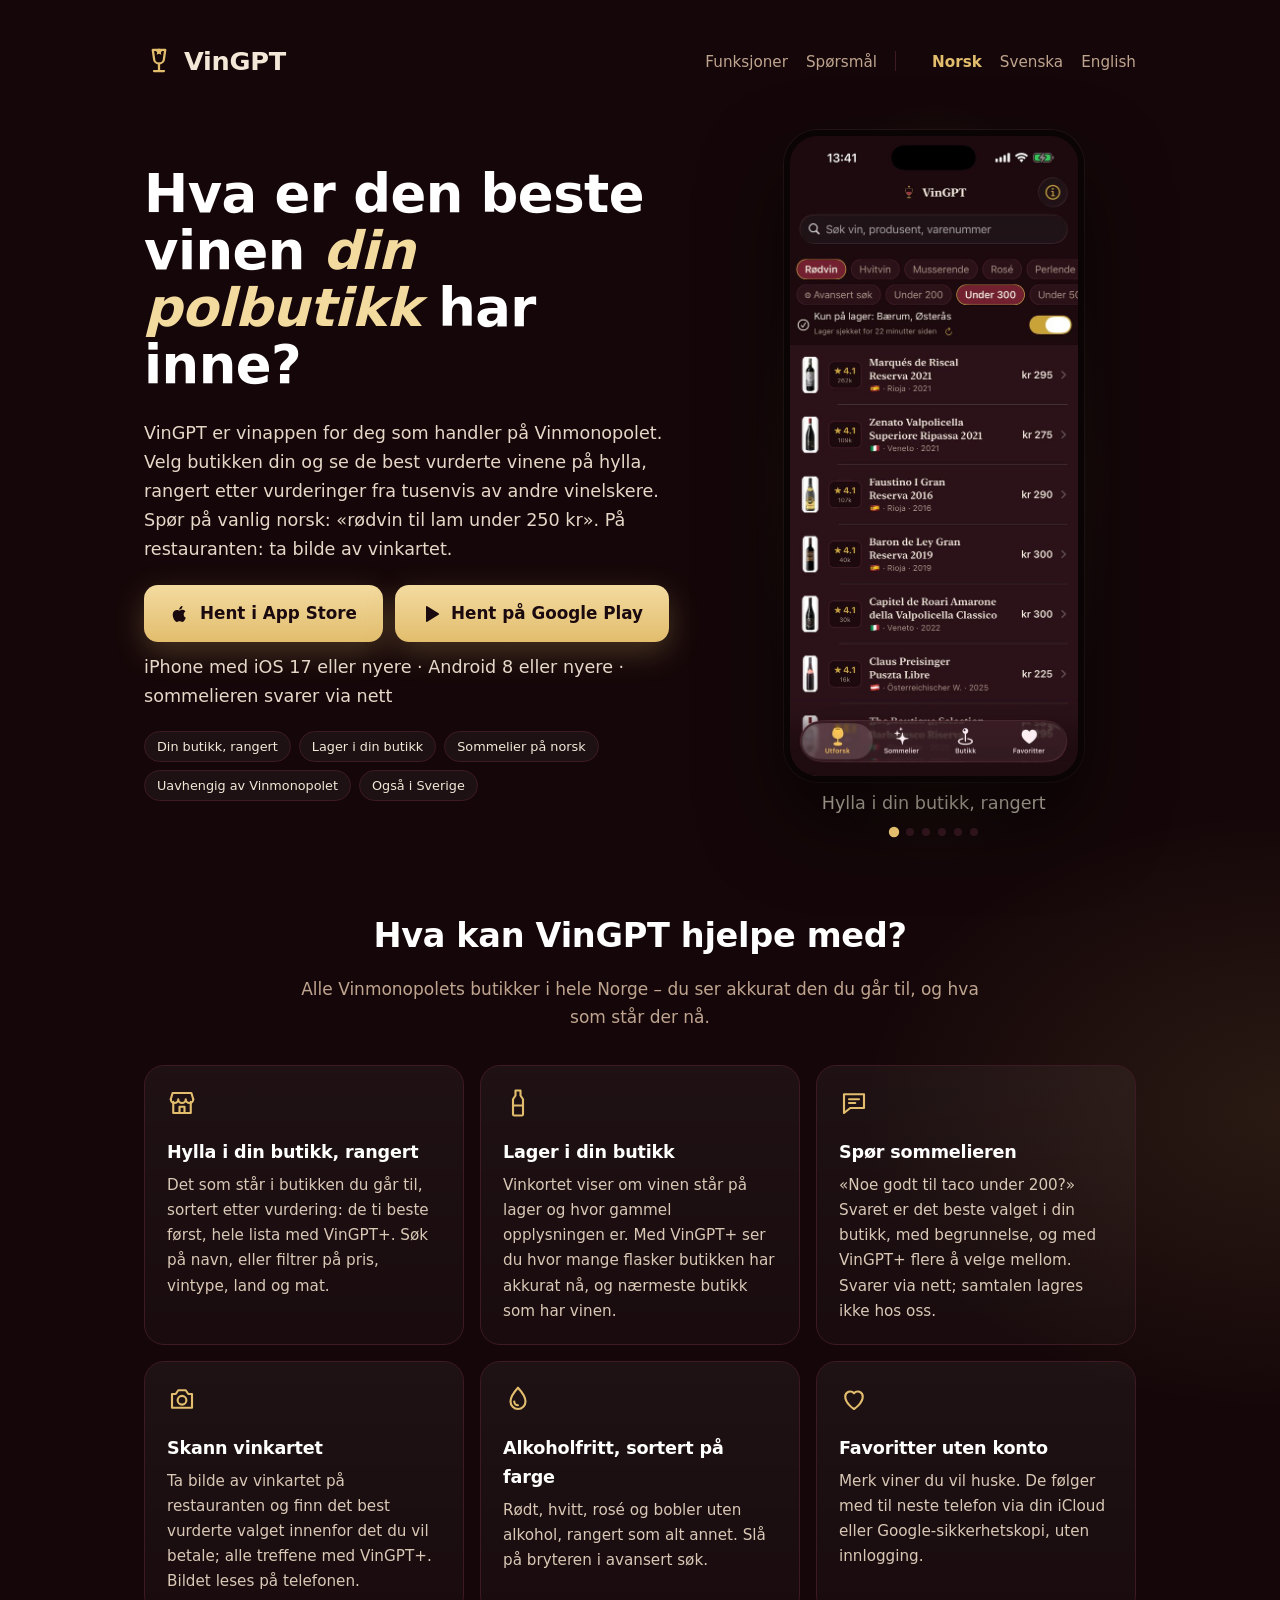
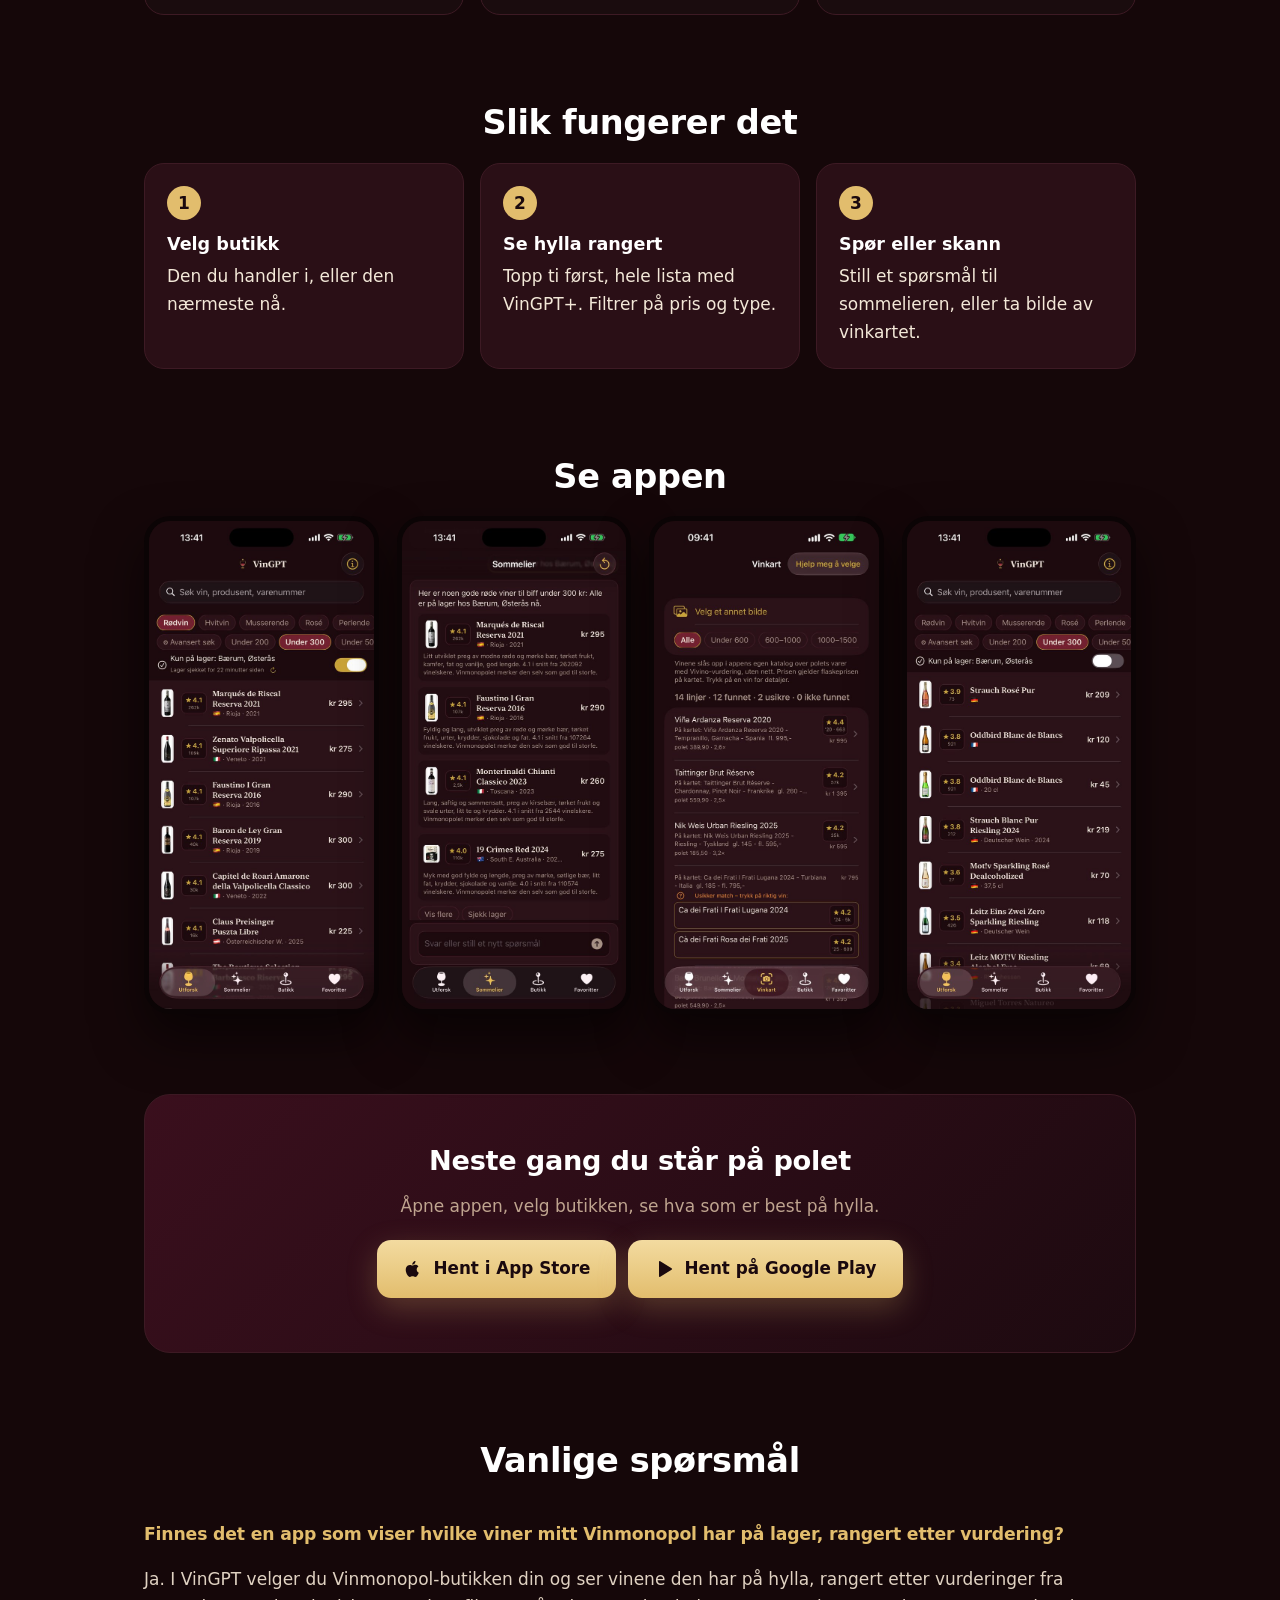
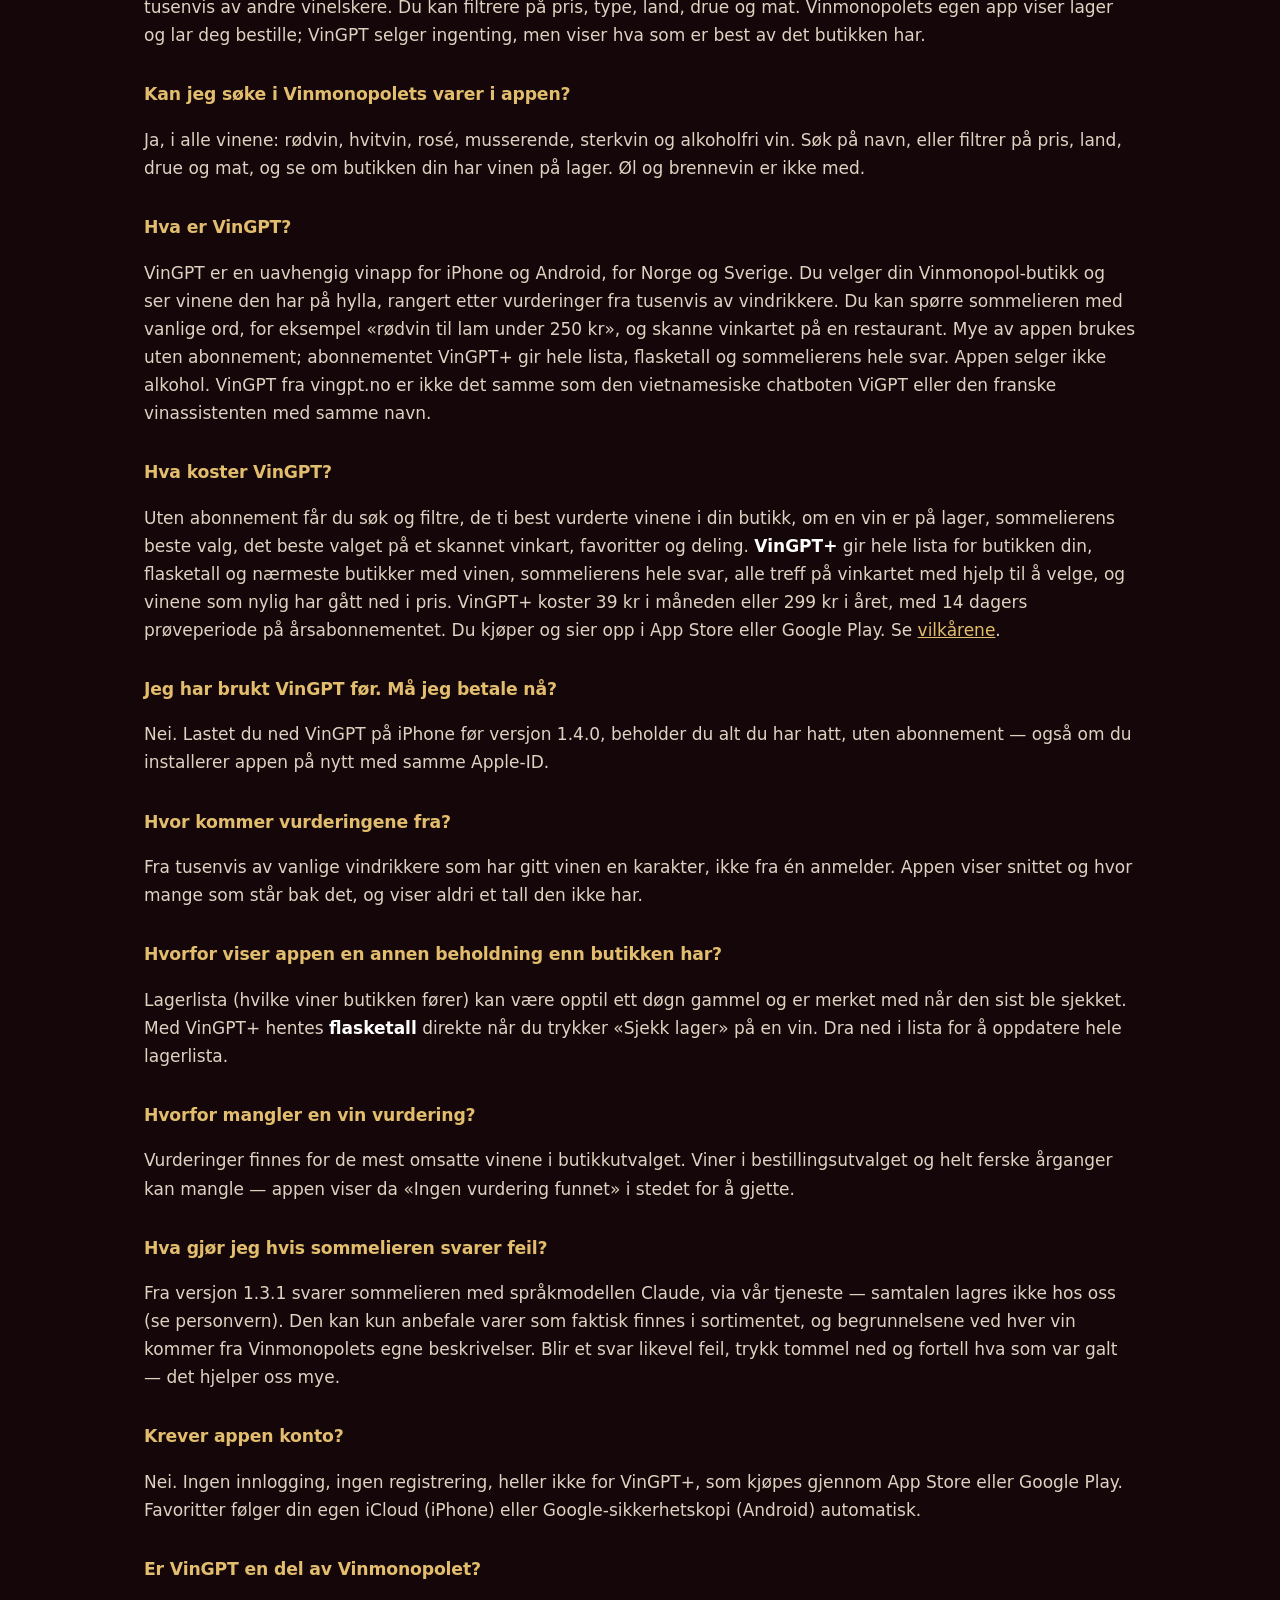
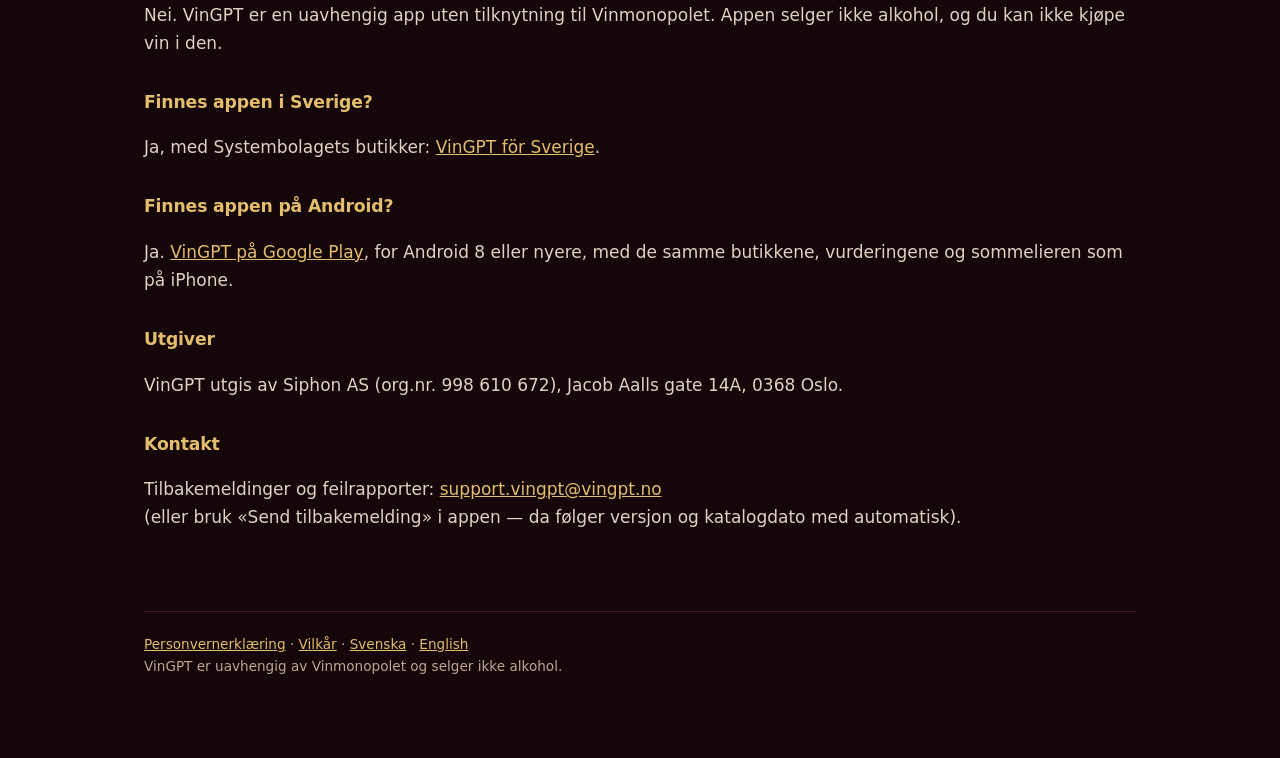
<file: index.html>
<!doctype html>
<html lang="nb">
<head>
<meta charset="utf-8">
<meta name="viewport" content="width=device-width, initial-scale=1">
<title>VinGPT – vinapp som rangerer vinene på Vinmonopolet</title>
<meta name="description" content="Søk i alle Vinmonopolets viner og se hva din butikk har på lager, rangert etter vurdering. Spør sommelieren. iPhone og Android.">
<link rel="canonical" href="https://vingpt.no/">
<meta name="msvalidate.01" content="C880A6B9B083777A271F7337E14B123C">
<link rel="alternate" hreflang="nb" href="https://vingpt.no/">
<link rel="alternate" hreflang="sv" href="https://vingpt.no/sv/">
<link rel="alternate" hreflang="en" href="https://vingpt.no/en/">
<link rel="alternate" hreflang="x-default" href="https://vingpt.no/en/">
<meta property="og:title" content="VinGPT — hva er den beste vinen din polbutikk har inne?">
<meta property="og:description" content="Det som står på hylla i din butikk, sortert etter hva tusenvis av folk faktisk synes. Spør: «rødvin til lam under 250 kr».">
<meta property="og:image" content="https://vingpt.no/godvin/kort.jpg">
<meta property="og:image:width" content="1200">
<meta property="og:image:height" content="630">
<meta property="og:type" content="website">
<meta property="og:url" content="https://vingpt.no/">
<meta property="og:locale" content="nb_NO">
<meta property="og:site_name" content="VinGPT">
<meta name="twitter:card" content="summary_large_image">
<meta name="apple-itunes-app" content="app-id=6796675360, affiliate-data=pt=129246957&ct=smartbanner">
<meta name="theme-color" content="#150709">
<link rel="icon" href="/favicon.ico" sizes="any">
<link rel="apple-touch-icon" href="/apple-touch-icon.png">
<link rel="stylesheet" href="felles.css?v=20261126">
<script src="/besok.js" defer></script>
<script type="application/ld+json">{"@context": "https://schema.org", "@type": "Organization", "@id": "https://vingpt.no/#utgiver", "name": "Siphon AS", "url": "https://vingpt.no/", "logo": "https://vingpt.no/ikon-512.png", "email": "support.vingpt@vingpt.no", "address": {"@type": "PostalAddress", "streetAddress": "Jacob Aalls gate 14A", "postalCode": "0368", "addressLocality": "Oslo", "addressCountry": "NO"}, "sameAs": ["https://virksomhet.brreg.no/nb/oppslag/enheter/998610672"]}</script>
<script type="application/ld+json">{"@context": "https://schema.org", "@type": "WebSite", "@id": "https://vingpt.no/#nettsted", "name": "VinGPT", "url": "https://vingpt.no/", "inLanguage": ["nb", "sv", "en"], "publisher": {"@id": "https://vingpt.no/#utgiver"}}</script>
<script type="application/ld+json">{"@context": "https://schema.org", "@type": "MobileApplication", "@id": "https://vingpt.no/#app", "name": "VinGPT", "alternateName": "VinGPT: vin på lager nær deg", "operatingSystem": "iOS 17, Android 8", "applicationCategory": "LifestyleApplication", "inLanguage": "nb", "url": "https://vingpt.no/", "installUrl": "https://apps.apple.com/no/app/id6796675360?pt=129246957&ct=nettside&mt=8", "description": "Søk i alle Vinmonopolets viner og se hva din butikk har på lager, rangert etter vurdering. Spør sommelieren. iPhone og Android.", "countriesSupported": "NO", "image": "https://vingpt.no/godvin/kort.jpg", "publisher": {"@id": "https://vingpt.no/#utgiver"}, "sameAs": ["https://apps.apple.com/no/app/id6796675360", "https://play.google.com/store/apps/details?id=no.vingpt.app"], "offers": [{"@type": "Offer", "price": "0", "priceCurrency": "NOK"}, {"@type": "Offer", "name": "VinGPT+ måned", "price": "39", "priceCurrency": "NOK"}, {"@type": "Offer", "name": "VinGPT+ år", "price": "299", "priceCurrency": "NOK"}]}</script>
<script type="application/ld+json">{"@context": "https://schema.org", "@type": "FAQPage", "inLanguage": "nb", "mainEntity": [{"@type": "Question", "name": "Finnes det en app som viser hvilke viner mitt Vinmonopol har på lager, rangert etter vurdering?", "acceptedAnswer": {"@type": "Answer", "text": "Ja. I VinGPT velger du Vinmonopol-butikken din og ser vinene den har på hylla, rangert etter vurderinger fra tusenvis av andre vinelskere. Du kan filtrere på pris, type, land, drue og mat. Vinmonopolets egen app viser lager og lar deg bestille; VinGPT selger ingenting, men viser hva som er best av det butikken har."}}, {"@type": "Question", "name": "Kan jeg søke i Vinmonopolets varer i appen?", "acceptedAnswer": {"@type": "Answer", "text": "Ja, i alle vinene: rødvin, hvitvin, rosé, musserende, sterkvin og alkoholfri vin. Søk på navn, eller filtrer på pris, land, drue og mat, og se om butikken din har vinen på lager. Øl og brennevin er ikke med."}}, {"@type": "Question", "name": "Hva er VinGPT?", "acceptedAnswer": {"@type": "Answer", "text": "VinGPT er en uavhengig vinapp for iPhone og Android, for Norge og Sverige. Du velger din Vinmonopol-butikk og ser vinene den har på hylla, rangert etter vurderinger fra tusenvis av vindrikkere. Du kan spørre sommelieren med vanlige ord, for eksempel «rødvin til lam under 250 kr», og skanne vinkartet på en restaurant. Mye av appen brukes uten abonnement; abonnementet VinGPT+ gir hele lista, flasketall og sommelierens hele svar. Appen selger ikke alkohol. VinGPT fra vingpt.no er ikke det samme som den vietnamesiske chatboten ViGPT eller den franske vinassistenten med samme navn."}}, {"@type": "Question", "name": "Hva koster VinGPT?", "acceptedAnswer": {"@type": "Answer", "text": "Uten abonnement får du søk og filtre, de ti best vurderte vinene i din butikk, om en vin er på lager, sommelierens beste valg, det beste valget på et skannet vinkart, favoritter og deling. VinGPT+ gir hele lista for butikken din, flasketall og nærmeste butikker med vinen, sommelierens hele svar, alle treff på vinkartet med hjelp til å velge, og vinene som nylig har gått ned i pris. VinGPT+ koster 39 kr i måneden eller 299 kr i året, med 14 dagers prøveperiode på årsabonnementet. Du kjøper og sier opp i App Store eller Google Play. Se vilkårene."}}, {"@type": "Question", "name": "Jeg har brukt VinGPT før. Må jeg betale nå?", "acceptedAnswer": {"@type": "Answer", "text": "Nei. Lastet du ned VinGPT på iPhone før versjon 1.4.0, beholder du alt du har hatt, uten abonnement — også om du installerer appen på nytt med samme Apple-ID."}}, {"@type": "Question", "name": "Hvor kommer vurderingene fra?", "acceptedAnswer": {"@type": "Answer", "text": "Fra tusenvis av vanlige vindrikkere som har gitt vinen en karakter, ikke fra én anmelder. Appen viser snittet og hvor mange som står bak det, og viser aldri et tall den ikke har."}}, {"@type": "Question", "name": "Hvorfor viser appen en annen beholdning enn butikken har?", "acceptedAnswer": {"@type": "Answer", "text": "Lagerlista (hvilke viner butikken fører) kan være opptil ett døgn gammel og er merket med når den sist ble sjekket. Med VinGPT+ hentes flasketall direkte når du trykker «Sjekk lager» på en vin. Dra ned i lista for å oppdatere hele lagerlista."}}, {"@type": "Question", "name": "Hvorfor mangler en vin vurdering?", "acceptedAnswer": {"@type": "Answer", "text": "Vurderinger finnes for de mest omsatte vinene i butikkutvalget. Viner i bestillingsutvalget og helt ferske årganger kan mangle — appen viser da «Ingen vurdering funnet» i stedet for å gjette."}}, {"@type": "Question", "name": "Hva gjør jeg hvis sommelieren svarer feil?", "acceptedAnswer": {"@type": "Answer", "text": "Fra versjon 1.3.1 svarer sommelieren med språkmodellen Claude, via vår tjeneste — samtalen lagres ikke hos oss (se personvern). Den kan kun anbefale varer som faktisk finnes i sortimentet, og begrunnelsene ved hver vin kommer fra Vinmonopolets egne beskrivelser. Blir et svar likevel feil, trykk tommel ned og fortell hva som var galt — det hjelper oss mye."}}, {"@type": "Question", "name": "Krever appen konto?", "acceptedAnswer": {"@type": "Answer", "text": "Nei. Ingen innlogging, ingen registrering, heller ikke for VinGPT+, som kjøpes gjennom App Store eller Google Play. Favoritter følger din egen iCloud (iPhone) eller Google-sikkerhetskopi (Android) automatisk."}}, {"@type": "Question", "name": "Er VinGPT en del av Vinmonopolet?", "acceptedAnswer": {"@type": "Answer", "text": "Nei. VinGPT er en uavhengig app uten tilknytning til Vinmonopolet. Appen selger ikke alkohol, og du kan ikke kjøpe vin i den."}}, {"@type": "Question", "name": "Finnes appen i Sverige?", "acceptedAnswer": {"@type": "Answer", "text": "Ja, med Systembolagets butikker: VinGPT för Sverige."}}, {"@type": "Question", "name": "Finnes appen på Android?", "acceptedAnswer": {"@type": "Answer", "text": "Ja. VinGPT på Google Play, for Android 8 eller nyere, med de samme butikkene, vurderingene og sommelieren som på iPhone."}}]}</script>
</head>
<body>
<main>

<div class="topp">
<a class="merke" href="./"><svg viewBox="0 0 24 24" fill="none" stroke="#e2bd6d" stroke-width="1.8" stroke-linecap="round" stroke-linejoin="round"><path d="M7 3h10l-1 7a4 4 0 0 1-8 0z"/><path d="M12 14v6M8 20h8"/><path d="M12 1.5l.9 1.8 2 .3-1.4 1.4.3 2-1.8-.9-1.8.9.3-2L9.1 3.6l2-.3z" fill="#e2bd6d" stroke="none"/></svg><span class="merkenavn">VinGPT</span></a>
<nav><a class="anker" href="#funksjoner">Funksjoner</a><a class="anker" href="#faq">Spørsmål</a><span class="sprak"><a lang="nb" hreflang="nb" href="./" aria-current="page">Norsk</a><a lang="sv" hreflang="sv" href="sv/">Svenska</a><a lang="en" hreflang="en" href="en/">English</a></span></nav>
</div>

<header class="hero">
<div>
<h1 class="lofte">Hva er den beste vinen <em>din polbutikk</em> har inne?</h1>
<p>VinGPT er vinappen for deg som handler på Vinmonopolet. Velg butikken din og se de best vurderte vinene på hylla, rangert etter vurderinger fra tusenvis av andre vinelskere. Spør på vanlig norsk: «rødvin til lam under 250 kr». På restauranten: ta bilde av vinkartet.</p>
<div class="knapper"><a class="appstore" href="https://apps.apple.com/no/app/id6796675360?pt=129246957&amp;ct=nettside&amp;mt=8"><svg viewBox="0 0 24 24" fill="currentColor"><path d="M16.4 12.6c0-2.4 2-3.6 2.1-3.7-1.1-1.7-2.9-1.9-3.5-1.9-1.5-.2-2.9.9-3.7.9-.8 0-1.9-.9-3.2-.8-1.6 0-3.1 1-4 2.4-1.7 3-.4 7.3 1.2 9.7.8 1.2 1.8 2.5 3 2.4 1.2 0 1.7-.8 3.2-.8s1.9.8 3.2.8 2.1-1.2 2.9-2.4c.9-1.4 1.3-2.7 1.3-2.8 0 0-2.5-1-2.5-3.8zM14 5.4c.7-.8 1.1-1.9 1-3-1 0-2.1.7-2.8 1.5-.6.7-1.2 1.8-1 2.9 1.1.1 2.2-.6 2.8-1.4z"/></svg>Hent i App Store</a><a class="appstore play" href="https://play.google.com/store/apps/details?id=no.vingpt.app&amp;referrer=utm_source%3Dnettside"><svg viewBox="0 0 24 24" fill="currentColor" aria-hidden="true"><path d="M6 3.6v16.8a1 1 0 0 0 1.5.86l13.6-8.4a1 1 0 0 0 0-1.72L7.5 2.74A1 1 0 0 0 6 3.6z"/></svg>Hent på Google Play</a></div>
<p class="krav">iPhone med iOS 17 eller nyere · Android 8 eller nyere · sommelieren svarer via nett</p>
<ul class="merker"><li>Din butikk, rangert</li><li>Lager i din butikk</li><li>Sommelier på norsk</li><li>Uavhengig av Vinmonopolet</li><li>Også i Sverige</li></ul>
</div>
<div class="telefon"><div class="skjermer"><img src="bilder/no/1-utforsk.jpg" width="600" height="1303" alt="Hovedskjermen: rødviner under 300 kr på hylla i din butikk, rangert etter vurdering" data-tekst="Hylla i din butikk, rangert" class="aktiv"><img src="bilder/no/4-sommelier.jpg" width="600" height="1303" alt="Sommelieren svarer med viner som står i din butikk" data-tekst="Spør sommelieren om maten" loading="lazy"><img src="bilder/no/3-vinkart.jpg" width="600" height="1303" alt="Vinkartet fotografert og rangert" data-tekst="Skann vinkartet på restauranten" loading="lazy"><img src="bilder/no/2-vinkort.jpg" width="600" height="1303" alt="Vinkortet med vurdering, pris og flasker på lager" data-tekst="Vurdering, pris og lager per flaske" loading="lazy"><img src="bilder/no/5-alkoholfritt.jpg" width="600" height="1303" alt="Alkoholfrie viner rangert" data-tekst="Alkoholfritt, sortert på farge" loading="lazy"><img src="bilder/no/6-butikk.jpg" width="600" height="1303" alt="Butikkvelgeren" data-tekst="Velg butikken din" loading="lazy"></div><p class="bildetekst" aria-live="polite">Hylla i din butikk, rangert</p><div class="prikker"><button type="button" data-i="0" aria-label="Hylla i din butikk, rangert" class="aktiv"></button><button type="button" data-i="1" aria-label="Spør sommelieren om maten"></button><button type="button" data-i="2" aria-label="Skann vinkartet på restauranten"></button><button type="button" data-i="3" aria-label="Vurdering, pris og lager per flaske"></button><button type="button" data-i="4" aria-label="Alkoholfritt, sortert på farge"></button><button type="button" data-i="5" aria-label="Velg butikken din"></button></div></div>
</header>

<section id="funksjoner">
<h2 class="seksjon">Hva kan VinGPT hjelpe med?</h2>
<p class="ingress">Alle Vinmonopolets butikker i hele Norge – du ser akkurat den du går til, og hva som står der nå.</p>
<div class="kort">
<div><svg viewBox="0 0 24 24" fill="none" stroke="currentColor" stroke-width="1.7" stroke-linecap="round" stroke-linejoin="round"><path d="M3 9l1.5-5h15L21 9"/><path d="M3 9a3 3 0 0 0 6 0 3 3 0 0 0 6 0 3 3 0 0 0 6 0"/><path d="M5 11v9h14v-9"/><path d="M10 20v-5h4v5"/></svg><h3>Hylla i din butikk, rangert</h3><p>Det som står i butikken du går til, sortert etter vurdering: de ti beste først, hele lista med VinGPT+. Søk på navn, eller filtrer på pris, vintype, land og mat.</p></div><div><svg viewBox="0 0 24 24" fill="none" stroke="currentColor" stroke-width="1.7" stroke-linecap="round" stroke-linejoin="round"><path d="M10 2h4v4l2 3v12a1 1 0 0 1-1 1H9a1 1 0 0 1-1-1V9l2-3z"/><path d="M8 14h8"/></svg><h3>Lager i din butikk</h3><p>Vinkortet viser om vinen står på lager og hvor gammel opplysningen er. Med VinGPT+ ser du hvor mange flasker butikken har akkurat nå, og nærmeste butikk som har vinen.</p></div><div><svg viewBox="0 0 24 24" fill="none" stroke="currentColor" stroke-width="1.7" stroke-linecap="round" stroke-linejoin="round"><path d="M4 5h16v11H9l-5 4z"/><path d="M8 9h8M8 12h5"/></svg><h3>Spør sommelieren</h3><p>«Noe godt til taco under 200?» Svaret er det beste valget i din butikk, med begrunnelse, og med VinGPT+ flere å velge mellom. Svarer via nett; samtalen lagres ikke hos oss.</p></div><div><svg viewBox="0 0 24 24" fill="none" stroke="currentColor" stroke-width="1.7" stroke-linecap="round" stroke-linejoin="round"><path d="M4 8h3l2-3h6l2 3h3v11H4z"/><circle cx="12" cy="13" r="3.5"/></svg><h3>Skann vinkartet</h3><p>Ta bilde av vinkartet på restauranten og finn det best vurderte valget innenfor det du vil betale; alle treffene med VinGPT+. Bildet leses på telefonen.</p></div><div><svg viewBox="0 0 24 24" fill="none" stroke="currentColor" stroke-width="1.7" stroke-linecap="round" stroke-linejoin="round"><path d="M12 3s6 6.5 6 11a6 6 0 0 1-12 0c0-4.5 6-11 6-11z"/><path d="M9 14a3 3 0 0 0 3 3"/></svg><h3>Alkoholfritt, sortert på farge</h3><p>Rødt, hvitt, rosé og bobler uten alkohol, rangert som alt annet. Slå på bryteren i avansert søk.</p></div><div><svg viewBox="0 0 24 24" fill="none" stroke="currentColor" stroke-width="1.7" stroke-linecap="round" stroke-linejoin="round"><path d="M12 20s-7-4.4-7-10a4 4 0 0 1 7-2.6A4 4 0 0 1 19 10c0 5.6-7 10-7 10z"/></svg><h3>Favoritter uten konto</h3><p>Merk viner du vil huske. De følger med til neste telefon via din iCloud eller Google-sikkerhetskopi, uten innlogging.</p></div>
</div>
</section>

<section>
<h2 class="seksjon">Slik fungerer det</h2>
<ol class="steg">
<li><strong>Velg butikk</strong>Den du handler i, eller den nærmeste nå.</li><li><strong>Se hylla rangert</strong>Topp ti først, hele lista med VinGPT+. Filtrer på pris og type.</li><li><strong>Spør eller skann</strong>Still et spørsmål til sommelieren, eller ta bilde av vinkartet.</li>
</ol>
</section>

<section>
<h2 class="seksjon">Se appen</h2>
<div class="bilder">
<img src="bilder/no/1-utforsk.jpg" width="600" height="1303" alt="Hovedskjermen: rødviner under 300 kr på hylla i din butikk, rangert etter vurdering" loading="lazy">
<img src="bilder/no/4-sommelier.jpg" width="600" height="1303" alt="Sommelieren svarer på «rødvin til biff under 300 kr» med viner fra din butikk" loading="lazy">
<img src="bilder/no/3-vinkart.jpg" width="600" height="1303" alt="Skannet vinkart fra en restaurant, rangert etter vurdering innenfor prisramme" loading="lazy">
<img src="bilder/no/5-alkoholfritt.jpg" width="600" height="1303" alt="Alkoholfrie viner sortert på rødt, hvitt, rosé og bobler" loading="lazy">
</div>
</section>

<section class="band">
<p class="lofte">Neste gang du står på polet</p>
<p>Åpne appen, velg butikken, se hva som er best på hylla.</p>
<div class="knapper"><a class="appstore" href="https://apps.apple.com/no/app/id6796675360?pt=129246957&amp;ct=nettside&amp;mt=8"><svg viewBox="0 0 24 24" fill="currentColor"><path d="M16.4 12.6c0-2.4 2-3.6 2.1-3.7-1.1-1.7-2.9-1.9-3.5-1.9-1.5-.2-2.9.9-3.7.9-.8 0-1.9-.9-3.2-.8-1.6 0-3.1 1-4 2.4-1.7 3-.4 7.3 1.2 9.7.8 1.2 1.8 2.5 3 2.4 1.2 0 1.7-.8 3.2-.8s1.9.8 3.2.8 2.1-1.2 2.9-2.4c.9-1.4 1.3-2.7 1.3-2.8 0 0-2.5-1-2.5-3.8zM14 5.4c.7-.8 1.1-1.9 1-3-1 0-2.1.7-2.8 1.5-.6.7-1.2 1.8-1 2.9 1.1.1 2.2-.6 2.8-1.4z"/></svg>Hent i App Store</a><a class="appstore play" href="https://play.google.com/store/apps/details?id=no.vingpt.app&amp;referrer=utm_source%3Dnettside"><svg viewBox="0 0 24 24" fill="currentColor" aria-hidden="true"><path d="M6 3.6v16.8a1 1 0 0 0 1.5.86l13.6-8.4a1 1 0 0 0 0-1.72L7.5 2.74A1 1 0 0 0 6 3.6z"/></svg>Hent på Google Play</a></div>
</section>

<section id="faq" class="faq">
<h2 class="seksjon">Vanlige spørsmål</h2>
<h3>Finnes det en app som viser hvilke viner mitt Vinmonopol har på lager, rangert etter vurdering?</h3>
<p>Ja. I VinGPT velger du Vinmonopol-butikken din og ser vinene den har på hylla, rangert etter vurderinger fra tusenvis av andre vinelskere. Du kan filtrere på pris, type, land, drue og mat. Vinmonopolets egen app viser lager og lar deg bestille; VinGPT selger ingenting, men viser hva som er best av det butikken har.</p>
<h3>Kan jeg søke i Vinmonopolets varer i appen?</h3>
<p>Ja, i alle vinene: rødvin, hvitvin, rosé, musserende, sterkvin og alkoholfri vin. Søk på navn, eller filtrer på pris, land, drue og mat, og se om butikken din har vinen på lager. Øl og brennevin er ikke med.</p>
<h3>Hva er VinGPT?</h3>
<p>VinGPT er en uavhengig vinapp for iPhone og Android, for Norge og Sverige. Du velger din Vinmonopol-butikk og ser vinene den har på hylla, rangert etter vurderinger fra tusenvis av vindrikkere. Du kan spørre sommelieren med vanlige ord, for eksempel «rødvin til lam under 250 kr», og skanne vinkartet på en restaurant. Mye av appen brukes uten abonnement; abonnementet VinGPT+ gir hele lista, flasketall og sommelierens hele svar. Appen selger ikke alkohol. VinGPT fra vingpt.no er ikke det samme som den vietnamesiske chatboten ViGPT eller den franske vinassistenten med samme navn.</p>
<h3>Hva koster VinGPT?</h3>
<p>Uten abonnement får du søk og filtre, de ti best vurderte vinene i din butikk, om en vin er på lager, sommelierens beste valg, det beste valget på et skannet vinkart, favoritter og deling. <strong>VinGPT+</strong> gir hele lista for butikken din, flasketall og nærmeste butikker med vinen, sommelierens hele svar, alle treff på vinkartet med hjelp til å velge, og vinene som nylig har gått ned i pris. VinGPT+ koster 39 kr i måneden eller 299 kr i året, med 14 dagers prøveperiode på årsabonnementet. Du kjøper og sier opp i App Store eller Google Play. Se <a href="vilkar/">vilkårene</a>.</p>
<h3>Jeg har brukt VinGPT før. Må jeg betale nå?</h3>
<p>Nei. Lastet du ned VinGPT på iPhone før versjon 1.4.0, beholder du alt du har hatt, uten abonnement — også om du installerer appen på nytt med samme Apple-ID.</p>
<h3>Hvor kommer vurderingene fra?</h3>
<p>Fra tusenvis av vanlige vindrikkere som har gitt vinen en karakter, ikke fra én anmelder. Appen viser snittet og hvor mange som står bak det, og viser aldri et tall den ikke har.</p>
<h3>Hvorfor viser appen en annen beholdning enn butikken har?</h3>
<p>Lagerlista (hvilke viner butikken fører) kan være opptil ett døgn gammel og er merket med når den sist ble sjekket. Med VinGPT+ hentes <strong>flasketall</strong> direkte når du trykker «Sjekk lager» på en vin. Dra ned i lista for å oppdatere hele lagerlista.</p>
<h3>Hvorfor mangler en vin vurdering?</h3>
<p>Vurderinger finnes for de mest omsatte vinene i butikkutvalget. Viner i bestillingsutvalget og helt ferske årganger kan mangle — appen viser da «Ingen vurdering funnet» i stedet for å gjette.</p>
<h3>Hva gjør jeg hvis sommelieren svarer feil?</h3>
<p>Fra versjon 1.3.1 svarer sommelieren med språkmodellen Claude, via vår tjeneste — samtalen lagres ikke hos oss (se personvern). Den kan kun anbefale varer som faktisk finnes i sortimentet, og begrunnelsene ved hver vin kommer fra Vinmonopolets egne beskrivelser. Blir et svar likevel feil, trykk tommel ned og fortell hva som var galt — det hjelper oss mye.</p>
<h3>Krever appen konto?</h3>
<p>Nei. Ingen innlogging, ingen registrering, heller ikke for VinGPT+, som kjøpes gjennom App Store eller Google Play. Favoritter følger din egen iCloud (iPhone) eller Google-sikkerhetskopi (Android) automatisk.</p>
<h3>Er VinGPT en del av Vinmonopolet?</h3>
<p>Nei. VinGPT er en uavhengig app uten tilknytning til Vinmonopolet. Appen selger ikke alkohol, og du kan ikke kjøpe vin i den.</p>
<h3>Finnes appen i Sverige?</h3>
<p>Ja, med Systembolagets butikker: <a href="sv/">VinGPT för Sverige</a>.</p>
<h3>Finnes appen på Android?</h3>
<p>Ja. <a href="https://play.google.com/store/apps/details?id=no.vingpt.app&referrer=utm_source%3Dnettside">VinGPT på Google Play</a>, for Android 8 eller nyere, med de samme butikkene, vurderingene og sommelieren som på iPhone.</p>
<h3>Utgiver</h3>
<p>VinGPT utgis av Siphon AS (org.nr. 998 610 672), Jacob Aalls gate 14A, 0368 Oslo.</p>
<h3>Kontakt</h3>
<p>Tilbakemeldinger og feilrapporter: <a href="mailto:support.vingpt@vingpt.no">support.vingpt@vingpt.no</a><br>(eller bruk «Send tilbakemelding» i appen — da følger versjon og katalogdato med automatisk).</p>
</section>

<footer>
<a href="personvern/">Personvernerklæring</a> · <a href="vilkar/">Vilkår</a> · <a href="sv/" lang="sv">Svenska</a> · <a href="en/" lang="en">English</a><br>
VinGPT er uavhengig av Vinmonopolet og selger ikke alkohol.
</footer>
</main>
<script>
(function(){var b=document.querySelectorAll(".skjermer img"),p=document.querySelectorAll(".prikker button"),t=document.querySelector(".bildetekst"),tel=document.querySelector(".telefon"),i=0,k;
if(b.length<2)return;
function vis(n){b[i].classList.remove("aktiv");p[i].classList.remove("aktiv");i=n%b.length;b[i].classList.add("aktiv");p[i].classList.add("aktiv");t.textContent=b[i].dataset.tekst;}
function start(){if(!matchMedia("(prefers-reduced-motion: reduce)").matches)k=setInterval(function(){vis(i+1)},3500);}
function stopp(){clearInterval(k);}
p.forEach(function(x){x.addEventListener("click",function(){stopp();vis(+x.dataset.i);start();});});
tel.addEventListener("mouseenter",stopp);tel.addEventListener("mouseleave",start);start();})();
</script>
</body>
</html>
</file>
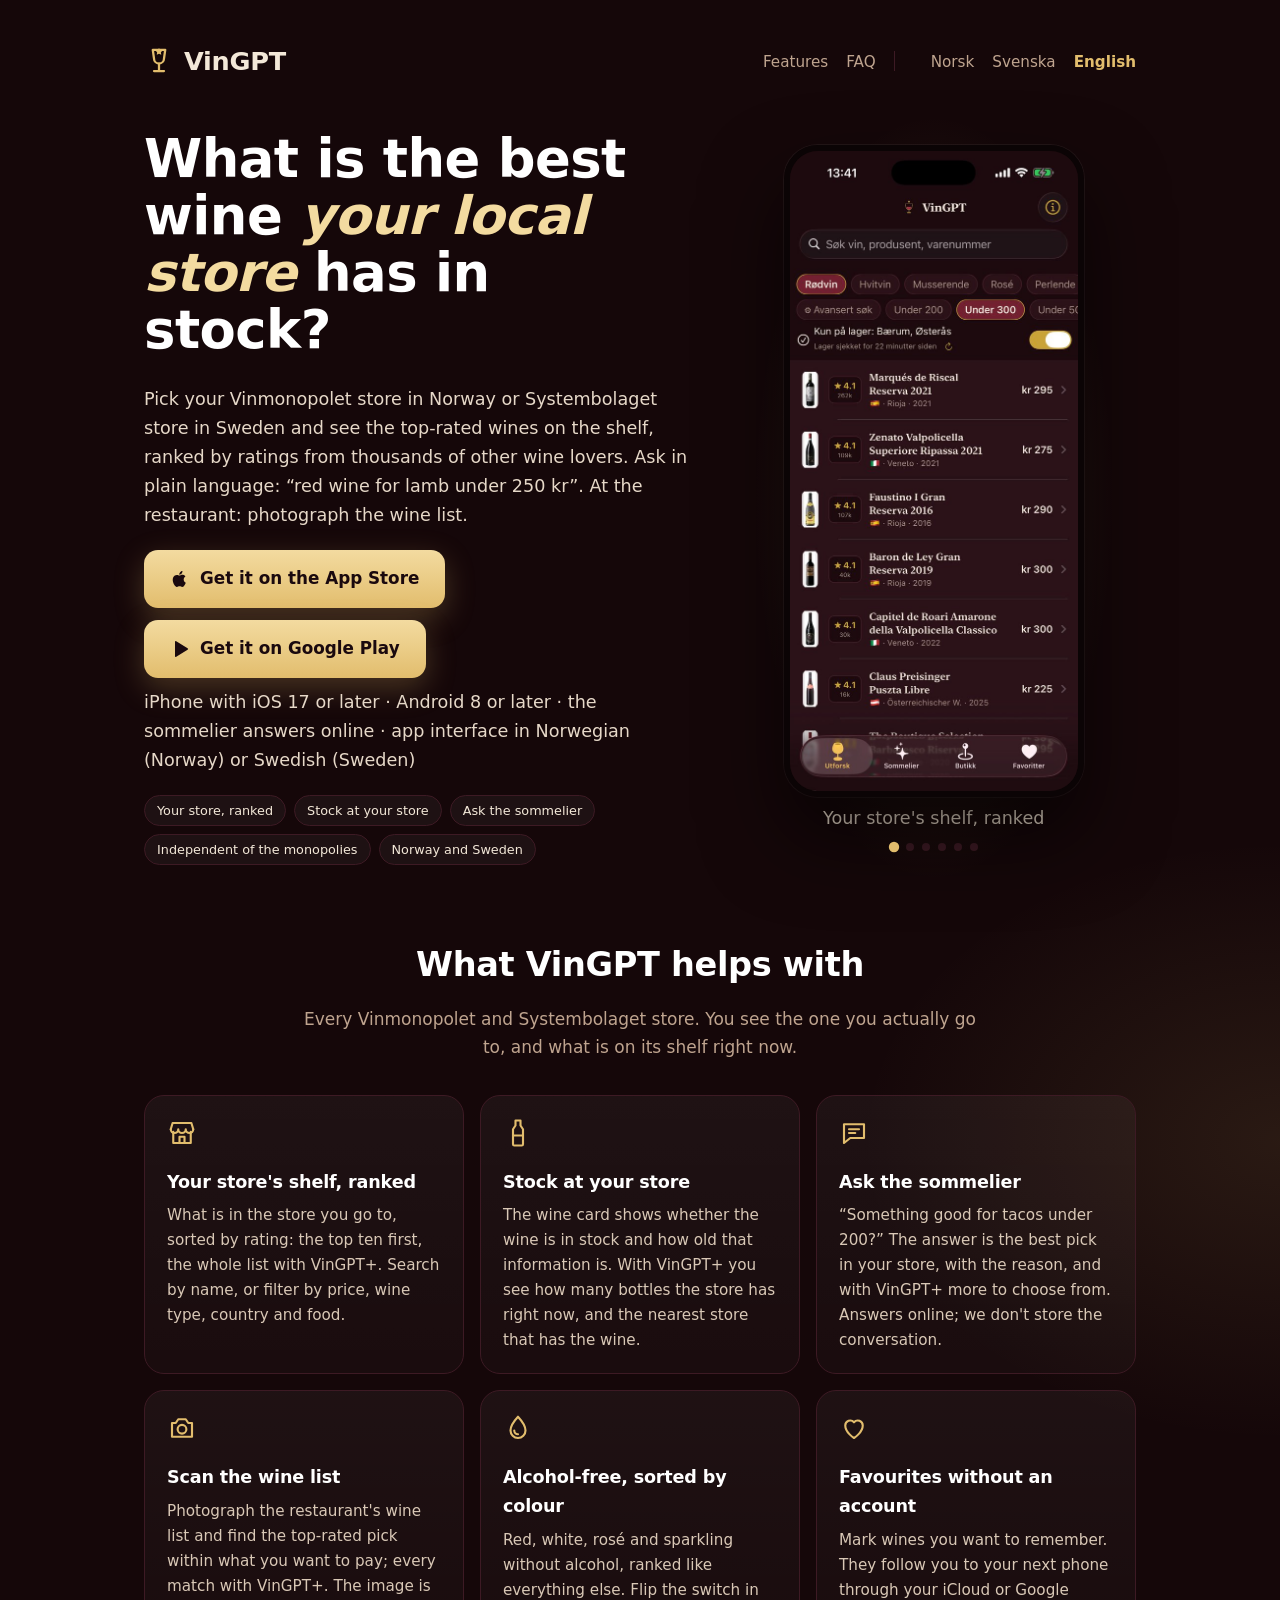
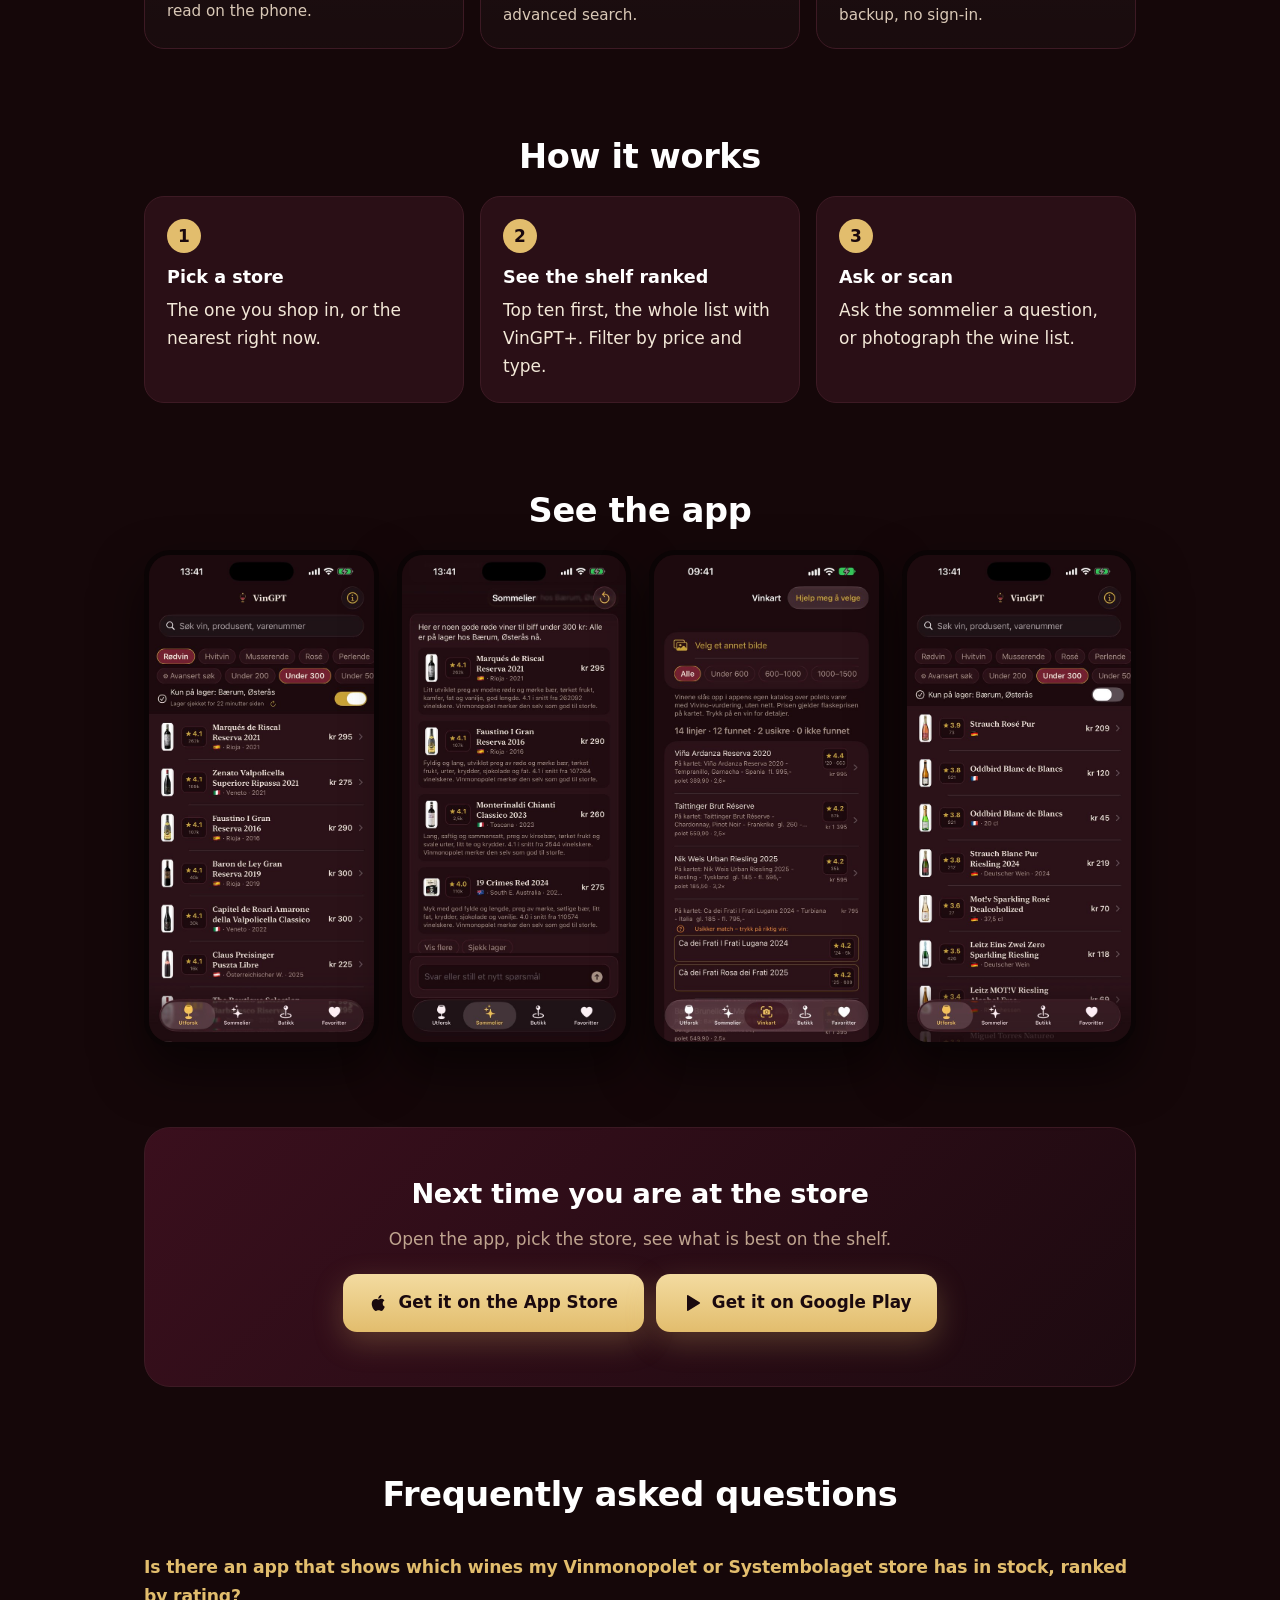
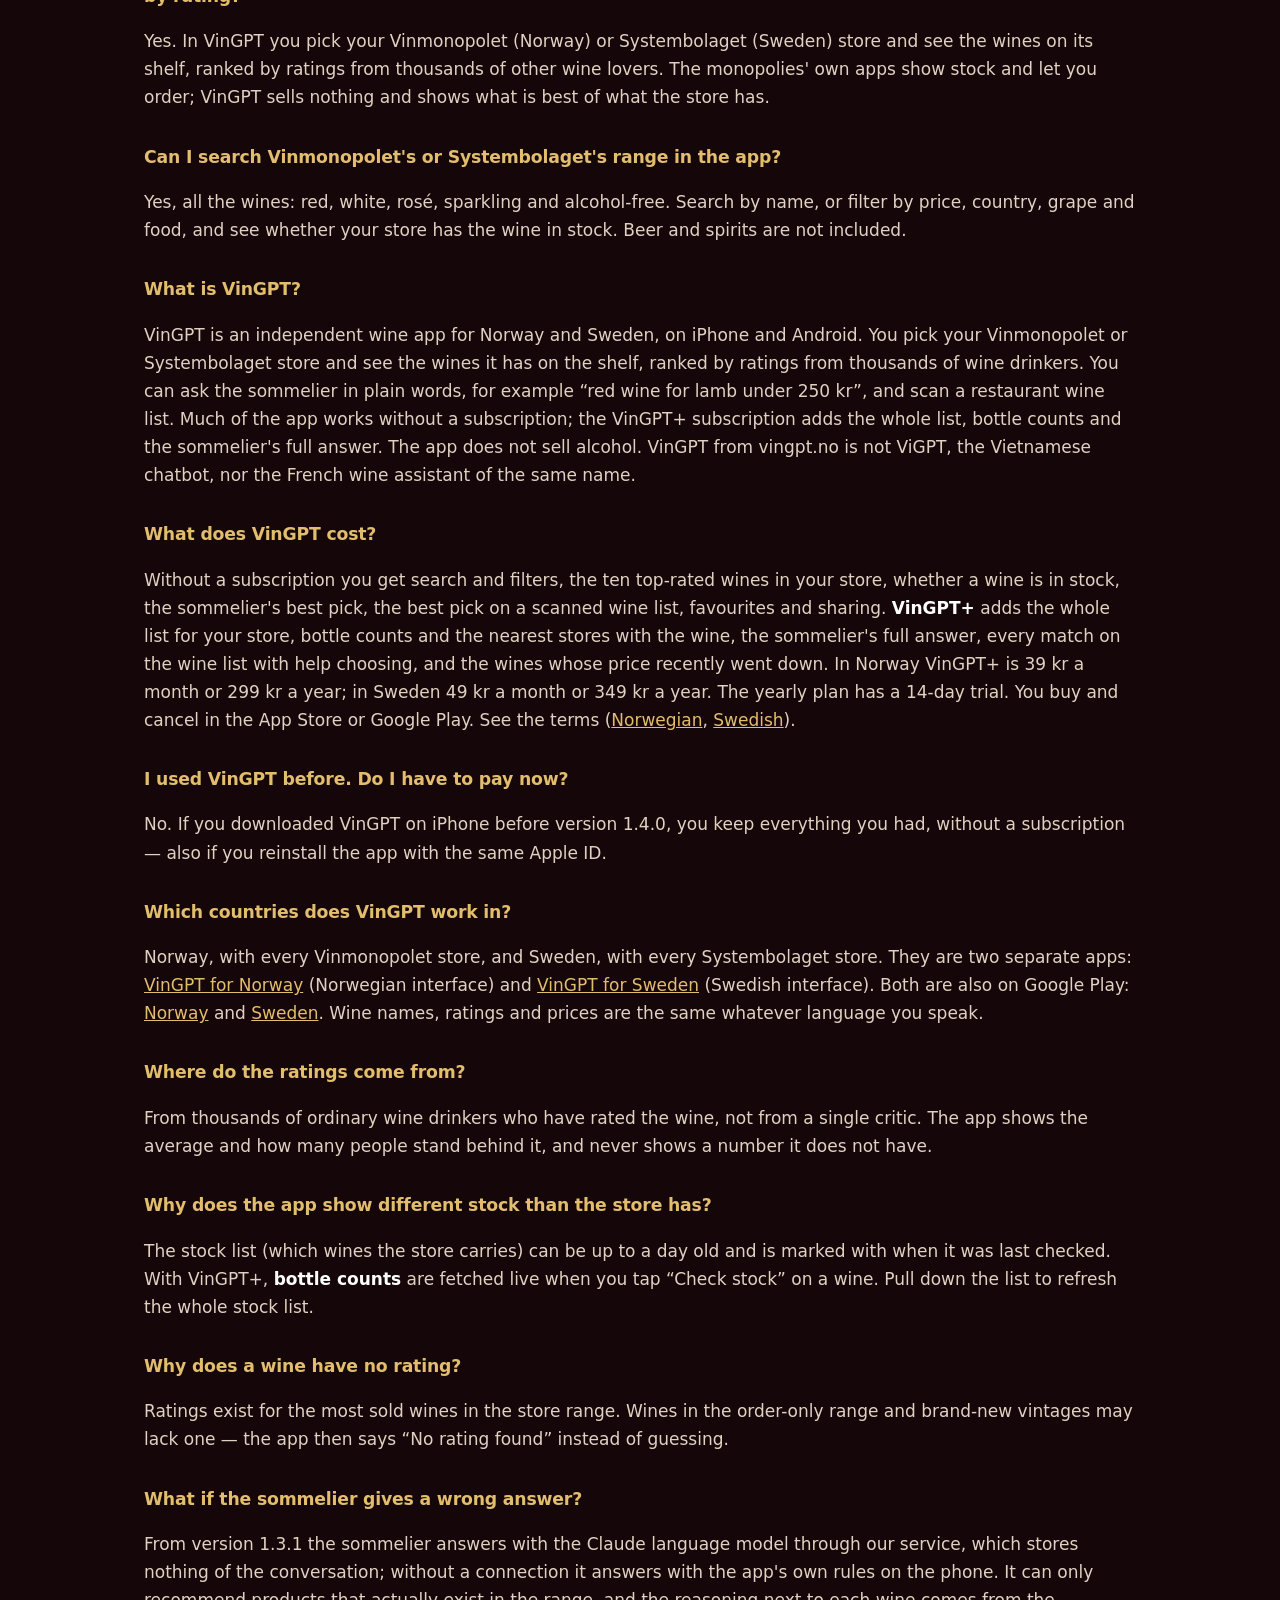
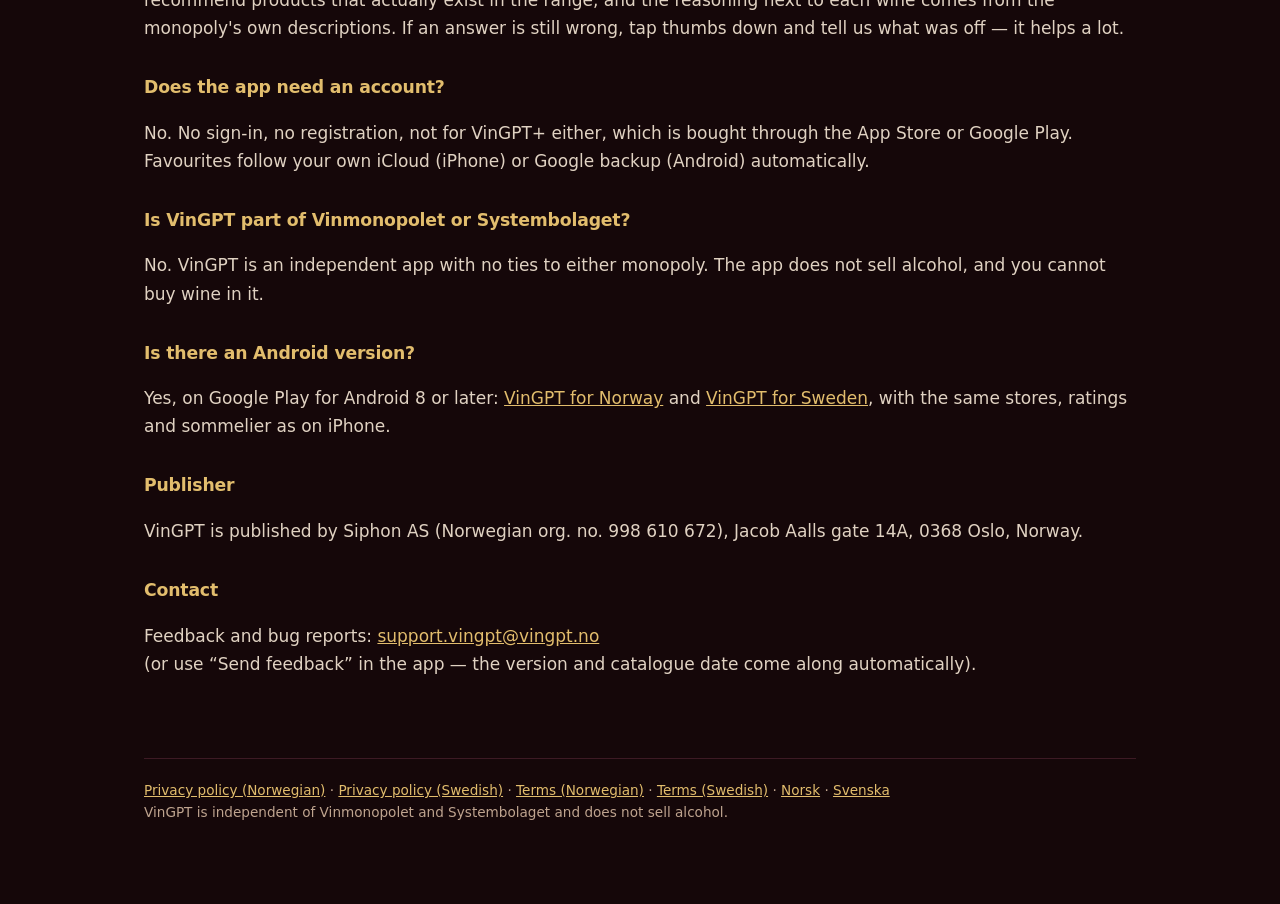
<file: en/index.html>
<!doctype html>
<html lang="en">
<head>
<meta charset="utf-8">
<meta name="viewport" content="width=device-width, initial-scale=1">
<title>VinGPT – wine app for Vinmonopolet and Systembolaget</title>
<meta name="description" content="Pick your Vinmonopolet or Systembolaget store and see the wines in stock ranked by ratings from thousands of wine lovers. iPhone and Android.">
<link rel="canonical" href="https://vingpt.no/en/">
<meta name="msvalidate.01" content="C880A6B9B083777A271F7337E14B123C">
<link rel="alternate" hreflang="nb" href="https://vingpt.no/">
<link rel="alternate" hreflang="sv" href="https://vingpt.no/sv/">
<link rel="alternate" hreflang="en" href="https://vingpt.no/en/">
<link rel="alternate" hreflang="x-default" href="https://vingpt.no/en/">
<meta property="og:title" content="VinGPT — what is the best wine your local Vinmonopolet or Systembolaget has in stock?">
<meta property="og:description" content="What is on the shelf of your store, ranked by what thousands of people actually think. Ask: “red wine for lamb under 250 kr”.">
<meta property="og:image" content="https://vingpt.no/godvin/kort.jpg">
<meta property="og:image:width" content="1200">
<meta property="og:image:height" content="630">
<meta property="og:type" content="website">
<meta property="og:url" content="https://vingpt.no/en/">
<meta property="og:locale" content="en_GB">
<meta property="og:site_name" content="VinGPT">
<meta name="twitter:card" content="summary_large_image">
<meta name="apple-itunes-app" content="app-id=6796675360, affiliate-data=pt=129246957&ct=smartbanner">
<meta name="theme-color" content="#150709">
<link rel="icon" href="/favicon.ico" sizes="any">
<link rel="apple-touch-icon" href="/apple-touch-icon.png">
<link rel="stylesheet" href="../felles.css?v=20261126">
<script src="/besok.js" defer></script>
<script type="application/ld+json">{"@context": "https://schema.org", "@type": "Organization", "@id": "https://vingpt.no/#utgiver", "name": "Siphon AS", "url": "https://vingpt.no/", "logo": "https://vingpt.no/ikon-512.png", "email": "support.vingpt@vingpt.no", "address": {"@type": "PostalAddress", "streetAddress": "Jacob Aalls gate 14A", "postalCode": "0368", "addressLocality": "Oslo", "addressCountry": "NO"}, "sameAs": ["https://virksomhet.brreg.no/nb/oppslag/enheter/998610672"]}</script>
<script type="application/ld+json">{"@context": "https://schema.org", "@type": "WebSite", "@id": "https://vingpt.no/#nettsted", "name": "VinGPT", "url": "https://vingpt.no/", "inLanguage": ["nb", "sv", "en"], "publisher": {"@id": "https://vingpt.no/#utgiver"}}</script>
<script type="application/ld+json">{"@context": "https://schema.org", "@type": "MobileApplication", "@id": "https://vingpt.no/en/#app", "name": "VinGPT", "alternateName": "VinGPT", "operatingSystem": "iOS 17, Android 8", "applicationCategory": "LifestyleApplication", "inLanguage": "en", "url": "https://vingpt.no/en/", "installUrl": "https://apps.apple.com/no/app/id6796675360?pt=129246957&ct=nettside&mt=8", "description": "Pick your Vinmonopolet or Systembolaget store and see the wines in stock ranked by ratings from thousands of wine lovers. iPhone and Android.", "countriesSupported": "NO, SE", "image": "https://vingpt.no/godvin/kort.jpg", "publisher": {"@id": "https://vingpt.no/#utgiver"}, "sameAs": ["https://apps.apple.com/no/app/id6796675360", "https://apps.apple.com/se/app/id6821568888", "https://play.google.com/store/apps/details?id=se.vingpt.app", "https://play.google.com/store/apps/details?id=no.vingpt.app"]}</script>
<script type="application/ld+json">{"@context": "https://schema.org", "@type": "FAQPage", "inLanguage": "en", "mainEntity": [{"@type": "Question", "name": "Is there an app that shows which wines my Vinmonopolet or Systembolaget store has in stock, ranked by rating?", "acceptedAnswer": {"@type": "Answer", "text": "Yes. In VinGPT you pick your Vinmonopolet (Norway) or Systembolaget (Sweden) store and see the wines on its shelf, ranked by ratings from thousands of other wine lovers. The monopolies' own apps show stock and let you order; VinGPT sells nothing and shows what is best of what the store has."}}, {"@type": "Question", "name": "Can I search Vinmonopolet's or Systembolaget's range in the app?", "acceptedAnswer": {"@type": "Answer", "text": "Yes, all the wines: red, white, rosé, sparkling and alcohol-free. Search by name, or filter by price, country, grape and food, and see whether your store has the wine in stock. Beer and spirits are not included."}}, {"@type": "Question", "name": "What is VinGPT?", "acceptedAnswer": {"@type": "Answer", "text": "VinGPT is an independent wine app for Norway and Sweden, on iPhone and Android. You pick your Vinmonopolet or Systembolaget store and see the wines it has on the shelf, ranked by ratings from thousands of wine drinkers. You can ask the sommelier in plain words, for example “red wine for lamb under 250 kr”, and scan a restaurant wine list. Much of the app works without a subscription; the VinGPT+ subscription adds the whole list, bottle counts and the sommelier's full answer. The app does not sell alcohol. VinGPT from vingpt.no is not ViGPT, the Vietnamese chatbot, nor the French wine assistant of the same name."}}, {"@type": "Question", "name": "What does VinGPT cost?", "acceptedAnswer": {"@type": "Answer", "text": "Without a subscription you get search and filters, the ten top-rated wines in your store, whether a wine is in stock, the sommelier's best pick, the best pick on a scanned wine list, favourites and sharing. VinGPT+ adds the whole list for your store, bottle counts and the nearest stores with the wine, the sommelier's full answer, every match on the wine list with help choosing, and the wines whose price recently went down. In Norway VinGPT+ is 39 kr a month or 299 kr a year; in Sweden 49 kr a month or 349 kr a year. The yearly plan has a 14-day trial. You buy and cancel in the App Store or Google Play. See the terms (Norwegian, Swedish)."}}, {"@type": "Question", "name": "I used VinGPT before. Do I have to pay now?", "acceptedAnswer": {"@type": "Answer", "text": "No. If you downloaded VinGPT on iPhone before version 1.4.0, you keep everything you had, without a subscription — also if you reinstall the app with the same Apple ID."}}, {"@type": "Question", "name": "Which countries does VinGPT work in?", "acceptedAnswer": {"@type": "Answer", "text": "Norway, with every Vinmonopolet store, and Sweden, with every Systembolaget store. They are two separate apps: VinGPT for Norway (Norwegian interface) and VinGPT for Sweden (Swedish interface). Both are also on Google Play: Norway and Sweden. Wine names, ratings and prices are the same whatever language you speak."}}, {"@type": "Question", "name": "Where do the ratings come from?", "acceptedAnswer": {"@type": "Answer", "text": "From thousands of ordinary wine drinkers who have rated the wine, not from a single critic. The app shows the average and how many people stand behind it, and never shows a number it does not have."}}, {"@type": "Question", "name": "Why does the app show different stock than the store has?", "acceptedAnswer": {"@type": "Answer", "text": "The stock list (which wines the store carries) can be up to a day old and is marked with when it was last checked. With VinGPT+, bottle counts are fetched live when you tap “Check stock” on a wine. Pull down the list to refresh the whole stock list."}}, {"@type": "Question", "name": "Why does a wine have no rating?", "acceptedAnswer": {"@type": "Answer", "text": "Ratings exist for the most sold wines in the store range. Wines in the order-only range and brand-new vintages may lack one — the app then says “No rating found” instead of guessing."}}, {"@type": "Question", "name": "What if the sommelier gives a wrong answer?", "acceptedAnswer": {"@type": "Answer", "text": "From version 1.3.1 the sommelier answers with the Claude language model through our service, which stores nothing of the conversation; without a connection it answers with the app's own rules on the phone. It can only recommend products that actually exist in the range, and the reasoning next to each wine comes from the monopoly's own descriptions. If an answer is still wrong, tap thumbs down and tell us what was off — it helps a lot."}}, {"@type": "Question", "name": "Does the app need an account?", "acceptedAnswer": {"@type": "Answer", "text": "No. No sign-in, no registration, not for VinGPT+ either, which is bought through the App Store or Google Play. Favourites follow your own iCloud (iPhone) or Google backup (Android) automatically."}}, {"@type": "Question", "name": "Is VinGPT part of Vinmonopolet or Systembolaget?", "acceptedAnswer": {"@type": "Answer", "text": "No. VinGPT is an independent app with no ties to either monopoly. The app does not sell alcohol, and you cannot buy wine in it."}}, {"@type": "Question", "name": "Is there an Android version?", "acceptedAnswer": {"@type": "Answer", "text": "Yes, on Google Play for Android 8 or later: VinGPT for Norway and VinGPT for Sweden, with the same stores, ratings and sommelier as on iPhone."}}]}</script>
</head>
<body>
<main>

<div class="topp">
<a class="merke" href="./"><svg viewBox="0 0 24 24" fill="none" stroke="#e2bd6d" stroke-width="1.8" stroke-linecap="round" stroke-linejoin="round"><path d="M7 3h10l-1 7a4 4 0 0 1-8 0z"/><path d="M12 14v6M8 20h8"/><path d="M12 1.5l.9 1.8 2 .3-1.4 1.4.3 2-1.8-.9-1.8.9.3-2L9.1 3.6l2-.3z" fill="#e2bd6d" stroke="none"/></svg><span class="merkenavn">VinGPT</span></a>
<nav><a class="anker" href="#funksjoner">Features</a><a class="anker" href="#faq">FAQ</a><span class="sprak"><a lang="nb" hreflang="nb" href="../">Norsk</a><a lang="sv" hreflang="sv" href="../sv/">Svenska</a><a lang="en" hreflang="en" href="../en/" aria-current="page">English</a></span></nav>
</div>

<header class="hero">
<div>
<h1 class="lofte">What is the best wine <em>your local store</em> has in stock?</h1>
<p>Pick your Vinmonopolet store in Norway or Systembolaget store in Sweden and see the top-rated wines on the shelf, ranked by ratings from thousands of other wine lovers. Ask in plain language: “red wine for lamb under 250 kr”. At the restaurant: photograph the wine list.</p>
<div class="knapper"><a class="appstore" href="https://apps.apple.com/no/app/id6796675360?pt=129246957&amp;ct=nettside&amp;mt=8"><svg viewBox="0 0 24 24" fill="currentColor"><path d="M16.4 12.6c0-2.4 2-3.6 2.1-3.7-1.1-1.7-2.9-1.9-3.5-1.9-1.5-.2-2.9.9-3.7.9-.8 0-1.9-.9-3.2-.8-1.6 0-3.1 1-4 2.4-1.7 3-.4 7.3 1.2 9.7.8 1.2 1.8 2.5 3 2.4 1.2 0 1.7-.8 3.2-.8s1.9.8 3.2.8 2.1-1.2 2.9-2.4c.9-1.4 1.3-2.7 1.3-2.8 0 0-2.5-1-2.5-3.8zM14 5.4c.7-.8 1.1-1.9 1-3-1 0-2.1.7-2.8 1.5-.6.7-1.2 1.8-1 2.9 1.1.1 2.2-.6 2.8-1.4z"/></svg>Get it on the App Store</a><a class="appstore play" href="https://play.google.com/store/apps/details?id=no.vingpt.app&amp;referrer=utm_source%3Dnettside"><svg viewBox="0 0 24 24" fill="currentColor" aria-hidden="true"><path d="M6 3.6v16.8a1 1 0 0 0 1.5.86l13.6-8.4a1 1 0 0 0 0-1.72L7.5 2.74A1 1 0 0 0 6 3.6z"/></svg>Get it on Google Play</a></div>
<p class="krav">iPhone with iOS 17 or later · Android 8 or later · the sommelier answers online · app interface in Norwegian (Norway) or Swedish (Sweden)</p>
<ul class="merker"><li>Your store, ranked</li><li>Stock at your store</li><li>Ask the sommelier</li><li>Independent of the monopolies</li><li>Norway and Sweden</li></ul>
</div>
<div class="telefon"><div class="skjermer"><img src="../bilder/no/1-utforsk.jpg" width="600" height="1303" alt="Home screen: red wines under 300 kr on the shelf of your store, ranked by rating" data-tekst="Your store&#x27;s shelf, ranked" class="aktiv"><img src="../bilder/no/4-sommelier.jpg" width="600" height="1303" alt="The sommelier answers with wines your store has in stock" data-tekst="Ask the sommelier about the food" loading="lazy"><img src="../bilder/no/3-vinkart.jpg" width="600" height="1303" alt="A photographed wine list, ranked" data-tekst="Scan the restaurant wine list" loading="lazy"><img src="../bilder/no/2-vinkort.jpg" width="600" height="1303" alt="Wine card with rating, price and bottles in stock" data-tekst="Rating, price and stock per bottle" loading="lazy"><img src="../bilder/no/5-alkoholfritt.jpg" width="600" height="1303" alt="Alcohol-free wines ranked" data-tekst="Alcohol-free, sorted by colour" loading="lazy"><img src="../bilder/no/6-butikk.jpg" width="600" height="1303" alt="The store picker" data-tekst="Pick your store" loading="lazy"></div><p class="bildetekst" aria-live="polite">Your store&#x27;s shelf, ranked</p><div class="prikker"><button type="button" data-i="0" aria-label="Your store&#x27;s shelf, ranked" class="aktiv"></button><button type="button" data-i="1" aria-label="Ask the sommelier about the food"></button><button type="button" data-i="2" aria-label="Scan the restaurant wine list"></button><button type="button" data-i="3" aria-label="Rating, price and stock per bottle"></button><button type="button" data-i="4" aria-label="Alcohol-free, sorted by colour"></button><button type="button" data-i="5" aria-label="Pick your store"></button></div></div>
</header>

<section id="funksjoner">
<h2 class="seksjon">What VinGPT helps with</h2>
<p class="ingress">Every Vinmonopolet and Systembolaget store. You see the one you actually go to, and what is on its shelf right now.</p>
<div class="kort">
<div><svg viewBox="0 0 24 24" fill="none" stroke="currentColor" stroke-width="1.7" stroke-linecap="round" stroke-linejoin="round"><path d="M3 9l1.5-5h15L21 9"/><path d="M3 9a3 3 0 0 0 6 0 3 3 0 0 0 6 0 3 3 0 0 0 6 0"/><path d="M5 11v9h14v-9"/><path d="M10 20v-5h4v5"/></svg><h3>Your store's shelf, ranked</h3><p>What is in the store you go to, sorted by rating: the top ten first, the whole list with VinGPT+. Search by name, or filter by price, wine type, country and food.</p></div><div><svg viewBox="0 0 24 24" fill="none" stroke="currentColor" stroke-width="1.7" stroke-linecap="round" stroke-linejoin="round"><path d="M10 2h4v4l2 3v12a1 1 0 0 1-1 1H9a1 1 0 0 1-1-1V9l2-3z"/><path d="M8 14h8"/></svg><h3>Stock at your store</h3><p>The wine card shows whether the wine is in stock and how old that information is. With VinGPT+ you see how many bottles the store has right now, and the nearest store that has the wine.</p></div><div><svg viewBox="0 0 24 24" fill="none" stroke="currentColor" stroke-width="1.7" stroke-linecap="round" stroke-linejoin="round"><path d="M4 5h16v11H9l-5 4z"/><path d="M8 9h8M8 12h5"/></svg><h3>Ask the sommelier</h3><p>“Something good for tacos under 200?” The answer is the best pick in your store, with the reason, and with VinGPT+ more to choose from. Answers online; we don't store the conversation.</p></div><div><svg viewBox="0 0 24 24" fill="none" stroke="currentColor" stroke-width="1.7" stroke-linecap="round" stroke-linejoin="round"><path d="M4 8h3l2-3h6l2 3h3v11H4z"/><circle cx="12" cy="13" r="3.5"/></svg><h3>Scan the wine list</h3><p>Photograph the restaurant's wine list and find the top-rated pick within what you want to pay; every match with VinGPT+. The image is read on the phone.</p></div><div><svg viewBox="0 0 24 24" fill="none" stroke="currentColor" stroke-width="1.7" stroke-linecap="round" stroke-linejoin="round"><path d="M12 3s6 6.5 6 11a6 6 0 0 1-12 0c0-4.5 6-11 6-11z"/><path d="M9 14a3 3 0 0 0 3 3"/></svg><h3>Alcohol-free, sorted by colour</h3><p>Red, white, rosé and sparkling without alcohol, ranked like everything else. Flip the switch in advanced search.</p></div><div><svg viewBox="0 0 24 24" fill="none" stroke="currentColor" stroke-width="1.7" stroke-linecap="round" stroke-linejoin="round"><path d="M12 20s-7-4.4-7-10a4 4 0 0 1 7-2.6A4 4 0 0 1 19 10c0 5.6-7 10-7 10z"/></svg><h3>Favourites without an account</h3><p>Mark wines you want to remember. They follow you to your next phone through your iCloud or Google backup, no sign-in.</p></div>
</div>
</section>

<section>
<h2 class="seksjon">How it works</h2>
<ol class="steg">
<li><strong>Pick a store</strong>The one you shop in, or the nearest right now.</li><li><strong>See the shelf ranked</strong>Top ten first, the whole list with VinGPT+. Filter by price and type.</li><li><strong>Ask or scan</strong>Ask the sommelier a question, or photograph the wine list.</li>
</ol>
</section>

<section>
<h2 class="seksjon">See the app</h2>
<div class="bilder">
<img src="../bilder/no/1-utforsk.jpg" width="600" height="1303" alt="Home screen: red wines under 300 kr on the shelf of your store, ranked by rating" loading="lazy">
<img src="../bilder/no/4-sommelier.jpg" width="600" height="1303" alt="The sommelier answering “red wine for steak under 300 kr” with wines from your store" loading="lazy">
<img src="../bilder/no/3-vinkart.jpg" width="600" height="1303" alt="A scanned restaurant wine list, ranked by rating within a price range" loading="lazy">
<img src="../bilder/no/5-alkoholfritt.jpg" width="600" height="1303" alt="Alcohol-free wines sorted into red, white, rosé and sparkling" loading="lazy">
</div>
</section>

<section class="band">
<p class="lofte">Next time you are at the store</p>
<p>Open the app, pick the store, see what is best on the shelf.</p>
<div class="knapper"><a class="appstore" href="https://apps.apple.com/no/app/id6796675360?pt=129246957&amp;ct=nettside&amp;mt=8"><svg viewBox="0 0 24 24" fill="currentColor"><path d="M16.4 12.6c0-2.4 2-3.6 2.1-3.7-1.1-1.7-2.9-1.9-3.5-1.9-1.5-.2-2.9.9-3.7.9-.8 0-1.9-.9-3.2-.8-1.6 0-3.1 1-4 2.4-1.7 3-.4 7.3 1.2 9.7.8 1.2 1.8 2.5 3 2.4 1.2 0 1.7-.8 3.2-.8s1.9.8 3.2.8 2.1-1.2 2.9-2.4c.9-1.4 1.3-2.7 1.3-2.8 0 0-2.5-1-2.5-3.8zM14 5.4c.7-.8 1.1-1.9 1-3-1 0-2.1.7-2.8 1.5-.6.7-1.2 1.8-1 2.9 1.1.1 2.2-.6 2.8-1.4z"/></svg>Get it on the App Store</a><a class="appstore play" href="https://play.google.com/store/apps/details?id=no.vingpt.app&amp;referrer=utm_source%3Dnettside"><svg viewBox="0 0 24 24" fill="currentColor" aria-hidden="true"><path d="M6 3.6v16.8a1 1 0 0 0 1.5.86l13.6-8.4a1 1 0 0 0 0-1.72L7.5 2.74A1 1 0 0 0 6 3.6z"/></svg>Get it on Google Play</a></div>
</section>

<section id="faq" class="faq">
<h2 class="seksjon">Frequently asked questions</h2>
<h3>Is there an app that shows which wines my Vinmonopolet or Systembolaget store has in stock, ranked by rating?</h3>
<p>Yes. In VinGPT you pick your Vinmonopolet (Norway) or Systembolaget (Sweden) store and see the wines on its shelf, ranked by ratings from thousands of other wine lovers. The monopolies' own apps show stock and let you order; VinGPT sells nothing and shows what is best of what the store has.</p>
<h3>Can I search Vinmonopolet's or Systembolaget's range in the app?</h3>
<p>Yes, all the wines: red, white, rosé, sparkling and alcohol-free. Search by name, or filter by price, country, grape and food, and see whether your store has the wine in stock. Beer and spirits are not included.</p>
<h3>What is VinGPT?</h3>
<p>VinGPT is an independent wine app for Norway and Sweden, on iPhone and Android. You pick your Vinmonopolet or Systembolaget store and see the wines it has on the shelf, ranked by ratings from thousands of wine drinkers. You can ask the sommelier in plain words, for example “red wine for lamb under 250 kr”, and scan a restaurant wine list. Much of the app works without a subscription; the VinGPT+ subscription adds the whole list, bottle counts and the sommelier's full answer. The app does not sell alcohol. VinGPT from vingpt.no is not ViGPT, the Vietnamese chatbot, nor the French wine assistant of the same name.</p>
<h3>What does VinGPT cost?</h3>
<p>Without a subscription you get search and filters, the ten top-rated wines in your store, whether a wine is in stock, the sommelier's best pick, the best pick on a scanned wine list, favourites and sharing. <strong>VinGPT+</strong> adds the whole list for your store, bottle counts and the nearest stores with the wine, the sommelier's full answer, every match on the wine list with help choosing, and the wines whose price recently went down. In Norway VinGPT+ is 39 kr a month or 299 kr a year; in Sweden 49 kr a month or 349 kr a year. The yearly plan has a 14-day trial. You buy and cancel in the App Store or Google Play. See the terms (<a href="../vilkar/">Norwegian</a>, <a href="../sv/villkor/">Swedish</a>).</p>
<h3>I used VinGPT before. Do I have to pay now?</h3>
<p>No. If you downloaded VinGPT on iPhone before version 1.4.0, you keep everything you had, without a subscription — also if you reinstall the app with the same Apple ID.</p>
<h3>Which countries does VinGPT work in?</h3>
<p>Norway, with every Vinmonopolet store, and Sweden, with every Systembolaget store. They are two separate apps: <a href="https://apps.apple.com/no/app/id6796675360?pt=129246957&ct=nettside&mt=8">VinGPT for Norway</a> (Norwegian interface) and <a href="https://apps.apple.com/se/app/id6821568888?pt=129246957&ct=nettside&mt=8">VinGPT for Sweden</a> (Swedish interface). Both are also on Google Play: <a href="https://play.google.com/store/apps/details?id=no.vingpt.app&referrer=utm_source%3Dnettside">Norway</a> and <a href="https://play.google.com/store/apps/details?id=se.vingpt.app&referrer=utm_source%3Dnettside">Sweden</a>. Wine names, ratings and prices are the same whatever language you speak.</p>
<h3>Where do the ratings come from?</h3>
<p>From thousands of ordinary wine drinkers who have rated the wine, not from a single critic. The app shows the average and how many people stand behind it, and never shows a number it does not have.</p>
<h3>Why does the app show different stock than the store has?</h3>
<p>The stock list (which wines the store carries) can be up to a day old and is marked with when it was last checked. With VinGPT+, <strong>bottle counts</strong> are fetched live when you tap “Check stock” on a wine. Pull down the list to refresh the whole stock list.</p>
<h3>Why does a wine have no rating?</h3>
<p>Ratings exist for the most sold wines in the store range. Wines in the order-only range and brand-new vintages may lack one — the app then says “No rating found” instead of guessing.</p>
<h3>What if the sommelier gives a wrong answer?</h3>
<p>From version 1.3.1 the sommelier answers with the Claude language model through our service, which stores nothing of the conversation; without a connection it answers with the app's own rules on the phone. It can only recommend products that actually exist in the range, and the reasoning next to each wine comes from the monopoly's own descriptions. If an answer is still wrong, tap thumbs down and tell us what was off — it helps a lot.</p>
<h3>Does the app need an account?</h3>
<p>No. No sign-in, no registration, not for VinGPT+ either, which is bought through the App Store or Google Play. Favourites follow your own iCloud (iPhone) or Google backup (Android) automatically.</p>
<h3>Is VinGPT part of Vinmonopolet or Systembolaget?</h3>
<p>No. VinGPT is an independent app with no ties to either monopoly. The app does not sell alcohol, and you cannot buy wine in it.</p>
<h3>Is there an Android version?</h3>
<p>Yes, on Google Play for Android 8 or later: <a href="https://play.google.com/store/apps/details?id=no.vingpt.app&referrer=utm_source%3Dnettside">VinGPT for Norway</a> and <a href="https://play.google.com/store/apps/details?id=se.vingpt.app&referrer=utm_source%3Dnettside">VinGPT for Sweden</a>, with the same stores, ratings and sommelier as on iPhone.</p>
<h3>Publisher</h3>
<p>VinGPT is published by Siphon AS (Norwegian org. no. 998 610 672), Jacob Aalls gate 14A, 0368 Oslo, Norway.</p>
<h3>Contact</h3>
<p>Feedback and bug reports: <a href="mailto:support.vingpt@vingpt.no">support.vingpt@vingpt.no</a><br>(or use “Send feedback” in the app — the version and catalogue date come along automatically).</p>
</section>

<footer>
<a href="../personvern/">Privacy policy (Norwegian)</a> · <a href="../sv/integritet/">Privacy policy (Swedish)</a> · <a href="../vilkar/">Terms (Norwegian)</a> · <a href="../sv/villkor/">Terms (Swedish)</a> · <a href="../" lang="nb">Norsk</a> · <a href="../sv/" lang="sv">Svenska</a><br>
VinGPT is independent of Vinmonopolet and Systembolaget and does not sell alcohol.
</footer>
</main>
<script>
(function(){var b=document.querySelectorAll(".skjermer img"),p=document.querySelectorAll(".prikker button"),t=document.querySelector(".bildetekst"),tel=document.querySelector(".telefon"),i=0,k;
if(b.length<2)return;
function vis(n){b[i].classList.remove("aktiv");p[i].classList.remove("aktiv");i=n%b.length;b[i].classList.add("aktiv");p[i].classList.add("aktiv");t.textContent=b[i].dataset.tekst;}
function start(){if(!matchMedia("(prefers-reduced-motion: reduce)").matches)k=setInterval(function(){vis(i+1)},3500);}
function stopp(){clearInterval(k);}
p.forEach(function(x){x.addEventListener("click",function(){stopp();vis(+x.dataset.i);start();});});
tel.addEventListener("mouseenter",stopp);tel.addEventListener("mouseleave",start);start();})();
</script>
</body>
</html>
</file>
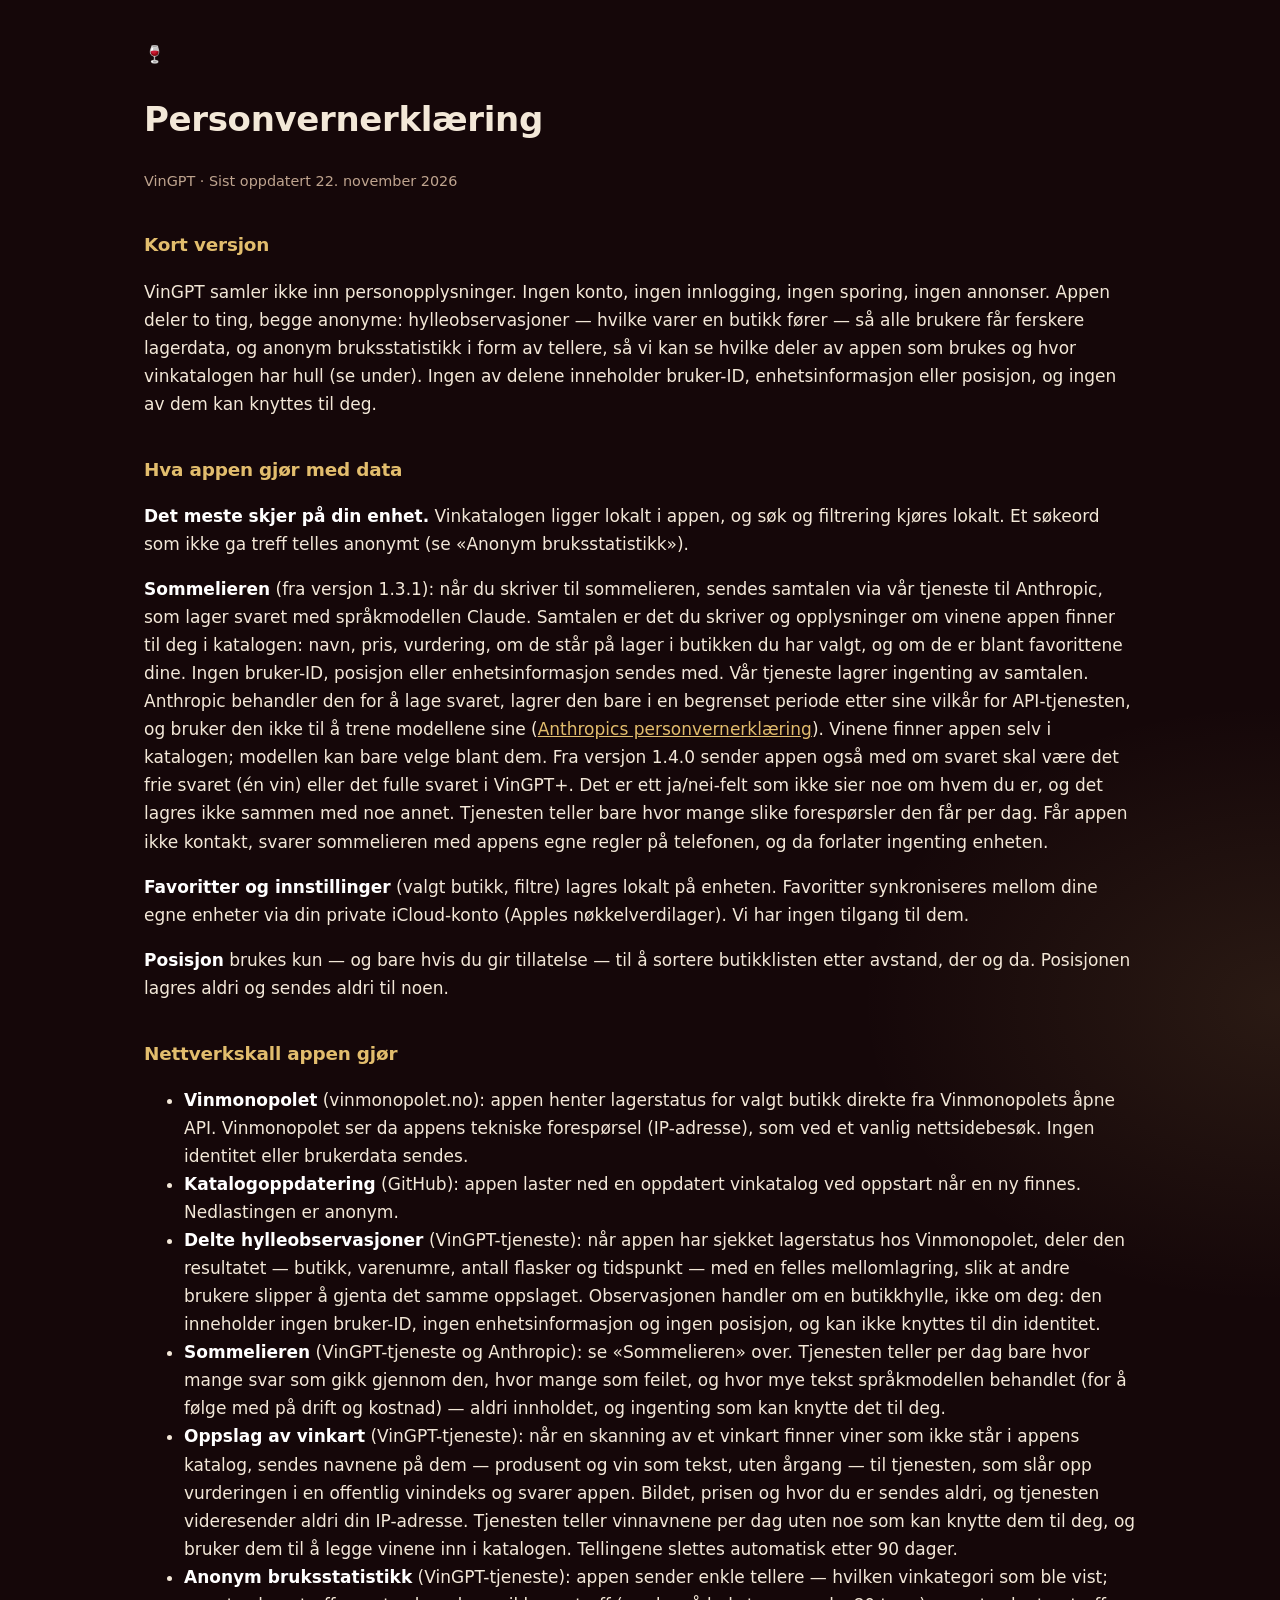
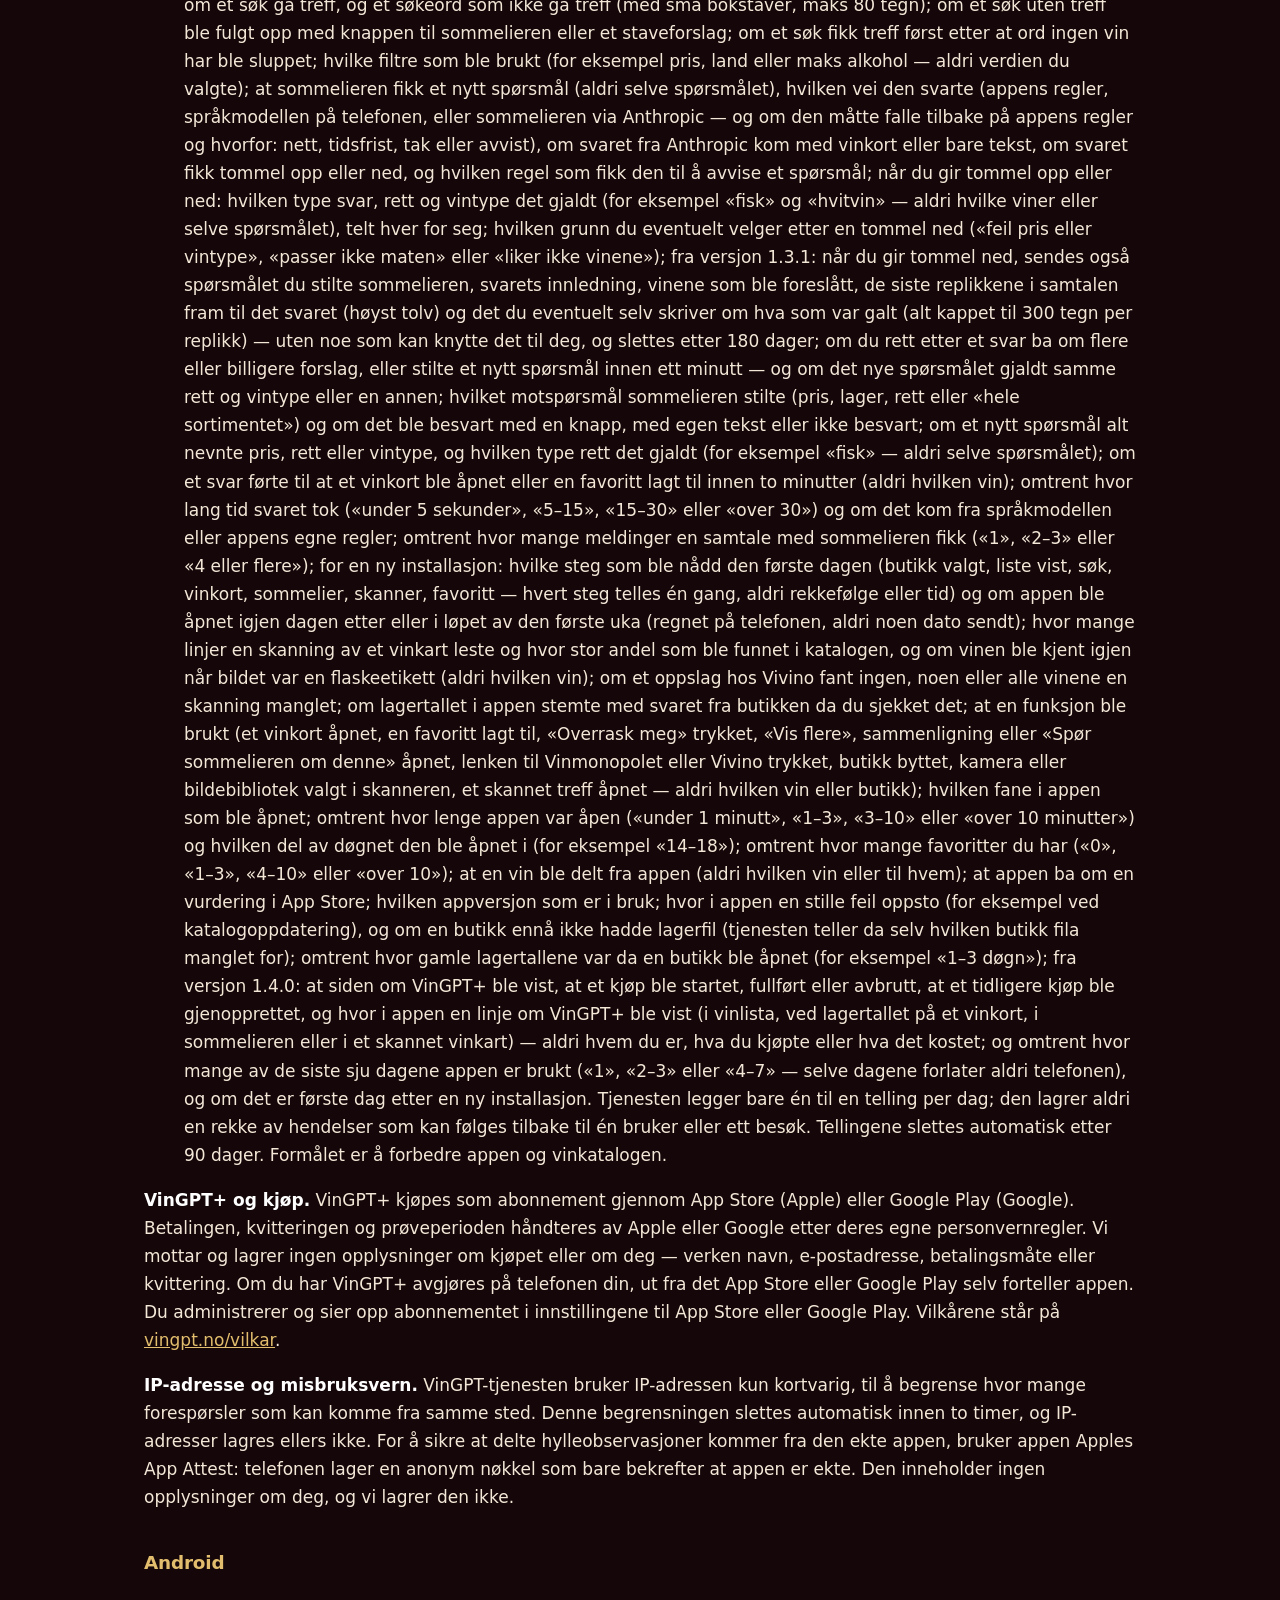
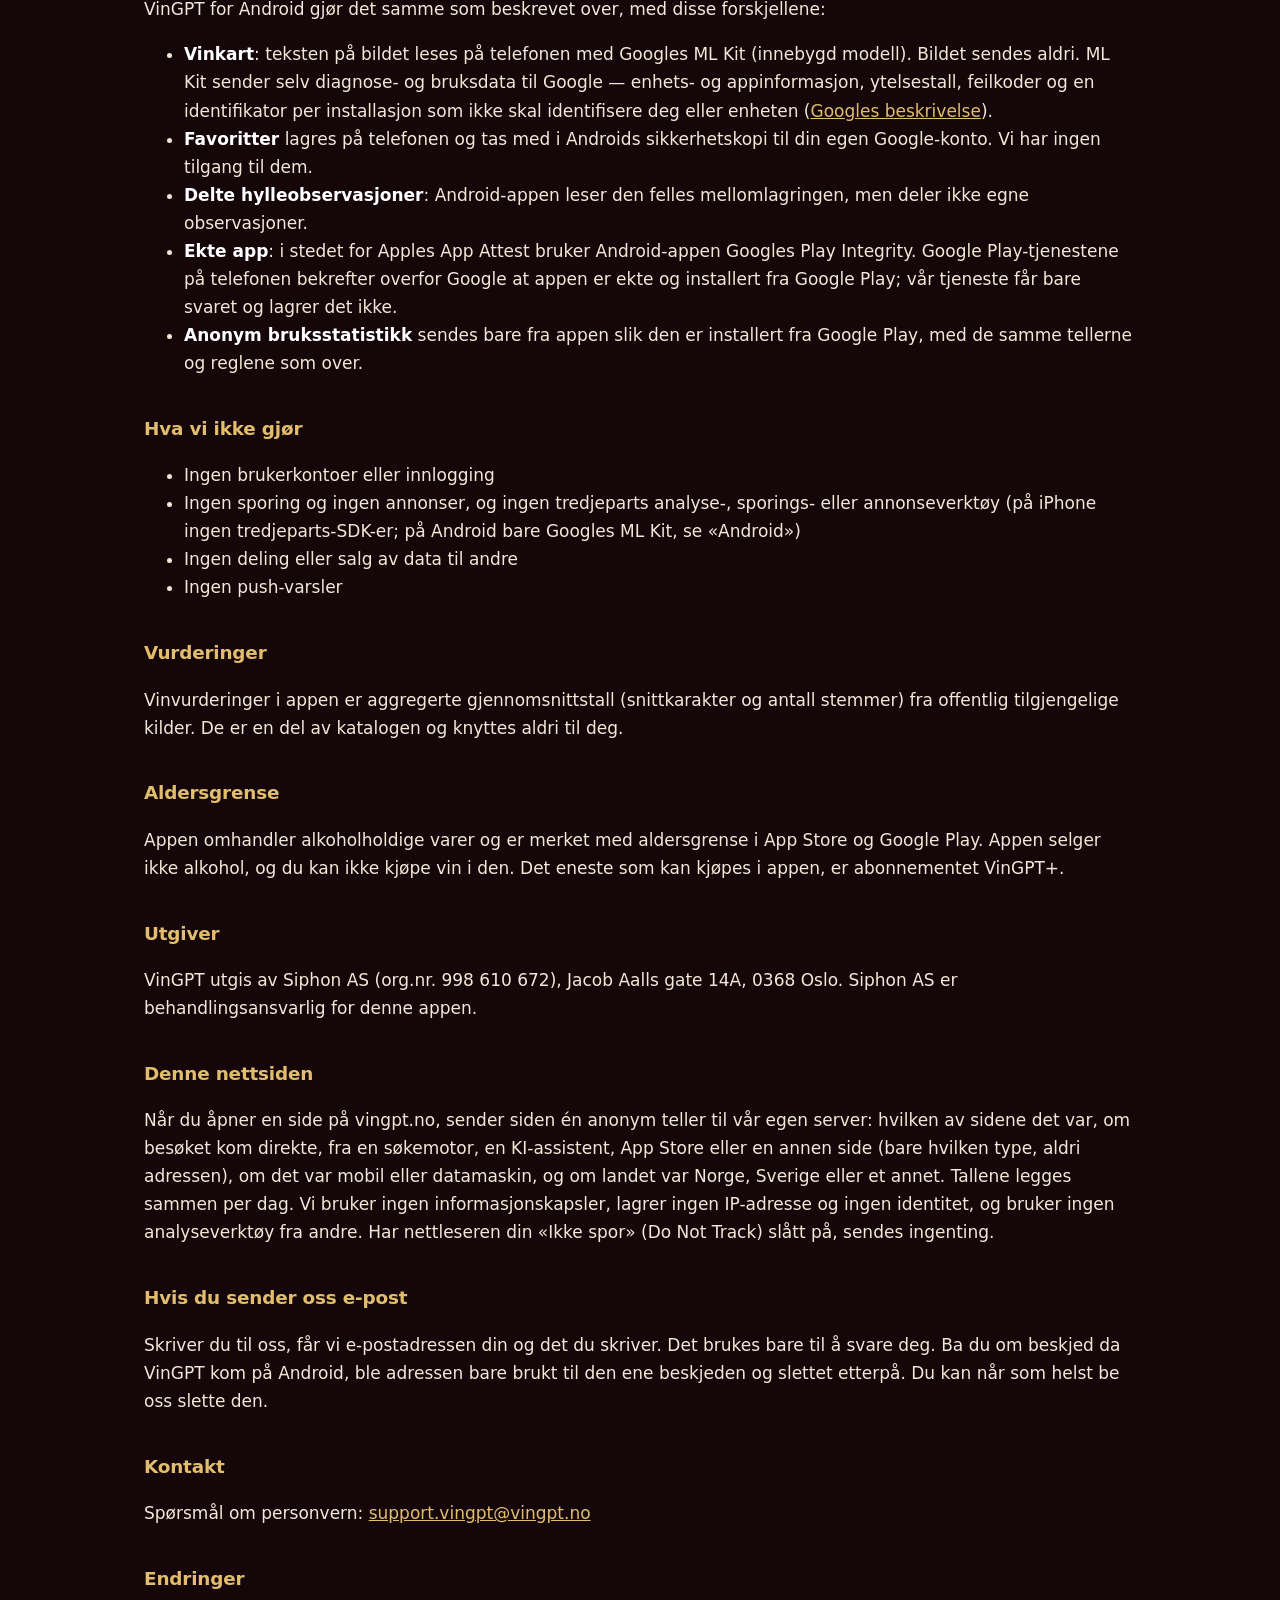
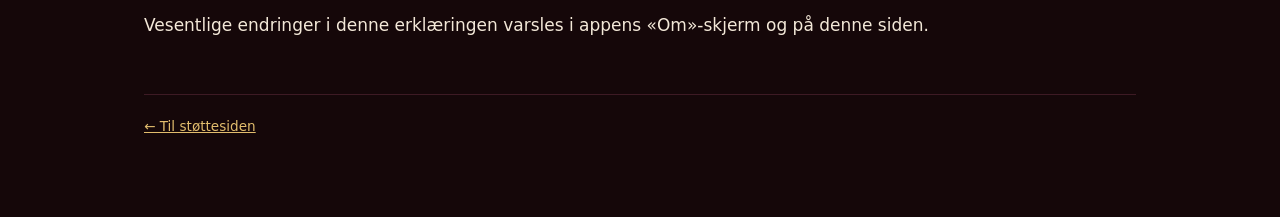
<file: personvern/index.html>
<!doctype html>
<html lang="nb">
<head>
<meta charset="utf-8">
<meta name="viewport" content="width=device-width, initial-scale=1">
<title>VinGPT — personvernerklæring</title>
<meta name="description" content="Hva VinGPT gjør med data: anonyme tellere uten enhets-id, ingen konto, og samtalene med sommelieren lagres ikke hos oss. Utgiver Siphon AS.">
<link rel="canonical" href="https://vingpt.no/personvern/">
<link rel="alternate" hreflang="nb" href="https://vingpt.no/personvern/">
<link rel="alternate" hreflang="sv" href="https://vingpt.no/sv/integritet/">
<link rel="icon" href="/favicon.ico" sizes="any">
<link rel="apple-touch-icon" href="/apple-touch-icon.png">
<link rel="stylesheet" href="../felles.css">
<script src="/besok.js" defer></script>
</head>
<body>
<main>
<div class="glass">🍷</div>
<h1>Personvernerklæring</h1>
<p class="moden">VinGPT · Sist oppdatert 22. november 2026</p>

<h2>Kort versjon</h2>
<p>VinGPT samler ikke inn personopplysninger. Ingen konto, ingen
innlogging, ingen sporing, ingen annonser. Appen deler to ting, begge
anonyme: hylleobservasjoner — hvilke varer en butikk fører — så alle
brukere får ferskere lagerdata, og anonym bruksstatistikk i form av
tellere, så vi kan se hvilke deler av appen som brukes og hvor
vinkatalogen har hull (se under). Ingen av delene inneholder bruker-ID,
enhetsinformasjon eller posisjon, og ingen av dem kan knyttes til deg.</p>

<h2>Hva appen gjør med data</h2>
<p><strong>Det meste skjer på din enhet.</strong> Vinkatalogen ligger
lokalt i appen, og søk og filtrering kjøres lokalt. Et søkeord som ikke ga
treff telles anonymt (se «Anonym bruksstatistikk»).</p>
<p><strong>Sommelieren</strong> (fra versjon 1.3.1): når du skriver til
sommelieren, sendes samtalen via vår tjeneste til Anthropic, som lager
svaret med språkmodellen Claude. Samtalen er det du skriver og
opplysninger om vinene appen finner til deg i katalogen: navn, pris,
vurdering, om de står på lager i butikken du har valgt, og om de er blant
favorittene dine. Ingen bruker-ID, posisjon eller enhetsinformasjon sendes
med. Vår tjeneste lagrer ingenting av samtalen. Anthropic behandler den
for å lage svaret, lagrer den bare i en begrenset periode etter sine
vilkår for API-tjenesten, og bruker den ikke til å trene modellene sine
(<a href="https://www.anthropic.com/legal/privacy">Anthropics
personvernerklæring</a>). Vinene finner appen selv i katalogen; modellen
kan bare velge blant dem. Fra versjon 1.4.0 sender appen også med om
svaret skal være det frie svaret (én vin) eller det fulle svaret i VinGPT+.
Det er ett ja/nei-felt som ikke sier noe om hvem du er, og det lagres ikke
sammen med noe annet. Tjenesten teller bare hvor mange slike forespørsler
den får per dag. Får appen ikke kontakt, svarer sommelieren med
appens egne regler på telefonen, og da forlater ingenting enheten.</p>
<p><strong>Favoritter og innstillinger</strong> (valgt butikk, filtre)
lagres lokalt på enheten. Favoritter synkroniseres mellom dine egne enheter
via din private iCloud-konto (Apples nøkkelverdilager). Vi har ingen
tilgang til dem.</p>
<p><strong>Posisjon</strong> brukes kun — og bare hvis du gir tillatelse —
til å sortere butikklisten etter avstand, der og da. Posisjonen lagres
aldri og sendes aldri til noen.</p>

<h2>Nettverkskall appen gjør</h2>
<ul>
<li><strong>Vinmonopolet</strong> (vinmonopolet.no): appen henter
lagerstatus for valgt butikk direkte fra Vinmonopolets åpne API.
Vinmonopolet ser da appens tekniske forespørsel (IP-adresse), som ved et
vanlig nettsidebesøk. Ingen identitet eller brukerdata sendes.</li>
<li><strong>Katalogoppdatering</strong> (GitHub): appen laster ned en
oppdatert vinkatalog ved oppstart når en ny finnes. Nedlastingen er
anonym.</li>
<li><strong>Delte hylleobservasjoner</strong> (VinGPT-tjeneste): når
appen har sjekket lagerstatus hos Vinmonopolet, deler den resultatet —
butikk, varenumre, antall flasker og tidspunkt — med en felles
mellomlagring, slik at andre brukere slipper å gjenta det samme
oppslaget. Observasjonen handler om en butikkhylle, ikke om deg: den
inneholder ingen bruker-ID, ingen enhetsinformasjon og ingen posisjon,
og kan ikke knyttes til din identitet.</li>
<li><strong>Sommelieren</strong> (VinGPT-tjeneste og Anthropic): se
«Sommelieren» over. Tjenesten teller per dag bare hvor mange svar som gikk
gjennom den, hvor mange som feilet, og hvor mye tekst språkmodellen
behandlet (for å følge med på drift og kostnad) — aldri innholdet, og
ingenting som kan knytte det til deg.</li>
<li><strong>Oppslag av vinkart</strong> (VinGPT-tjeneste): når en skanning av
et vinkart finner viner som ikke står i appens katalog, sendes navnene på
dem — produsent og vin som tekst, uten årgang — til tjenesten, som slår opp
vurderingen i en offentlig vinindeks og svarer appen. Bildet, prisen og hvor
du er sendes aldri, og tjenesten videresender aldri din IP-adresse.
Tjenesten teller vinnavnene per dag uten noe som kan knytte dem til deg,
og bruker dem til å legge vinene inn i katalogen. Tellingene slettes
automatisk etter 90 dager.</li>
<li><strong>Anonym bruksstatistikk</strong> (VinGPT-tjeneste): appen sender
enkle tellere — hvilken vinkategori som ble vist; om et søk ga treff, og
et søkeord som ikke ga treff (med små bokstaver, maks 80 tegn); om et søk
uten treff ble fulgt opp med knappen til sommelieren eller et staveforslag; om et søk fikk treff først etter at ord ingen vin har ble sluppet; hvilke
filtre som ble brukt (for eksempel pris, land eller maks alkohol — aldri verdien du valgte); at sommelieren fikk
et nytt spørsmål (aldri selve spørsmålet), hvilken vei den svarte (appens
regler, språkmodellen på telefonen, eller sommelieren via Anthropic — og om
den måtte falle tilbake på appens regler og hvorfor: nett, tidsfrist, tak
eller avvist), om svaret fra Anthropic kom med vinkort eller bare tekst, om
svaret fikk tommel opp eller ned, og hvilken regel som fikk den til å
avvise et spørsmål; når du gir tommel opp eller ned: hvilken type svar,
rett og vintype det gjaldt (for eksempel «fisk» og «hvitvin» — aldri
hvilke viner eller selve spørsmålet), telt hver for seg; hvilken grunn du
eventuelt velger etter en tommel ned («feil pris eller vintype», «passer
ikke maten» eller «liker ikke vinene»); fra versjon 1.3.1: når du gir tommel
ned, sendes også spørsmålet du stilte sommelieren, svarets innledning, vinene
som ble foreslått, de siste replikkene i samtalen fram til det svaret (høyst tolv)
og det du eventuelt selv skriver om hva som var galt (alt kappet til 300 tegn
per replikk) — uten noe som kan knytte det til deg, og slettes etter
180 dager; om du rett etter
et svar ba om flere eller billigere forslag, eller stilte et nytt spørsmål
innen ett minutt — og om det nye spørsmålet gjaldt samme rett og vintype
eller en annen; hvilket motspørsmål sommelieren stilte (pris, lager, rett
eller «hele sortimentet») og om det ble besvart med en knapp, med egen tekst
eller ikke besvart; om et nytt spørsmål alt nevnte pris, rett eller vintype,
og hvilken type rett det gjaldt (for eksempel «fisk» — aldri selve
spørsmålet); om et svar førte til at et vinkort ble åpnet eller en favoritt
lagt til innen to minutter (aldri hvilken vin); omtrent hvor lang tid svaret
tok («under 5 sekunder», «5–15», «15–30» eller «over 30») og om det kom fra
språkmodellen eller appens egne regler; omtrent hvor mange meldinger en
samtale med sommelieren fikk («1», «2–3» eller «4 eller flere»); for en ny
installasjon: hvilke steg som ble nådd den første dagen (butikk valgt, liste
vist, søk, vinkort, sommelier, skanner, favoritt — hvert steg telles én gang,
aldri rekkefølge eller tid) og om appen ble åpnet igjen dagen etter eller i
løpet av den første uka (regnet på telefonen, aldri noen dato sendt); hvor mange linjer en skanning av et vinkart leste og
hvor stor andel som ble funnet i katalogen, og om vinen ble kjent igjen
når bildet var en flaskeetikett (aldri hvilken vin); om et oppslag hos Vivino
fant ingen, noen eller alle vinene en skanning manglet; om lagertallet i appen
stemte med svaret fra butikken da du sjekket det; at en funksjon ble
brukt (et vinkort åpnet, en favoritt lagt til, «Overrask meg» trykket,
«Vis flere», sammenligning eller «Spør sommelieren om denne» åpnet, lenken
til Vinmonopolet eller Vivino trykket, butikk byttet, kamera eller
bildebibliotek valgt i skanneren, et skannet treff åpnet — aldri hvilken vin
eller butikk); hvilken fane i appen som ble åpnet; omtrent hvor lenge appen
var åpen («under 1 minutt», «1–3», «3–10» eller «over 10 minutter») og
hvilken del av døgnet den ble åpnet i (for eksempel «14–18»); omtrent hvor
mange favoritter du har («0», «1–3», «4–10» eller «over 10»); at en
vin ble delt fra appen (aldri hvilken vin eller til hvem); at
appen ba om en vurdering i App Store; hvilken appversjon som er i bruk;
hvor i appen en stille feil oppsto (for eksempel ved katalogoppdatering),
og om en butikk ennå ikke hadde lagerfil (tjenesten teller da selv hvilken
butikk fila manglet for);
omtrent hvor gamle lagertallene var da en butikk ble åpnet (for eksempel
«1–3 døgn»); fra versjon 1.4.0: at siden om VinGPT+ ble vist, at et kjøp
ble startet, fullført eller avbrutt, at et tidligere kjøp ble gjenopprettet,
og hvor i appen en linje om VinGPT+ ble vist (i vinlista, ved lagertallet på
et vinkort, i sommelieren eller i et skannet vinkart) — aldri hvem du er, hva
du kjøpte eller hva det kostet; og omtrent hvor mange av de siste sju dagene appen er brukt
(«1», «2–3» eller «4–7» — selve dagene forlater aldri telefonen), og om
det er første dag etter en ny installasjon. Tjenesten legger bare én til
en telling per dag; den lagrer aldri en rekke av hendelser som kan følges
tilbake til én bruker eller ett besøk. Tellingene slettes automatisk etter
90 dager. Formålet er å forbedre appen og vinkatalogen.</li>
</ul>

<p><strong>VinGPT+ og kjøp.</strong> VinGPT+ kjøpes som abonnement gjennom
App Store (Apple) eller Google Play (Google). Betalingen, kvitteringen og
prøveperioden håndteres av Apple eller Google etter deres egne
personvernregler. Vi mottar og lagrer ingen opplysninger om kjøpet eller om
deg — verken navn, e-postadresse, betalingsmåte eller kvittering. Om du har
VinGPT+ avgjøres på telefonen din, ut fra det App Store eller Google Play selv
forteller appen. Du administrerer og sier opp abonnementet i innstillingene
til App Store eller Google Play. Vilkårene står på
<a href="../vilkar/">vingpt.no/vilkar</a>.</p>

<p><strong>IP-adresse og misbruksvern.</strong> VinGPT-tjenesten bruker
IP-adressen kun kortvarig, til å begrense hvor mange forespørsler som
kan komme fra samme sted. Denne begrensningen slettes automatisk innen
to timer, og IP-adresser lagres ellers ikke. For å sikre at delte
hylleobservasjoner kommer fra den ekte appen, bruker appen Apples App
Attest: telefonen lager en anonym nøkkel som bare bekrefter at appen er
ekte. Den inneholder ingen opplysninger om deg, og vi lagrer den ikke.</p>

<h2>Android</h2>
<p>VinGPT for Android gjør det samme som beskrevet over, med disse forskjellene:</p>
<ul>
<li><strong>Vinkart</strong>: teksten på bildet leses på telefonen med Googles
ML Kit (innebygd modell). Bildet sendes aldri. ML Kit sender selv diagnose- og
bruksdata til Google — enhets- og appinformasjon, ytelsestall, feilkoder og en
identifikator per installasjon som ikke skal identifisere deg eller enheten
(<a href="https://developers.google.com/ml-kit/android-data-disclosure">Googles
beskrivelse</a>).</li>
<li><strong>Favoritter</strong> lagres på telefonen og tas med i Androids
sikkerhetskopi til din egen Google-konto. Vi har ingen tilgang til dem.</li>
<li><strong>Delte hylleobservasjoner</strong>: Android-appen leser den felles
mellomlagringen, men deler ikke egne observasjoner.</li>
<li><strong>Ekte app</strong>: i stedet for Apples App Attest bruker
Android-appen Googles Play Integrity. Google Play-tjenestene på telefonen
bekrefter overfor Google at appen er ekte og installert fra Google Play; vår
tjeneste får bare svaret og lagrer det ikke.</li>
<li><strong>Anonym bruksstatistikk</strong> sendes bare fra appen slik den er
installert fra Google Play, med de samme tellerne og reglene som over.</li>
</ul>

<h2>Hva vi ikke gjør</h2>
<ul>
<li>Ingen brukerkontoer eller innlogging</li>
<li>Ingen sporing og ingen annonser, og ingen tredjeparts analyse-, sporings- eller annonseverktøy (på iPhone ingen tredjeparts-SDK-er; på Android bare Googles ML Kit, se «Android»)</li>
<li>Ingen deling eller salg av data til andre</li>
<li>Ingen push-varsler</li>
</ul>

<h2>Vurderinger</h2>
<p>Vinvurderinger i appen er aggregerte gjennomsnittstall (snittkarakter og
antall stemmer) fra offentlig tilgjengelige kilder. De er en del av
katalogen og knyttes aldri til deg.</p>

<h2>Aldersgrense</h2>
<p>Appen omhandler alkoholholdige varer og er merket med aldersgrense i
App Store og Google Play. Appen selger ikke alkohol, og du kan ikke kjøpe vin i den. Det eneste som kan
kjøpes i appen, er abonnementet VinGPT+.</p>

<h2>Utgiver</h2>
<p>VinGPT utgis av Siphon AS (org.nr. 998 610 672), Jacob Aalls gate 14A,
0368 Oslo. Siphon AS er behandlingsansvarlig for denne appen.</p>

<h2>Denne nettsiden</h2>
<p>Når du åpner en side på vingpt.no, sender siden én anonym teller til vår egen server: hvilken av
sidene det var, om besøket kom direkte, fra en søkemotor, en KI-assistent, App Store eller en annen
side (bare hvilken type, aldri adressen), om det var mobil eller datamaskin, og om landet var Norge,
Sverige eller et annet. Tallene legges sammen per dag. Vi bruker ingen informasjonskapsler, lagrer
ingen IP-adresse og ingen identitet, og bruker ingen analyseverktøy fra andre. Har nettleseren din
«Ikke spor» (Do Not Track) slått på, sendes ingenting.</p>

<h2>Hvis du sender oss e-post</h2>
<p>Skriver du til oss, får vi e-postadressen din og det du skriver. Det brukes bare til å svare deg. Ba du om beskjed da VinGPT kom på Android, ble adressen bare brukt til den ene beskjeden og slettet etterpå. Du kan når som helst be oss slette den.</p>

<h2>Kontakt</h2>
<p>Spørsmål om personvern:
<a href="mailto:support.vingpt@vingpt.no">support.vingpt@vingpt.no</a></p>

<h2>Endringer</h2>
<p>Vesentlige endringer i denne erklæringen varsles i appens «Om»-skjerm og
på denne siden.</p>

<footer><a href="../">← Til støttesiden</a></footer>
</main>
</body>
</html>
</file>
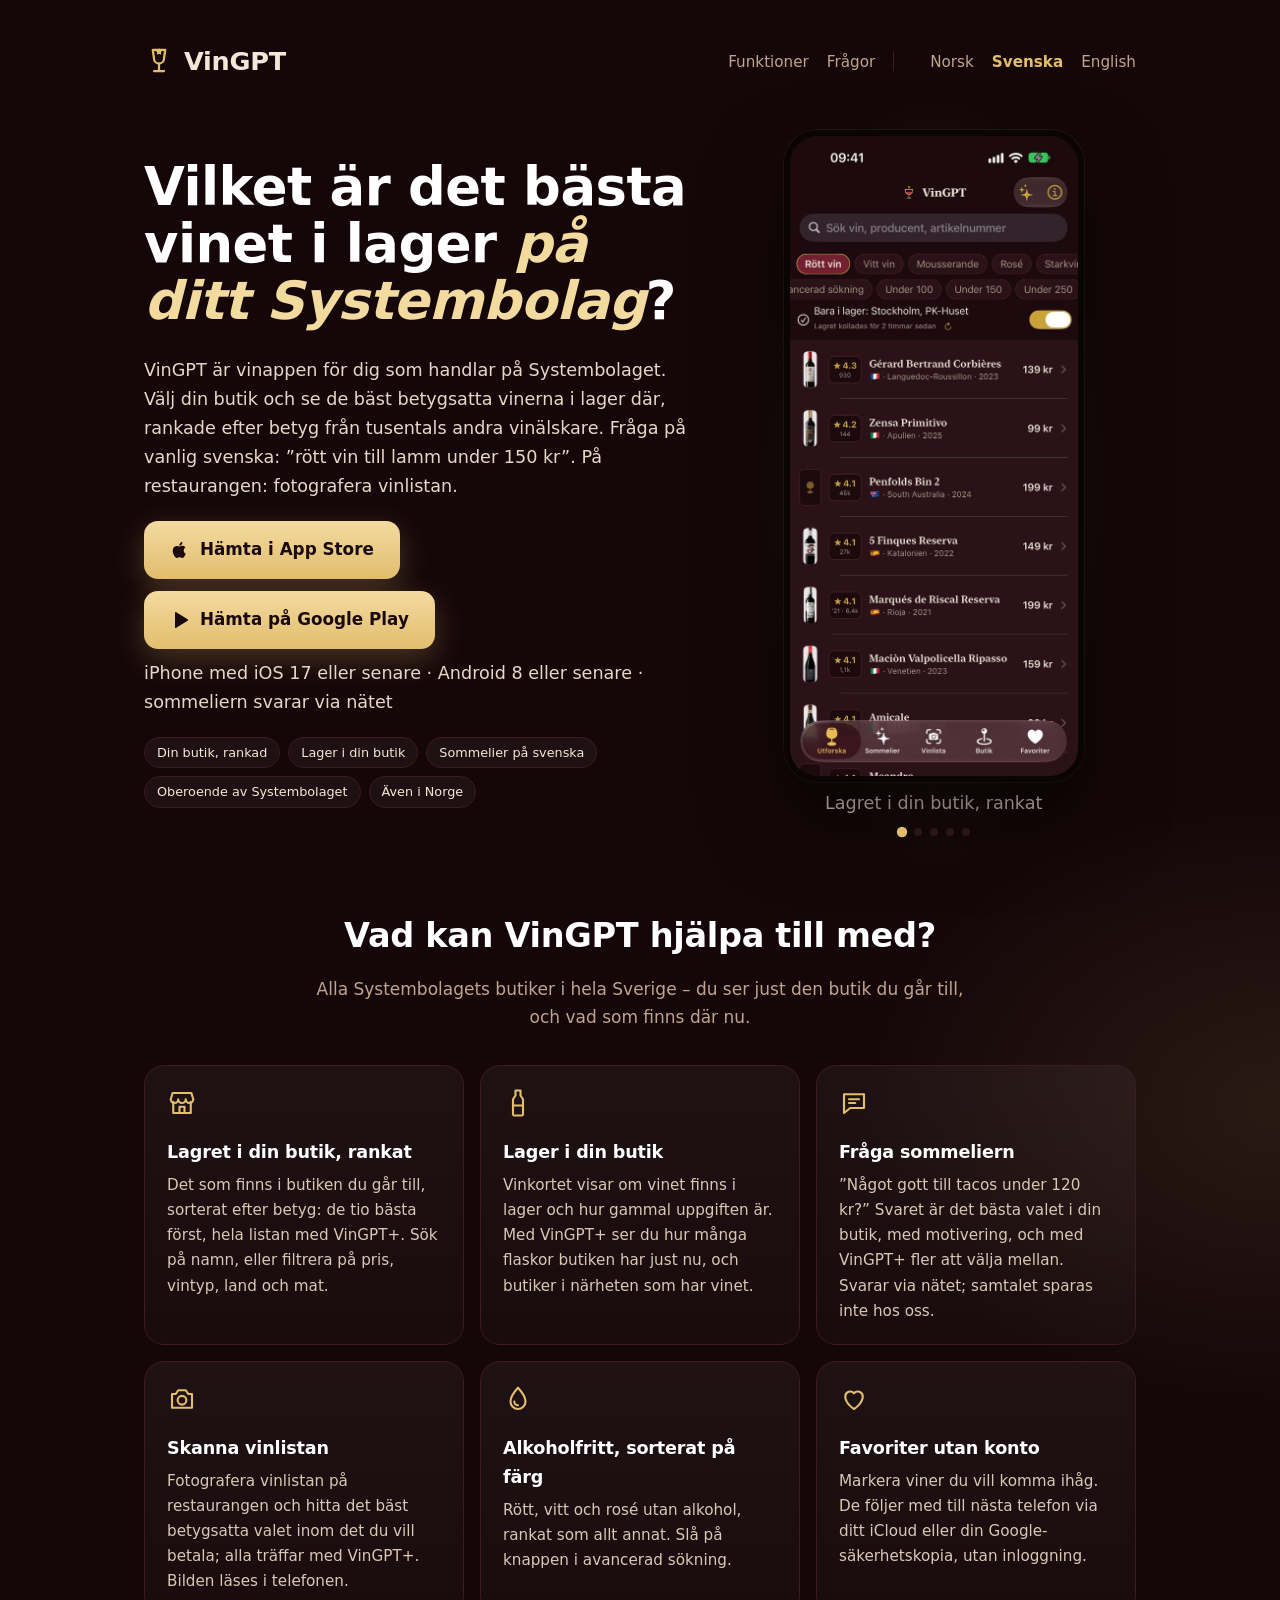
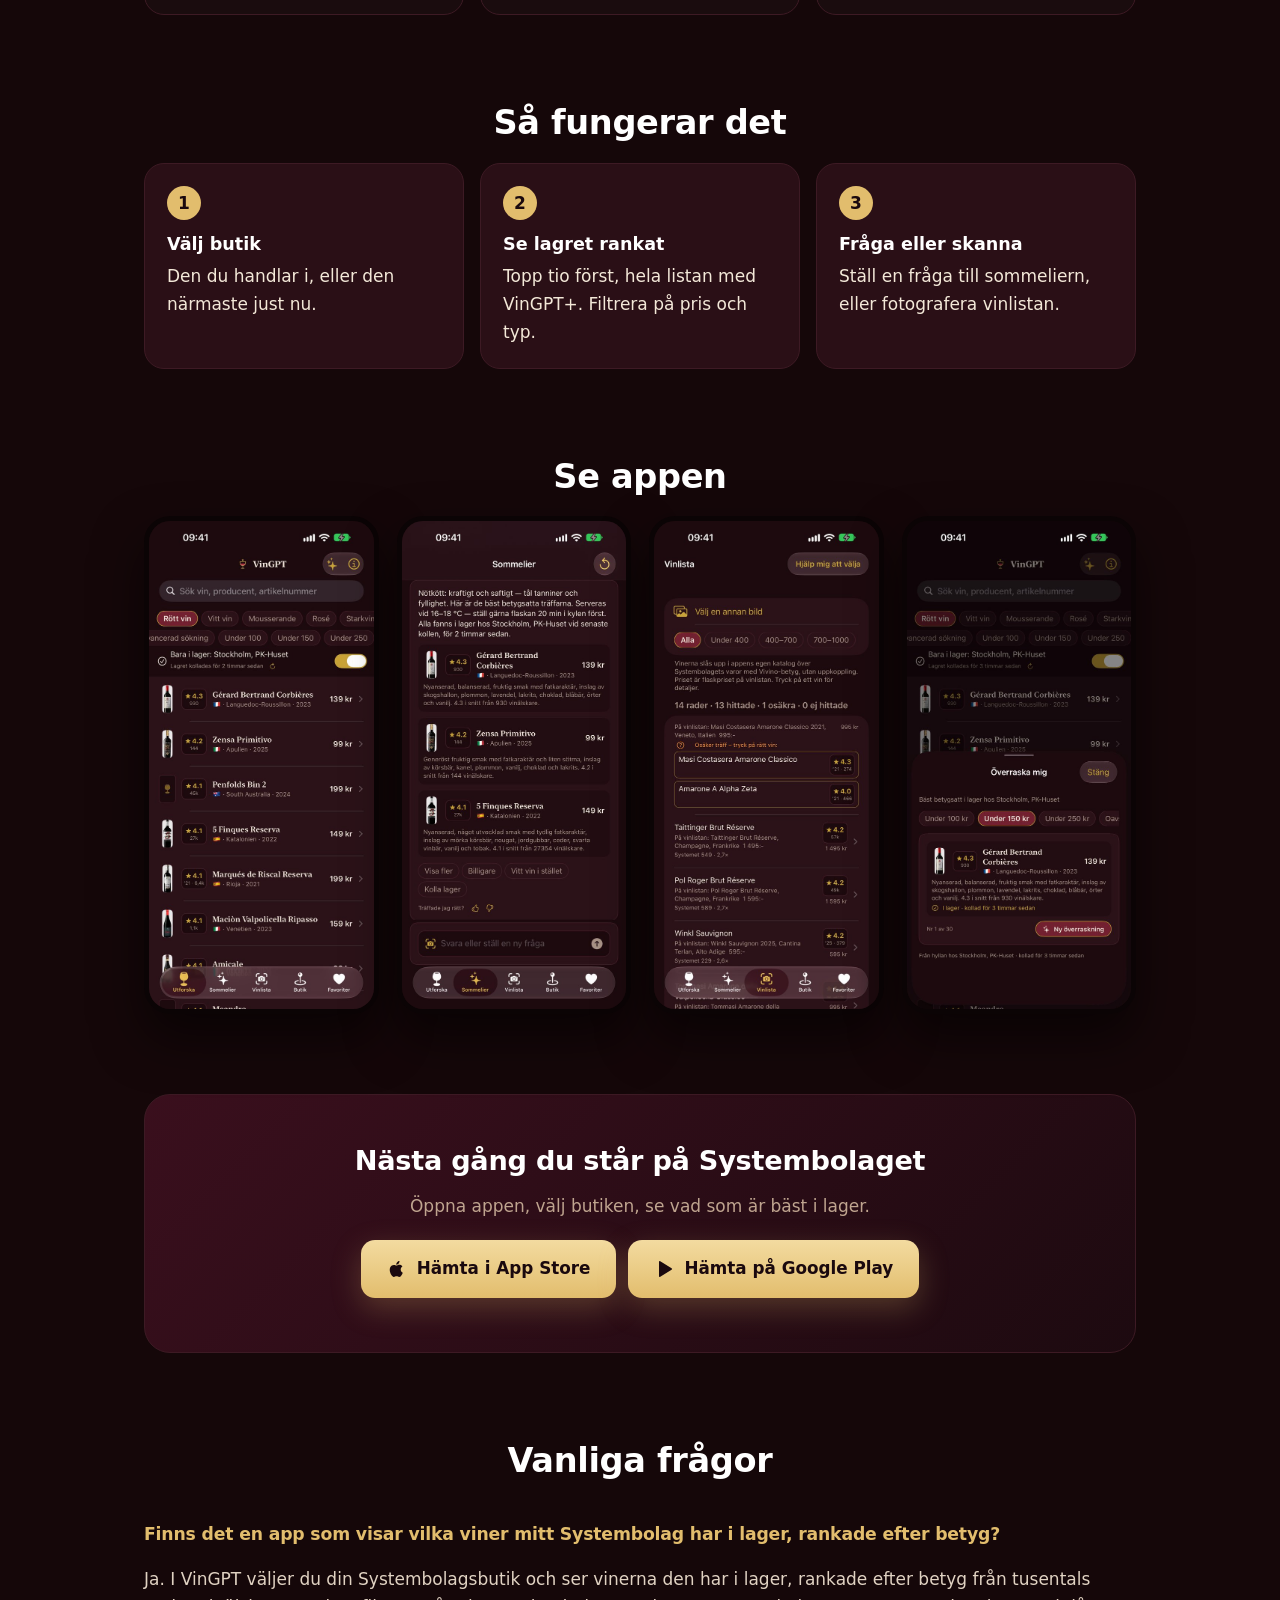
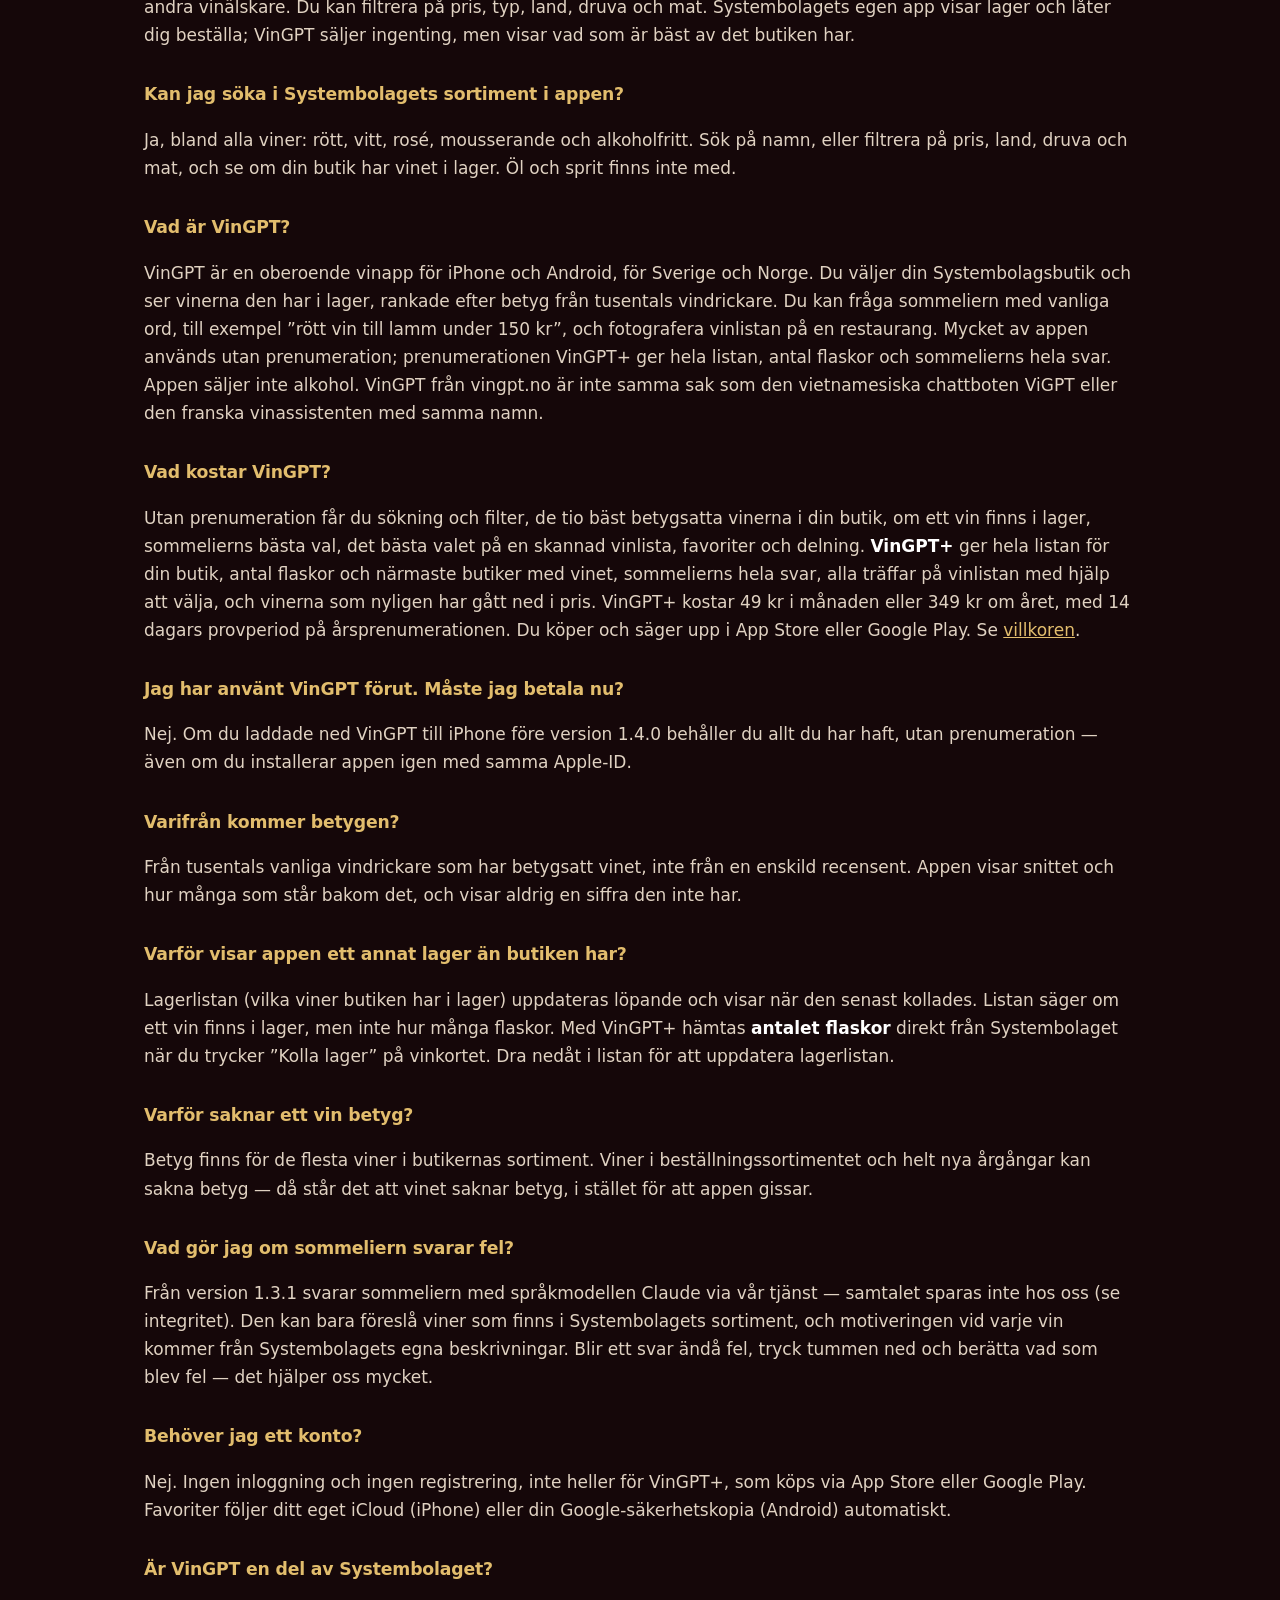
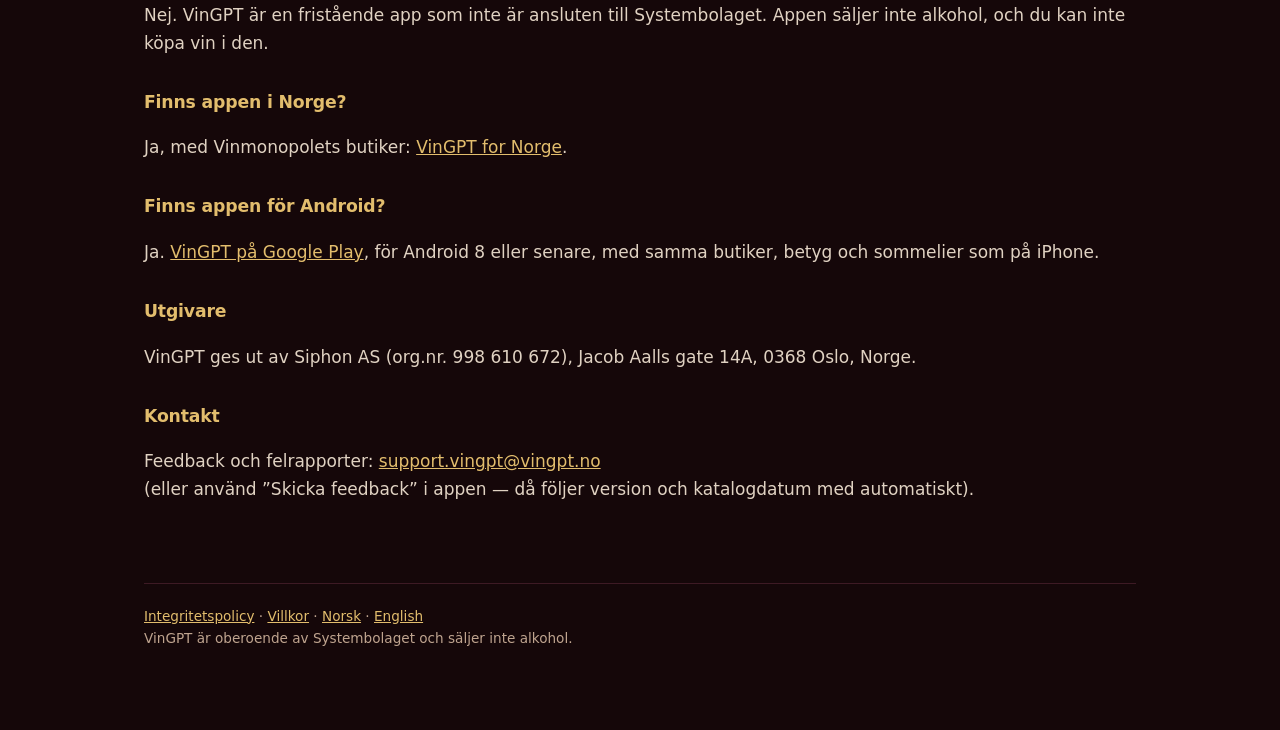
<file: sv/index.html>
<!doctype html>
<html lang="sv">
<head>
<meta charset="utf-8">
<meta name="viewport" content="width=device-width, initial-scale=1">
<title>VinGPT – vinappen som rankar vinerna på Systembolaget</title>
<meta name="description" content="Välj din Systembolagsbutik och se vinerna i lager rankade efter betyg från tusentals vinälskare. Fråga sommeliern. iPhone och Android.">
<link rel="canonical" href="https://vingpt.no/sv/">
<meta name="msvalidate.01" content="C880A6B9B083777A271F7337E14B123C">
<link rel="alternate" hreflang="nb" href="https://vingpt.no/">
<link rel="alternate" hreflang="sv" href="https://vingpt.no/sv/">
<link rel="alternate" hreflang="en" href="https://vingpt.no/en/">
<link rel="alternate" hreflang="x-default" href="https://vingpt.no/en/">
<meta property="og:title" content="VinGPT — vilket är det bästa vinet i lager på ditt Systembolag?">
<meta property="og:description" content="Det som finns i lager i din butik, sorterat efter vad tusentals människor faktiskt tycker. Fråga: ”rött vin till lamm under 150 kr”.">
<meta property="og:image" content="https://vingpt.no/bilder/sv/kort.jpg">
<meta property="og:image:width" content="1200">
<meta property="og:image:height" content="630">
<meta property="og:type" content="website">
<meta property="og:url" content="https://vingpt.no/sv/">
<meta property="og:locale" content="sv_SE">
<meta property="og:site_name" content="VinGPT">
<meta name="twitter:card" content="summary_large_image">
<meta name="apple-itunes-app" content="app-id=6821568888, affiliate-data=pt=129246957&ct=smartbanner">
<meta name="theme-color" content="#150709">
<link rel="icon" href="/favicon.ico" sizes="any">
<link rel="apple-touch-icon" href="/apple-touch-icon.png">
<link rel="stylesheet" href="../felles.css?v=20261126">
<script src="/besok.js" defer></script>
<script type="application/ld+json">{"@context": "https://schema.org", "@type": "Organization", "@id": "https://vingpt.no/#utgiver", "name": "Siphon AS", "url": "https://vingpt.no/", "logo": "https://vingpt.no/ikon-512.png", "email": "support.vingpt@vingpt.no", "address": {"@type": "PostalAddress", "streetAddress": "Jacob Aalls gate 14A", "postalCode": "0368", "addressLocality": "Oslo", "addressCountry": "NO"}, "sameAs": ["https://virksomhet.brreg.no/nb/oppslag/enheter/998610672"]}</script>
<script type="application/ld+json">{"@context": "https://schema.org", "@type": "WebSite", "@id": "https://vingpt.no/#nettsted", "name": "VinGPT", "url": "https://vingpt.no/", "inLanguage": ["nb", "sv", "en"], "publisher": {"@id": "https://vingpt.no/#utgiver"}}</script>
<script type="application/ld+json">{"@context": "https://schema.org", "@type": "MobileApplication", "@id": "https://vingpt.no/sv/#app", "name": "VinGPT", "alternateName": "VinGPT: vin i lager nära dig", "operatingSystem": "iOS 17, Android 8", "applicationCategory": "LifestyleApplication", "inLanguage": "sv", "url": "https://vingpt.no/sv/", "installUrl": "https://apps.apple.com/se/app/id6821568888?pt=129246957&ct=nettside&mt=8", "description": "Välj din Systembolagsbutik och se vinerna i lager rankade efter betyg från tusentals vinälskare. Fråga sommeliern. iPhone och Android.", "countriesSupported": "SE", "image": "https://vingpt.no/bilder/sv/kort.jpg", "publisher": {"@id": "https://vingpt.no/#utgiver"}, "sameAs": ["https://apps.apple.com/se/app/id6821568888", "https://play.google.com/store/apps/details?id=se.vingpt.app"], "offers": [{"@type": "Offer", "price": "0", "priceCurrency": "SEK"}, {"@type": "Offer", "name": "VinGPT+ månad", "price": "49", "priceCurrency": "SEK"}, {"@type": "Offer", "name": "VinGPT+ år", "price": "349", "priceCurrency": "SEK"}]}</script>
<script type="application/ld+json">{"@context": "https://schema.org", "@type": "FAQPage", "inLanguage": "sv", "mainEntity": [{"@type": "Question", "name": "Finns det en app som visar vilka viner mitt Systembolag har i lager, rankade efter betyg?", "acceptedAnswer": {"@type": "Answer", "text": "Ja. I VinGPT väljer du din Systembolagsbutik och ser vinerna den har i lager, rankade efter betyg från tusentals andra vinälskare. Du kan filtrera på pris, typ, land, druva och mat. Systembolagets egen app visar lager och låter dig beställa; VinGPT säljer ingenting, men visar vad som är bäst av det butiken har."}}, {"@type": "Question", "name": "Kan jag söka i Systembolagets sortiment i appen?", "acceptedAnswer": {"@type": "Answer", "text": "Ja, bland alla viner: rött, vitt, rosé, mousserande och alkoholfritt. Sök på namn, eller filtrera på pris, land, druva och mat, och se om din butik har vinet i lager. Öl och sprit finns inte med."}}, {"@type": "Question", "name": "Vad är VinGPT?", "acceptedAnswer": {"@type": "Answer", "text": "VinGPT är en oberoende vinapp för iPhone och Android, för Sverige och Norge. Du väljer din Systembolagsbutik och ser vinerna den har i lager, rankade efter betyg från tusentals vindrickare. Du kan fråga sommeliern med vanliga ord, till exempel ”rött vin till lamm under 150 kr”, och fotografera vinlistan på en restaurang. Mycket av appen används utan prenumeration; prenumerationen VinGPT+ ger hela listan, antal flaskor och sommelierns hela svar. Appen säljer inte alkohol. VinGPT från vingpt.no är inte samma sak som den vietnamesiska chattboten ViGPT eller den franska vinassistenten med samma namn."}}, {"@type": "Question", "name": "Vad kostar VinGPT?", "acceptedAnswer": {"@type": "Answer", "text": "Utan prenumeration får du sökning och filter, de tio bäst betygsatta vinerna i din butik, om ett vin finns i lager, sommelierns bästa val, det bästa valet på en skannad vinlista, favoriter och delning. VinGPT+ ger hela listan för din butik, antal flaskor och närmaste butiker med vinet, sommelierns hela svar, alla träffar på vinlistan med hjälp att välja, och vinerna som nyligen har gått ned i pris. VinGPT+ kostar 49 kr i månaden eller 349 kr om året, med 14 dagars provperiod på årsprenumerationen. Du köper och säger upp i App Store eller Google Play. Se villkoren."}}, {"@type": "Question", "name": "Jag har använt VinGPT förut. Måste jag betala nu?", "acceptedAnswer": {"@type": "Answer", "text": "Nej. Om du laddade ned VinGPT till iPhone före version 1.4.0 behåller du allt du har haft, utan prenumeration — även om du installerar appen igen med samma Apple-ID."}}, {"@type": "Question", "name": "Varifrån kommer betygen?", "acceptedAnswer": {"@type": "Answer", "text": "Från tusentals vanliga vindrickare som har betygsatt vinet, inte från en enskild recensent. Appen visar snittet och hur många som står bakom det, och visar aldrig en siffra den inte har."}}, {"@type": "Question", "name": "Varför visar appen ett annat lager än butiken har?", "acceptedAnswer": {"@type": "Answer", "text": "Lagerlistan (vilka viner butiken har i lager) uppdateras löpande och visar när den senast kollades. Listan säger om ett vin finns i lager, men inte hur många flaskor. Med VinGPT+ hämtas antalet flaskor direkt från Systembolaget när du trycker ”Kolla lager” på vinkortet. Dra nedåt i listan för att uppdatera lagerlistan."}}, {"@type": "Question", "name": "Varför saknar ett vin betyg?", "acceptedAnswer": {"@type": "Answer", "text": "Betyg finns för de flesta viner i butikernas sortiment. Viner i beställningssortimentet och helt nya årgångar kan sakna betyg — då står det att vinet saknar betyg, i stället för att appen gissar."}}, {"@type": "Question", "name": "Vad gör jag om sommeliern svarar fel?", "acceptedAnswer": {"@type": "Answer", "text": "Från version 1.3.1 svarar sommeliern med språkmodellen Claude via vår tjänst — samtalet sparas inte hos oss (se integritet). Den kan bara föreslå viner som finns i Systembolagets sortiment, och motiveringen vid varje vin kommer från Systembolagets egna beskrivningar. Blir ett svar ändå fel, tryck tummen ned och berätta vad som blev fel — det hjälper oss mycket."}}, {"@type": "Question", "name": "Behöver jag ett konto?", "acceptedAnswer": {"@type": "Answer", "text": "Nej. Ingen inloggning och ingen registrering, inte heller för VinGPT+, som köps via App Store eller Google Play. Favoriter följer ditt eget iCloud (iPhone) eller din Google-säkerhetskopia (Android) automatiskt."}}, {"@type": "Question", "name": "Är VinGPT en del av Systembolaget?", "acceptedAnswer": {"@type": "Answer", "text": "Nej. VinGPT är en fristående app som inte är ansluten till Systembolaget. Appen säljer inte alkohol, och du kan inte köpa vin i den."}}, {"@type": "Question", "name": "Finns appen i Norge?", "acceptedAnswer": {"@type": "Answer", "text": "Ja, med Vinmonopolets butiker: VinGPT for Norge."}}, {"@type": "Question", "name": "Finns appen för Android?", "acceptedAnswer": {"@type": "Answer", "text": "Ja. VinGPT på Google Play, för Android 8 eller senare, med samma butiker, betyg och sommelier som på iPhone."}}]}</script>
</head>
<body>
<main>

<div class="topp">
<a class="merke" href="./"><svg viewBox="0 0 24 24" fill="none" stroke="#e2bd6d" stroke-width="1.8" stroke-linecap="round" stroke-linejoin="round"><path d="M7 3h10l-1 7a4 4 0 0 1-8 0z"/><path d="M12 14v6M8 20h8"/><path d="M12 1.5l.9 1.8 2 .3-1.4 1.4.3 2-1.8-.9-1.8.9.3-2L9.1 3.6l2-.3z" fill="#e2bd6d" stroke="none"/></svg><span class="merkenavn">VinGPT</span></a>
<nav><a class="anker" href="#funksjoner">Funktioner</a><a class="anker" href="#faq">Frågor</a><span class="sprak"><a lang="nb" hreflang="nb" href="../">Norsk</a><a lang="sv" hreflang="sv" href="../sv/" aria-current="page">Svenska</a><a lang="en" hreflang="en" href="../en/">English</a></span></nav>
</div>

<header class="hero">
<div>
<h1 class="lofte">Vilket är det bästa vinet i lager <em>på ditt Systembolag</em>?</h1>
<p>VinGPT är vinappen för dig som handlar på Systembolaget. Välj din butik och se de bäst betygsatta vinerna i lager där, rankade efter betyg från tusentals andra vinälskare. Fråga på vanlig svenska: ”rött vin till lamm under 150 kr”. På restaurangen: fotografera vinlistan.</p>
<div class="knapper"><a class="appstore" href="https://apps.apple.com/se/app/id6821568888?pt=129246957&amp;ct=nettside&amp;mt=8"><svg viewBox="0 0 24 24" fill="currentColor"><path d="M16.4 12.6c0-2.4 2-3.6 2.1-3.7-1.1-1.7-2.9-1.9-3.5-1.9-1.5-.2-2.9.9-3.7.9-.8 0-1.9-.9-3.2-.8-1.6 0-3.1 1-4 2.4-1.7 3-.4 7.3 1.2 9.7.8 1.2 1.8 2.5 3 2.4 1.2 0 1.7-.8 3.2-.8s1.9.8 3.2.8 2.1-1.2 2.9-2.4c.9-1.4 1.3-2.7 1.3-2.8 0 0-2.5-1-2.5-3.8zM14 5.4c.7-.8 1.1-1.9 1-3-1 0-2.1.7-2.8 1.5-.6.7-1.2 1.8-1 2.9 1.1.1 2.2-.6 2.8-1.4z"/></svg>Hämta i App Store</a><a class="appstore play" href="https://play.google.com/store/apps/details?id=se.vingpt.app&amp;referrer=utm_source%3Dnettside"><svg viewBox="0 0 24 24" fill="currentColor" aria-hidden="true"><path d="M6 3.6v16.8a1 1 0 0 0 1.5.86l13.6-8.4a1 1 0 0 0 0-1.72L7.5 2.74A1 1 0 0 0 6 3.6z"/></svg>Hämta på Google Play</a></div>
<p class="krav">iPhone med iOS 17 eller senare · Android 8 eller senare · sommeliern svarar via nätet</p>
<ul class="merker"><li>Din butik, rankad</li><li>Lager i din butik</li><li>Sommelier på svenska</li><li>Oberoende av Systembolaget</li><li>Även i Norge</li></ul>
</div>
<div class="telefon"><div class="skjermer"><img src="../bilder/sv/1-utforska.jpg" width="600" height="1303" alt="Startskärmen: röda viner i lager i din butik, rankade efter betyg" data-tekst="Lagret i din butik, rankat" class="aktiv"><img src="../bilder/sv/4-sommelier.jpg" width="600" height="1303" alt="Sommeliern svarar med viner som finns i din butik" data-tekst="Fråga sommeliern om maten" loading="lazy"><img src="../bilder/sv/3-vinlista.jpg" width="600" height="1303" alt="Vinlistan fotograferad och rankad" data-tekst="Skanna vinlistan på restaurangen" loading="lazy"><img src="../bilder/sv/2-vinkort.jpg" width="600" height="1303" alt="Vinkortet med betyg, pris och flaskor i lager" data-tekst="Betyg, pris och lager per flaska" loading="lazy"><img src="../bilder/sv/5-overraska.jpg" width="600" height="1303" alt="Överraska mig-vyn" data-tekst="Överraska mig" loading="lazy"></div><p class="bildetekst" aria-live="polite">Lagret i din butik, rankat</p><div class="prikker"><button type="button" data-i="0" aria-label="Lagret i din butik, rankat" class="aktiv"></button><button type="button" data-i="1" aria-label="Fråga sommeliern om maten"></button><button type="button" data-i="2" aria-label="Skanna vinlistan på restaurangen"></button><button type="button" data-i="3" aria-label="Betyg, pris och lager per flaska"></button><button type="button" data-i="4" aria-label="Överraska mig"></button></div></div>
</header>

<section id="funksjoner">
<h2 class="seksjon">Vad kan VinGPT hjälpa till med?</h2>
<p class="ingress">Alla Systembolagets butiker i hela Sverige – du ser just den butik du går till, och vad som finns där nu.</p>
<div class="kort">
<div><svg viewBox="0 0 24 24" fill="none" stroke="currentColor" stroke-width="1.7" stroke-linecap="round" stroke-linejoin="round"><path d="M3 9l1.5-5h15L21 9"/><path d="M3 9a3 3 0 0 0 6 0 3 3 0 0 0 6 0 3 3 0 0 0 6 0"/><path d="M5 11v9h14v-9"/><path d="M10 20v-5h4v5"/></svg><h3>Lagret i din butik, rankat</h3><p>Det som finns i butiken du går till, sorterat efter betyg: de tio bästa först, hela listan med VinGPT+. Sök på namn, eller filtrera på pris, vintyp, land och mat.</p></div><div><svg viewBox="0 0 24 24" fill="none" stroke="currentColor" stroke-width="1.7" stroke-linecap="round" stroke-linejoin="round"><path d="M10 2h4v4l2 3v12a1 1 0 0 1-1 1H9a1 1 0 0 1-1-1V9l2-3z"/><path d="M8 14h8"/></svg><h3>Lager i din butik</h3><p>Vinkortet visar om vinet finns i lager och hur gammal uppgiften är. Med VinGPT+ ser du hur många flaskor butiken har just nu, och butiker i närheten som har vinet.</p></div><div><svg viewBox="0 0 24 24" fill="none" stroke="currentColor" stroke-width="1.7" stroke-linecap="round" stroke-linejoin="round"><path d="M4 5h16v11H9l-5 4z"/><path d="M8 9h8M8 12h5"/></svg><h3>Fråga sommeliern</h3><p>”Något gott till tacos under 120 kr?” Svaret är det bästa valet i din butik, med motivering, och med VinGPT+ fler att välja mellan. Svarar via nätet; samtalet sparas inte hos oss.</p></div><div><svg viewBox="0 0 24 24" fill="none" stroke="currentColor" stroke-width="1.7" stroke-linecap="round" stroke-linejoin="round"><path d="M4 8h3l2-3h6l2 3h3v11H4z"/><circle cx="12" cy="13" r="3.5"/></svg><h3>Skanna vinlistan</h3><p>Fotografera vinlistan på restaurangen och hitta det bäst betygsatta valet inom det du vill betala; alla träffar med VinGPT+. Bilden läses i telefonen.</p></div><div><svg viewBox="0 0 24 24" fill="none" stroke="currentColor" stroke-width="1.7" stroke-linecap="round" stroke-linejoin="round"><path d="M12 3s6 6.5 6 11a6 6 0 0 1-12 0c0-4.5 6-11 6-11z"/><path d="M9 14a3 3 0 0 0 3 3"/></svg><h3>Alkoholfritt, sorterat på färg</h3><p>Rött, vitt och rosé utan alkohol, rankat som allt annat. Slå på knappen i avancerad sökning.</p></div><div><svg viewBox="0 0 24 24" fill="none" stroke="currentColor" stroke-width="1.7" stroke-linecap="round" stroke-linejoin="round"><path d="M12 20s-7-4.4-7-10a4 4 0 0 1 7-2.6A4 4 0 0 1 19 10c0 5.6-7 10-7 10z"/></svg><h3>Favoriter utan konto</h3><p>Markera viner du vill komma ihåg. De följer med till nästa telefon via ditt iCloud eller din Google-säkerhetskopia, utan inloggning.</p></div>
</div>
</section>

<section>
<h2 class="seksjon">Så fungerar det</h2>
<ol class="steg">
<li><strong>Välj butik</strong>Den du handlar i, eller den närmaste just nu.</li><li><strong>Se lagret rankat</strong>Topp tio först, hela listan med VinGPT+. Filtrera på pris och typ.</li><li><strong>Fråga eller skanna</strong>Ställ en fråga till sommeliern, eller fotografera vinlistan.</li>
</ol>
</section>

<section>
<h2 class="seksjon">Se appen</h2>
<div class="bilder">
<img src="../bilder/sv/1-utforska.jpg" width="600" height="1303" alt="Startskärmen: röda viner i lager i din butik, rankade efter betyg" loading="lazy">
<img src="../bilder/sv/4-sommelier.jpg" width="600" height="1303" alt="Sommeliern svarar på ”nötkött, kraftigt och fylligt” med viner från din butik" loading="lazy">
<img src="../bilder/sv/3-vinlista.jpg" width="600" height="1303" alt="Skannad vinlista från en restaurang, rankad efter betyg inom prisklass" loading="lazy">
<img src="../bilder/sv/5-overraska.jpg" width="600" height="1303" alt="Överraska mig: ett slumpat vin bland de bäst betygsatta i lager i din butik" loading="lazy">
</div>
</section>

<section class="band">
<p class="lofte">Nästa gång du står på Systembolaget</p>
<p>Öppna appen, välj butiken, se vad som är bäst i lager.</p>
<div class="knapper"><a class="appstore" href="https://apps.apple.com/se/app/id6821568888?pt=129246957&amp;ct=nettside&amp;mt=8"><svg viewBox="0 0 24 24" fill="currentColor"><path d="M16.4 12.6c0-2.4 2-3.6 2.1-3.7-1.1-1.7-2.9-1.9-3.5-1.9-1.5-.2-2.9.9-3.7.9-.8 0-1.9-.9-3.2-.8-1.6 0-3.1 1-4 2.4-1.7 3-.4 7.3 1.2 9.7.8 1.2 1.8 2.5 3 2.4 1.2 0 1.7-.8 3.2-.8s1.9.8 3.2.8 2.1-1.2 2.9-2.4c.9-1.4 1.3-2.7 1.3-2.8 0 0-2.5-1-2.5-3.8zM14 5.4c.7-.8 1.1-1.9 1-3-1 0-2.1.7-2.8 1.5-.6.7-1.2 1.8-1 2.9 1.1.1 2.2-.6 2.8-1.4z"/></svg>Hämta i App Store</a><a class="appstore play" href="https://play.google.com/store/apps/details?id=se.vingpt.app&amp;referrer=utm_source%3Dnettside"><svg viewBox="0 0 24 24" fill="currentColor" aria-hidden="true"><path d="M6 3.6v16.8a1 1 0 0 0 1.5.86l13.6-8.4a1 1 0 0 0 0-1.72L7.5 2.74A1 1 0 0 0 6 3.6z"/></svg>Hämta på Google Play</a></div>
</section>

<section id="faq" class="faq">
<h2 class="seksjon">Vanliga frågor</h2>
<h3>Finns det en app som visar vilka viner mitt Systembolag har i lager, rankade efter betyg?</h3>
<p>Ja. I VinGPT väljer du din Systembolagsbutik och ser vinerna den har i lager, rankade efter betyg från tusentals andra vinälskare. Du kan filtrera på pris, typ, land, druva och mat. Systembolagets egen app visar lager och låter dig beställa; VinGPT säljer ingenting, men visar vad som är bäst av det butiken har.</p>
<h3>Kan jag söka i Systembolagets sortiment i appen?</h3>
<p>Ja, bland alla viner: rött, vitt, rosé, mousserande och alkoholfritt. Sök på namn, eller filtrera på pris, land, druva och mat, och se om din butik har vinet i lager. Öl och sprit finns inte med.</p>
<h3>Vad är VinGPT?</h3>
<p>VinGPT är en oberoende vinapp för iPhone och Android, för Sverige och Norge. Du väljer din Systembolagsbutik och ser vinerna den har i lager, rankade efter betyg från tusentals vindrickare. Du kan fråga sommeliern med vanliga ord, till exempel ”rött vin till lamm under 150 kr”, och fotografera vinlistan på en restaurang. Mycket av appen används utan prenumeration; prenumerationen VinGPT+ ger hela listan, antal flaskor och sommelierns hela svar. Appen säljer inte alkohol. VinGPT från vingpt.no är inte samma sak som den vietnamesiska chattboten ViGPT eller den franska vinassistenten med samma namn.</p>
<h3>Vad kostar VinGPT?</h3>
<p>Utan prenumeration får du sökning och filter, de tio bäst betygsatta vinerna i din butik, om ett vin finns i lager, sommelierns bästa val, det bästa valet på en skannad vinlista, favoriter och delning. <strong>VinGPT+</strong> ger hela listan för din butik, antal flaskor och närmaste butiker med vinet, sommelierns hela svar, alla träffar på vinlistan med hjälp att välja, och vinerna som nyligen har gått ned i pris. VinGPT+ kostar 49 kr i månaden eller 349 kr om året, med 14 dagars provperiod på årsprenumerationen. Du köper och säger upp i App Store eller Google Play. Se <a href="villkor/">villkoren</a>.</p>
<h3>Jag har använt VinGPT förut. Måste jag betala nu?</h3>
<p>Nej. Om du laddade ned VinGPT till iPhone före version 1.4.0 behåller du allt du har haft, utan prenumeration — även om du installerar appen igen med samma Apple-ID.</p>
<h3>Varifrån kommer betygen?</h3>
<p>Från tusentals vanliga vindrickare som har betygsatt vinet, inte från en enskild recensent. Appen visar snittet och hur många som står bakom det, och visar aldrig en siffra den inte har.</p>
<h3>Varför visar appen ett annat lager än butiken har?</h3>
<p>Lagerlistan (vilka viner butiken har i lager) uppdateras löpande och visar när den senast kollades. Listan säger om ett vin finns i lager, men inte hur många flaskor. Med VinGPT+ hämtas <strong>antalet flaskor</strong> direkt från Systembolaget när du trycker ”Kolla lager” på vinkortet. Dra nedåt i listan för att uppdatera lagerlistan.</p>
<h3>Varför saknar ett vin betyg?</h3>
<p>Betyg finns för de flesta viner i butikernas sortiment. Viner i beställningssortimentet och helt nya årgångar kan sakna betyg — då står det att vinet saknar betyg, i stället för att appen gissar.</p>
<h3>Vad gör jag om sommeliern svarar fel?</h3>
<p>Från version 1.3.1 svarar sommeliern med språkmodellen Claude via vår tjänst — samtalet sparas inte hos oss (se integritet). Den kan bara föreslå viner som finns i Systembolagets sortiment, och motiveringen vid varje vin kommer från Systembolagets egna beskrivningar. Blir ett svar ändå fel, tryck tummen ned och berätta vad som blev fel — det hjälper oss mycket.</p>
<h3>Behöver jag ett konto?</h3>
<p>Nej. Ingen inloggning och ingen registrering, inte heller för VinGPT+, som köps via App Store eller Google Play. Favoriter följer ditt eget iCloud (iPhone) eller din Google-säkerhetskopia (Android) automatiskt.</p>
<h3>Är VinGPT en del av Systembolaget?</h3>
<p>Nej. VinGPT är en fristående app som inte är ansluten till Systembolaget. Appen säljer inte alkohol, och du kan inte köpa vin i den.</p>
<h3>Finns appen i Norge?</h3>
<p>Ja, med Vinmonopolets butiker: <a href="../">VinGPT for Norge</a>.</p>
<h3>Finns appen för Android?</h3>
<p>Ja. <a href="https://play.google.com/store/apps/details?id=se.vingpt.app&referrer=utm_source%3Dnettside">VinGPT på Google Play</a>, för Android 8 eller senare, med samma butiker, betyg och sommelier som på iPhone.</p>
<h3>Utgivare</h3>
<p>VinGPT ges ut av Siphon AS (org.nr. 998 610 672), Jacob Aalls gate 14A, 0368 Oslo, Norge.</p>
<h3>Kontakt</h3>
<p>Feedback och felrapporter: <a href="mailto:support.vingpt@vingpt.no">support.vingpt@vingpt.no</a><br>(eller använd ”Skicka feedback” i appen — då följer version och katalogdatum med automatiskt).</p>
</section>

<footer>
<a href="integritet/">Integritetspolicy</a> · <a href="villkor/">Villkor</a> · <a href="../" lang="nb">Norsk</a> · <a href="../en/" lang="en">English</a><br>
VinGPT är oberoende av Systembolaget och säljer inte alkohol.
</footer>
</main>
<script>
(function(){var b=document.querySelectorAll(".skjermer img"),p=document.querySelectorAll(".prikker button"),t=document.querySelector(".bildetekst"),tel=document.querySelector(".telefon"),i=0,k;
if(b.length<2)return;
function vis(n){b[i].classList.remove("aktiv");p[i].classList.remove("aktiv");i=n%b.length;b[i].classList.add("aktiv");p[i].classList.add("aktiv");t.textContent=b[i].dataset.tekst;}
function start(){if(!matchMedia("(prefers-reduced-motion: reduce)").matches)k=setInterval(function(){vis(i+1)},3500);}
function stopp(){clearInterval(k);}
p.forEach(function(x){x.addEventListener("click",function(){stopp();vis(+x.dataset.i);start();});});
tel.addEventListener("mouseenter",stopp);tel.addEventListener("mouseleave",start);start();})();
</script>
</body>
</html>
</file>
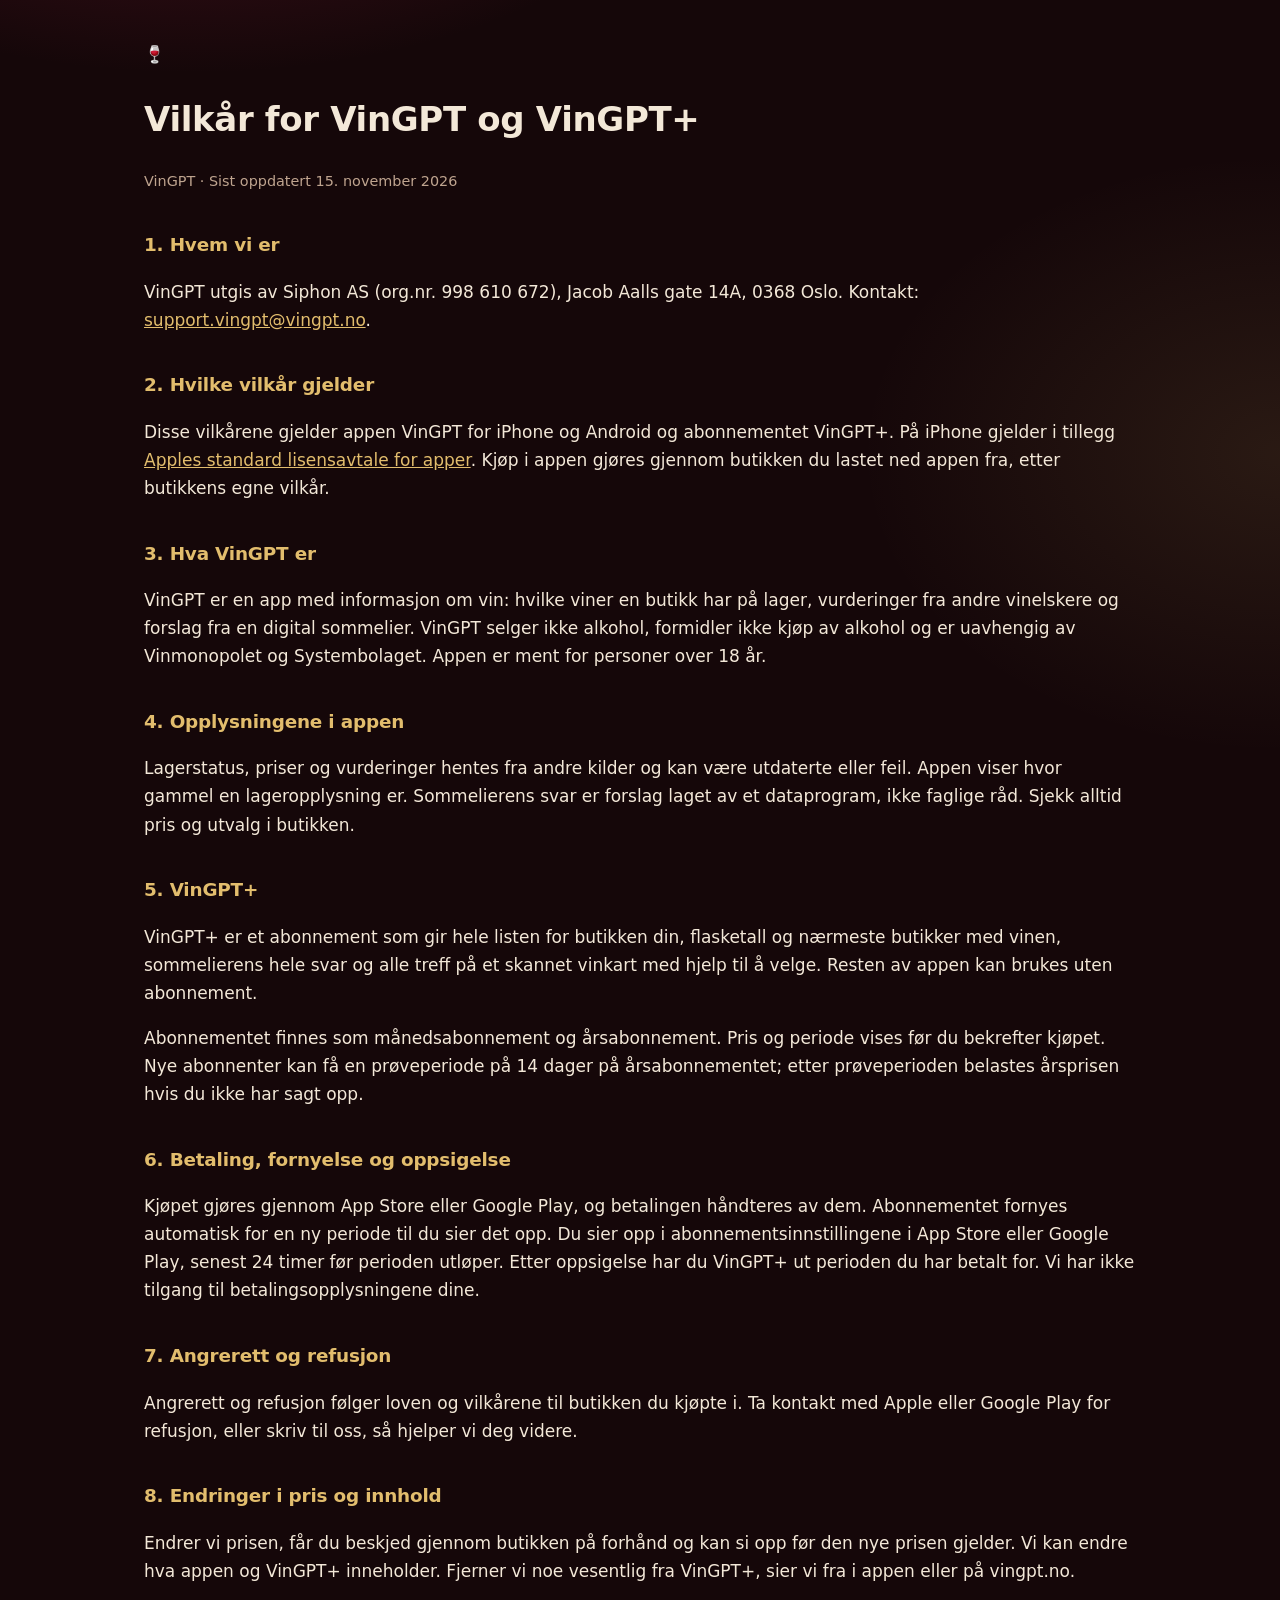
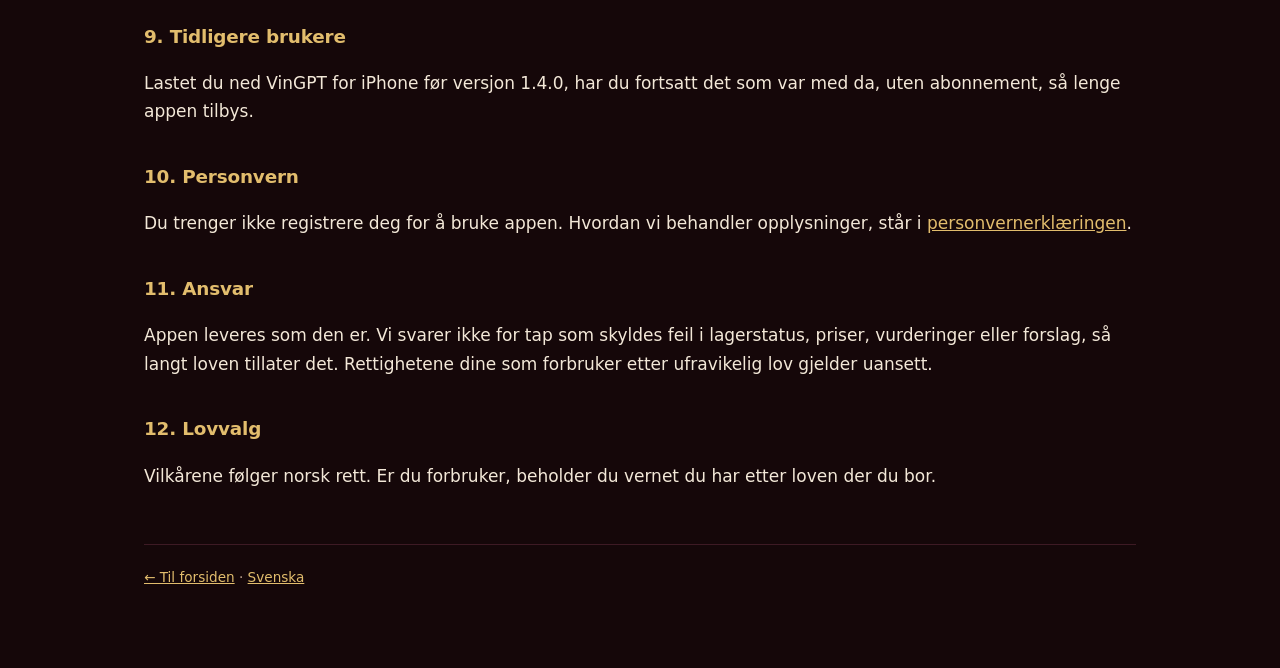
<file: vilkar/index.html>
<!doctype html>
<html lang="nb">
<head>
<meta charset="utf-8">
<meta name="viewport" content="width=device-width, initial-scale=1">
<title>VinGPT — vilkår for VinGPT og VinGPT+</title>
<link rel="icon" href="/favicon.ico" sizes="any">
<link rel="apple-touch-icon" href="/apple-touch-icon.png">
<meta name="description" content="Vilkår for appen VinGPT og abonnementet VinGPT+: hva som er med, betaling, fornyelse og oppsigelse gjennom App Store eller Google Play.">
<link rel="canonical" href="https://vingpt.no/vilkar/">
<link rel="alternate" hreflang="nb" href="https://vingpt.no/vilkar/">
<link rel="alternate" hreflang="sv" href="https://vingpt.no/sv/villkor/">
<link rel="stylesheet" href="../felles.css">
<script src="/besok.js" defer></script>
</head>
<body>
<main>
<div class="glass">🍷</div>
<h1>Vilkår for VinGPT og VinGPT+</h1>
<p class="moden">VinGPT · Sist oppdatert 15. november 2026</p>

<h2>1. Hvem vi er</h2>
<p>VinGPT utgis av Siphon AS (org.nr. 998 610 672), Jacob Aalls gate 14A,
0368 Oslo. Kontakt:
<a href="mailto:support.vingpt@vingpt.no">support.vingpt@vingpt.no</a>.</p>

<h2>2. Hvilke vilkår gjelder</h2>
<p>Disse vilkårene gjelder appen VinGPT for iPhone og Android og abonnementet
VinGPT+. På iPhone gjelder i tillegg
<a href="https://www.apple.com/legal/internet-services/itunes/dev/stdeula/">Apples
standard lisensavtale for apper</a>. Kjøp i appen gjøres gjennom butikken du
lastet ned appen fra, etter butikkens egne vilkår.</p>

<h2>3. Hva VinGPT er</h2>
<p>VinGPT er en app med informasjon om vin: hvilke viner en butikk har på lager,
vurderinger fra andre vinelskere og forslag fra en digital sommelier. VinGPT
selger ikke alkohol, formidler ikke kjøp av alkohol og er uavhengig av
Vinmonopolet og Systembolaget. Appen er ment for personer over 18 år.</p>

<h2>4. Opplysningene i appen</h2>
<p>Lagerstatus, priser og vurderinger hentes fra andre kilder og kan være
utdaterte eller feil. Appen viser hvor gammel en lageropplysning er.
Sommelierens svar er forslag laget av et dataprogram, ikke faglige råd. Sjekk
alltid pris og utvalg i butikken.</p>

<h2>5. VinGPT+</h2>
<p>VinGPT+ er et abonnement som gir hele listen for butikken din, flasketall og
nærmeste butikker med vinen, sommelierens hele svar og alle treff på et
skannet vinkart med hjelp til å velge. Resten av appen kan brukes uten
abonnement.</p>
<p>Abonnementet finnes som månedsabonnement og årsabonnement. Pris og periode
vises før du bekrefter kjøpet. Nye abonnenter kan få en prøveperiode på
14 dager på årsabonnementet; etter prøveperioden belastes årsprisen hvis du
ikke har sagt opp.</p>

<h2>6. Betaling, fornyelse og oppsigelse</h2>
<p>Kjøpet gjøres gjennom App Store eller Google Play, og betalingen håndteres
av dem. Abonnementet fornyes automatisk for en ny periode til du sier det opp.
Du sier opp i abonnementsinnstillingene i App Store eller Google Play, senest
24 timer før perioden utløper. Etter oppsigelse har du VinGPT+ ut perioden du
har betalt for. Vi har ikke tilgang til betalingsopplysningene dine.</p>

<h2>7. Angrerett og refusjon</h2>
<p>Angrerett og refusjon følger loven og vilkårene til butikken du kjøpte i. Ta
kontakt med Apple eller Google Play for refusjon, eller skriv til oss, så
hjelper vi deg videre.</p>

<h2>8. Endringer i pris og innhold</h2>
<p>Endrer vi prisen, får du beskjed gjennom butikken på forhånd og kan si opp
før den nye prisen gjelder. Vi kan endre hva appen og VinGPT+ inneholder.
Fjerner vi noe vesentlig fra VinGPT+, sier vi fra i appen eller på
vingpt.no.</p>

<h2>9. Tidligere brukere</h2>
<p>Lastet du ned VinGPT for iPhone før versjon 1.4.0, har du fortsatt det som
var med da, uten abonnement, så lenge appen tilbys.</p>

<h2>10. Personvern</h2>
<p>Du trenger ikke registrere deg for å bruke appen. Hvordan vi behandler
opplysninger, står i <a href="../personvern/">personvernerklæringen</a>.</p>

<h2>11. Ansvar</h2>
<p>Appen leveres som den er. Vi svarer ikke for tap som skyldes feil i
lagerstatus, priser, vurderinger eller forslag, så langt loven tillater det.
Rettighetene dine som forbruker etter ufravikelig lov gjelder uansett.</p>

<h2>12. Lovvalg</h2>
<p>Vilkårene følger norsk rett. Er du forbruker, beholder du vernet du har etter
loven der du bor.</p>

<footer><a href="../">← Til forsiden</a> · <a href="../sv/villkor/" lang="sv">Svenska</a></footer>
</main>
</body>
</html>
</file>
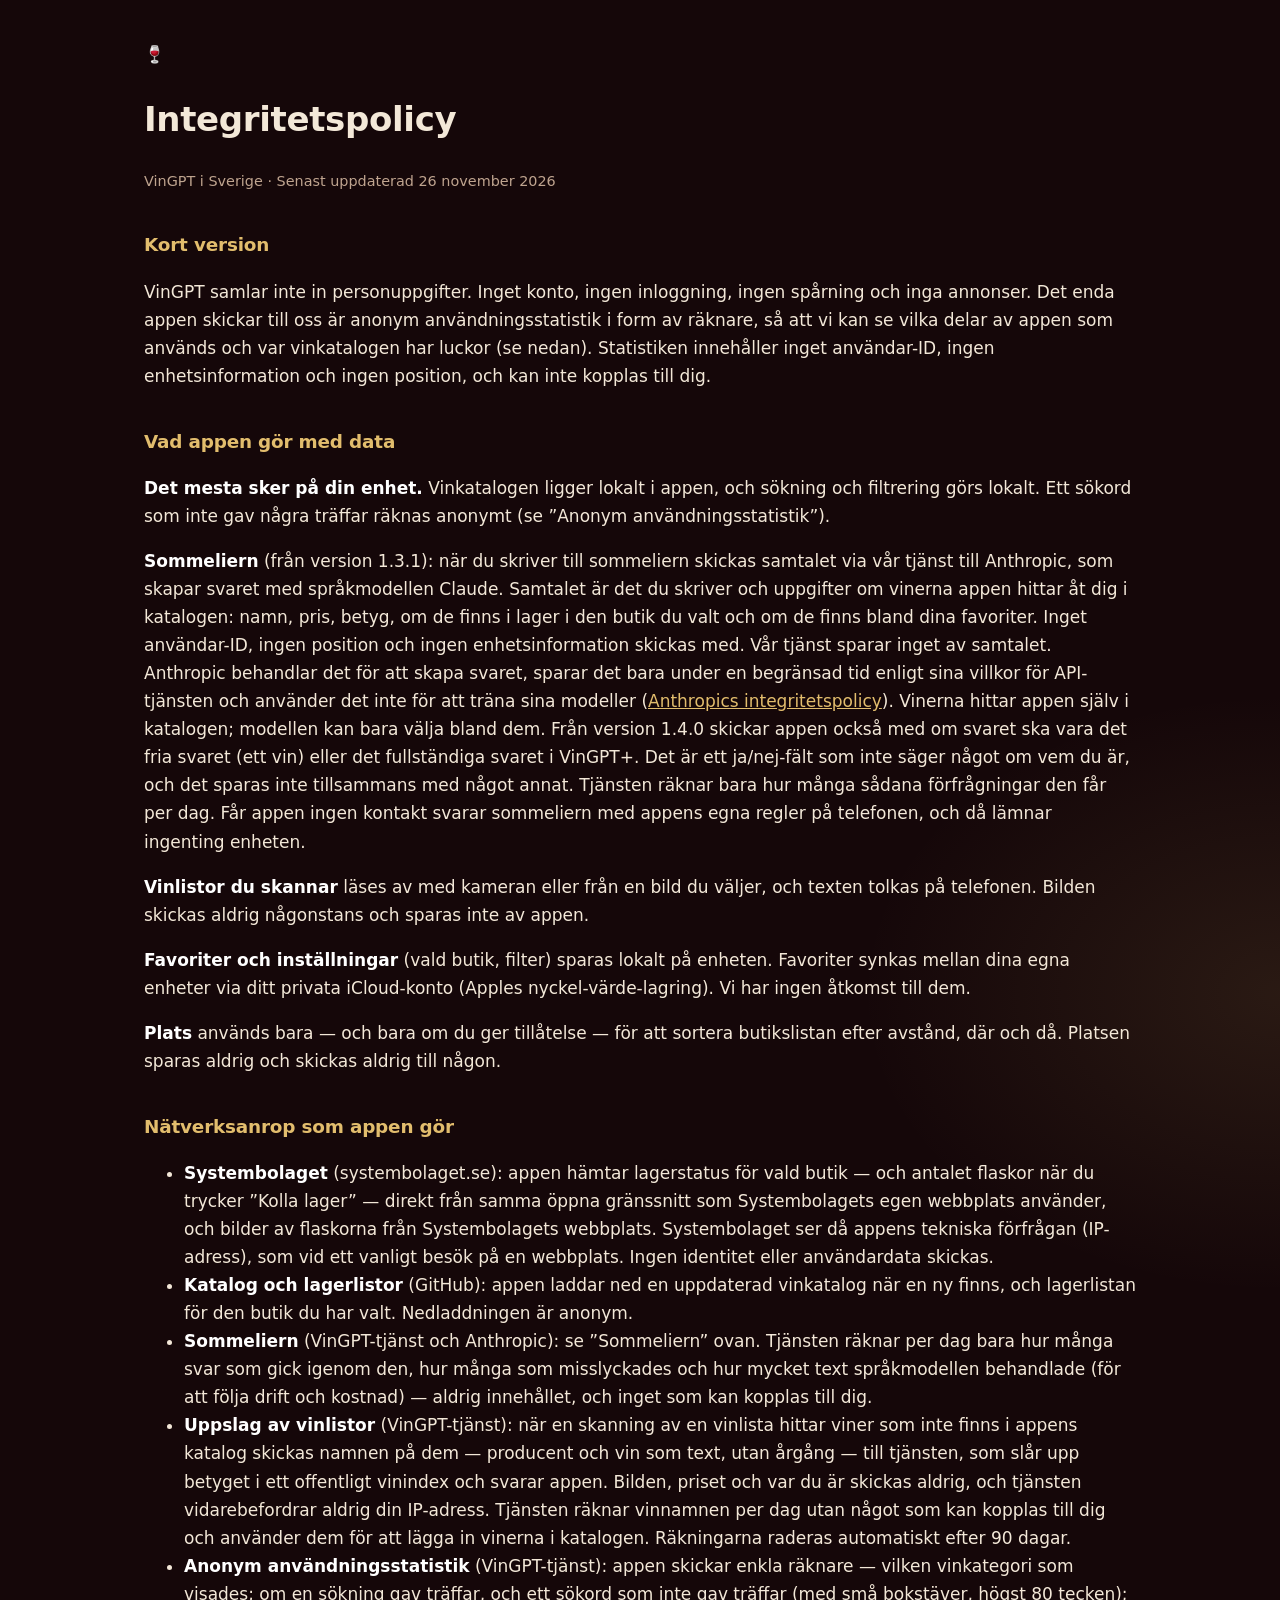
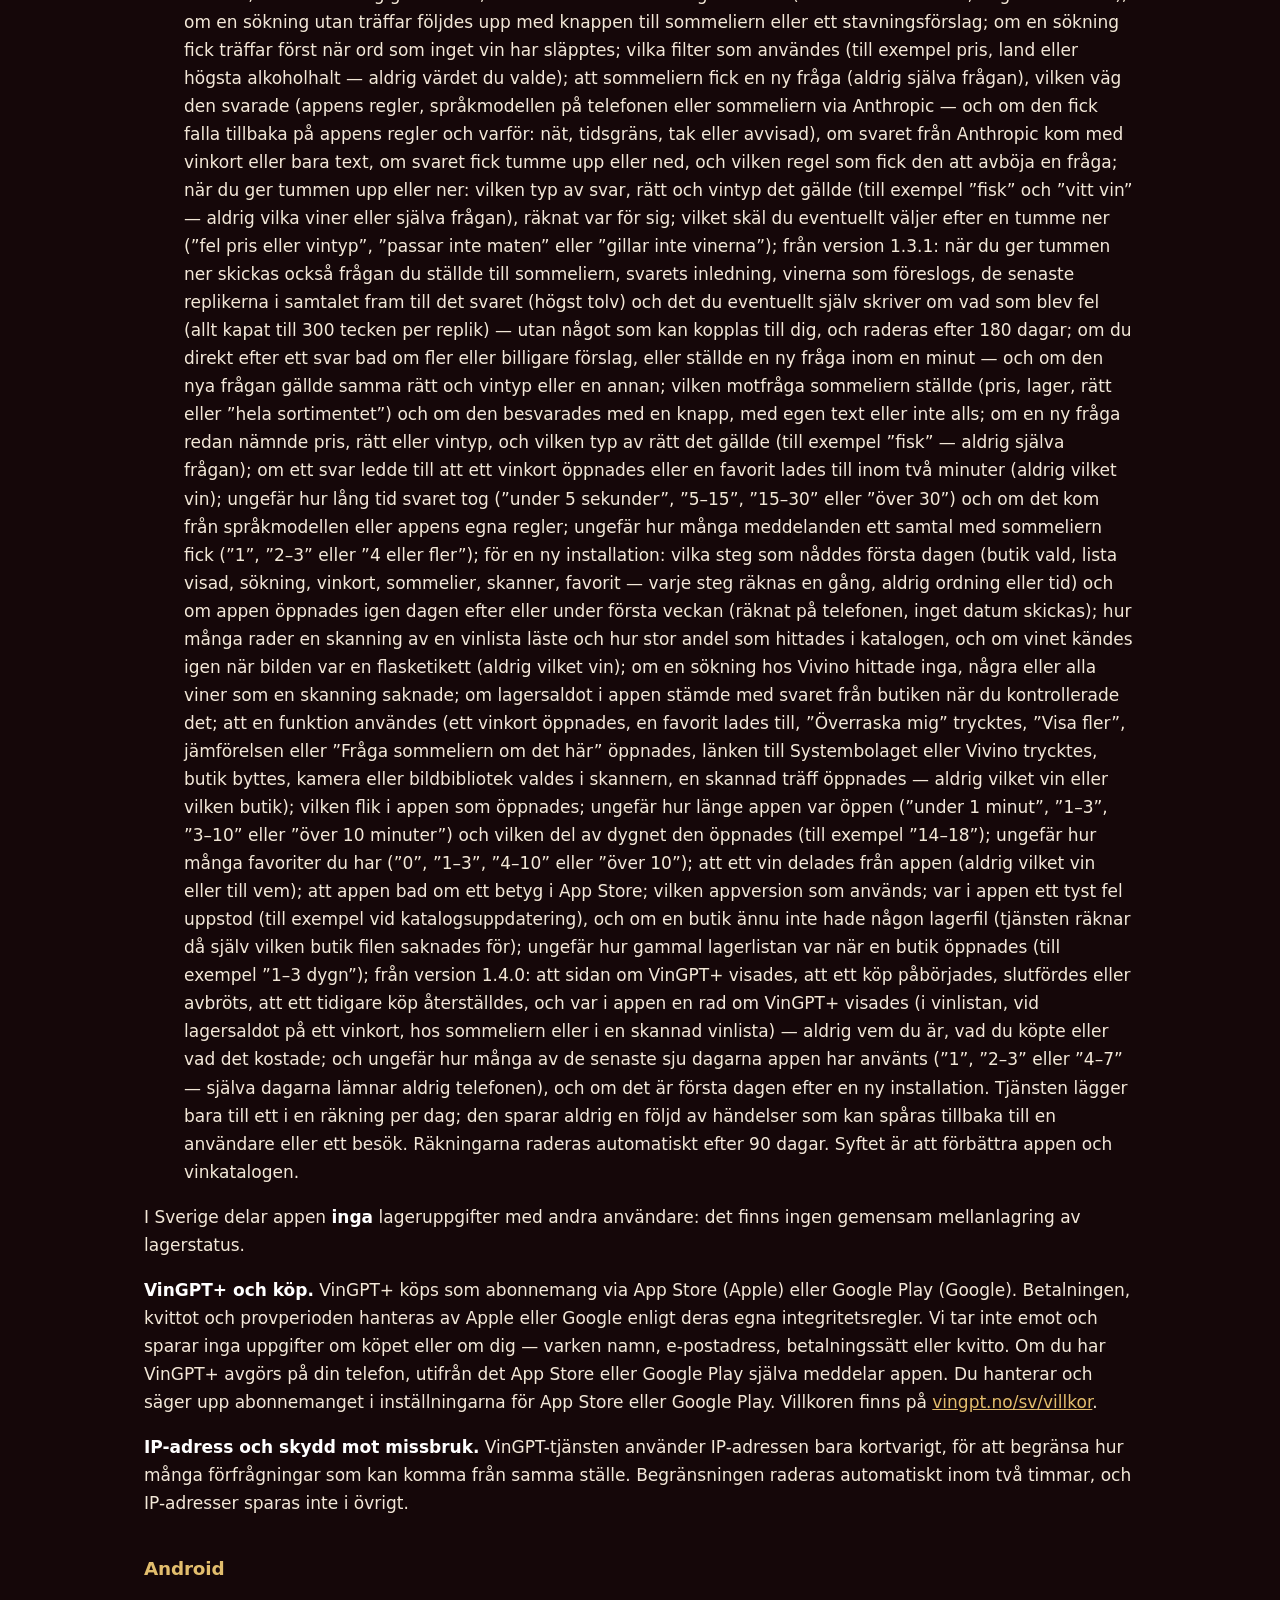
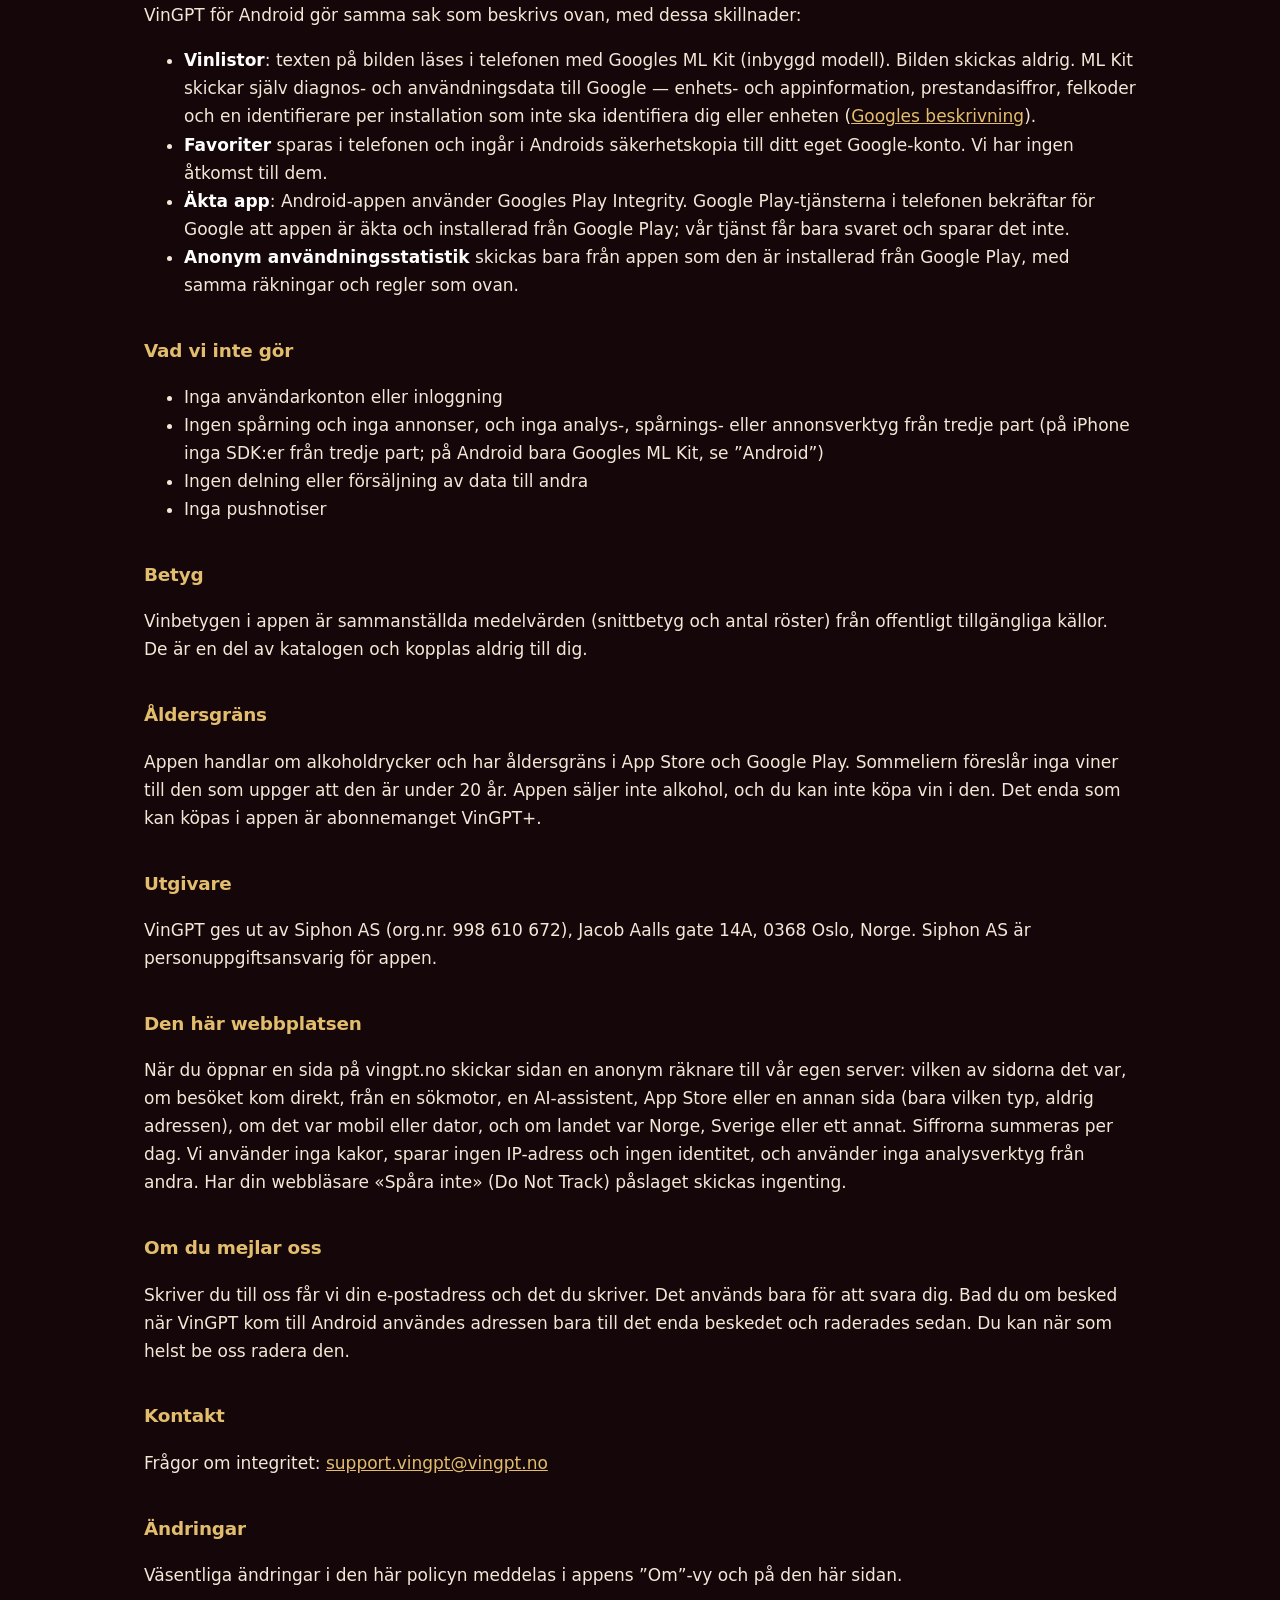
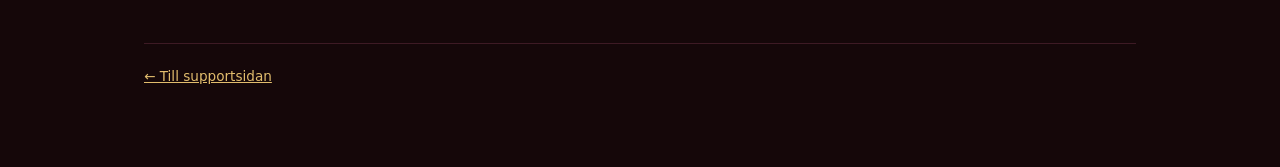
<file: sv/integritet/index.html>
<!doctype html>
<html lang="sv">
<head>
<meta charset="utf-8">
<meta name="viewport" content="width=device-width, initial-scale=1">
<title>VinGPT — integritetspolicy</title>
<meta name="description" content="Vad VinGPT gör med data: anonyma räknare utan enhets-id, inget konto, och samtalen med sommeliern sparas inte hos oss. Utgivare Siphon AS.">
<link rel="canonical" href="https://vingpt.no/sv/integritet/">
<link rel="alternate" hreflang="nb" href="https://vingpt.no/personvern/">
<link rel="alternate" hreflang="sv" href="https://vingpt.no/sv/integritet/">
<link rel="icon" href="/favicon.ico" sizes="any">
<link rel="apple-touch-icon" href="/apple-touch-icon.png">
<link rel="stylesheet" href="../../felles.css">
<script src="/besok.js" defer></script>
</head>
<body>
<main>
<div class="glass">🍷</div>
<h1>Integritetspolicy</h1>
<p class="moden">VinGPT i Sverige · Senast uppdaterad 26 november 2026</p>

<h2>Kort version</h2>
<p>VinGPT samlar inte in personuppgifter. Inget konto, ingen inloggning,
ingen spårning och inga annonser. Det enda appen skickar till oss är anonym
användningsstatistik i form av räknare, så att vi kan se vilka delar av
appen som används och var vinkatalogen har luckor (se nedan). Statistiken
innehåller inget användar-ID, ingen enhetsinformation och ingen position,
och kan inte kopplas till dig.</p>

<h2>Vad appen gör med data</h2>
<p><strong>Det mesta sker på din enhet.</strong> Vinkatalogen ligger lokalt i
appen, och sökning och filtrering görs lokalt. Ett sökord som inte gav några
träffar räknas anonymt (se ”Anonym användningsstatistik”).</p>
<p><strong>Sommeliern</strong> (från version 1.3.1): när du skriver till
sommeliern skickas samtalet via vår tjänst till Anthropic, som skapar svaret
med språkmodellen Claude. Samtalet är det du skriver och uppgifter om vinerna
appen hittar åt dig i katalogen: namn, pris, betyg, om de finns i lager i den
butik du valt och om de finns bland dina favoriter. Inget användar-ID, ingen
position och ingen enhetsinformation skickas med. Vår tjänst sparar inget av
samtalet. Anthropic behandlar det för att skapa svaret, sparar det bara under
en begränsad tid enligt sina villkor för API-tjänsten och använder det inte för
att träna sina modeller (<a href="https://www.anthropic.com/legal/privacy">Anthropics
integritetspolicy</a>). Vinerna hittar appen själv i katalogen; modellen kan
bara välja bland dem. Från version 1.4.0 skickar appen också med om svaret
ska vara det fria svaret (ett vin) eller det fullständiga svaret i VinGPT+.
Det är ett ja/nej-fält som inte säger något om vem du är, och det sparas inte
tillsammans med något annat. Tjänsten räknar bara hur många sådana
förfrågningar den får per dag. Får appen ingen kontakt svarar sommeliern med appens egna
regler på telefonen, och då lämnar ingenting enheten.</p>
<p><strong>Vinlistor du skannar</strong> läses av med kameran eller från
en bild du väljer, och texten tolkas på telefonen. Bilden skickas aldrig
någonstans och sparas inte av appen.</p>
<p><strong>Favoriter och inställningar</strong> (vald butik, filter)
sparas lokalt på enheten. Favoriter synkas mellan dina egna enheter via
ditt privata iCloud-konto (Apples nyckel-värde-lagring). Vi har ingen
åtkomst till dem.</p>
<p><strong>Plats</strong> används bara — och bara om du ger tillåtelse —
för att sortera butikslistan efter avstånd, där och då. Platsen sparas
aldrig och skickas aldrig till någon.</p>

<h2>Nätverksanrop som appen gör</h2>
<ul>
<li><strong>Systembolaget</strong> (systembolaget.se): appen hämtar
lagerstatus för vald butik — och antalet flaskor när du trycker ”Kolla
lager” — direkt från samma öppna gränssnitt som Systembolagets egen
webbplats använder, och bilder av flaskorna från Systembolagets webbplats.
Systembolaget ser då appens tekniska förfrågan (IP-adress), som vid ett
vanligt besök på en webbplats. Ingen identitet eller användardata
skickas.</li>
<li><strong>Katalog och lagerlistor</strong> (GitHub): appen laddar ned
en uppdaterad vinkatalog när en ny finns, och lagerlistan för den butik du
har valt. Nedladdningen är anonym.</li>
<li><strong>Sommeliern</strong> (VinGPT-tjänst och Anthropic): se ”Sommeliern”
ovan. Tjänsten räknar per dag bara hur många svar som gick igenom den, hur
många som misslyckades och hur mycket text språkmodellen behandlade (för att
följa drift och kostnad) — aldrig innehållet, och inget som kan kopplas till
dig.</li>
<li><strong>Uppslag av vinlistor</strong> (VinGPT-tjänst): när en skanning av
en vinlista hittar viner som inte finns i appens katalog skickas namnen på
dem — producent och vin som text, utan årgång — till tjänsten, som slår upp
betyget i ett offentligt vinindex och svarar appen. Bilden, priset och var
du är skickas aldrig, och tjänsten vidarebefordrar aldrig din IP-adress.
Tjänsten räknar vinnamnen per dag utan något som kan kopplas till dig och
använder dem för att lägga in vinerna i katalogen. Räkningarna raderas
automatiskt efter 90 dagar.</li>
<li><strong>Anonym användningsstatistik</strong> (VinGPT-tjänst): appen
skickar enkla räknare — vilken vinkategori som visades; om en sökning gav
träffar, och ett sökord som inte gav träffar (med små bokstäver, högst 80
tecken); om en sökning utan träffar följdes upp med knappen till sommeliern
eller ett stavningsförslag; om en sökning fick träffar först när ord som inget vin har släpptes; vilka filter som användes (till exempel pris, land eller högsta alkoholhalt — aldrig värdet du valde); att
sommeliern fick en ny fråga (aldrig själva frågan), vilken väg den
svarade (appens regler, språkmodellen på telefonen eller sommeliern via
Anthropic — och om den fick falla tillbaka på appens regler och varför: nät,
tidsgräns, tak eller avvisad), om svaret från Anthropic kom med vinkort eller
bara text, om svaret fick tumme upp eller ned, och vilken regel som fick den
att avböja en fråga; när du ger tummen upp eller ner: vilken typ av svar,
rätt och vintyp det gällde (till exempel ”fisk” och ”vitt vin” — aldrig
vilka viner eller själva frågan), räknat var för sig; vilket skäl du
eventuellt väljer efter en tumme ner (”fel pris eller vintyp”, ”passar
inte maten” eller ”gillar inte vinerna”); från version 1.3.1: när du ger
tummen ner skickas också frågan du ställde till sommeliern, svarets inledning,
vinerna som föreslogs, de senaste replikerna i samtalet fram till det svaret
(högst tolv) och det du eventuellt själv skriver om vad som blev fel (allt kapat
till 300 tecken per replik) — utan något som kan kopplas till dig, och raderas
efter 180 dagar; om du direkt efter
ett svar bad om fler eller billigare förslag, eller ställde en ny fråga
inom en minut — och om den nya frågan gällde samma rätt och vintyp eller
en annan; vilken motfråga sommeliern ställde (pris, lager, rätt eller
”hela sortimentet”) och om den besvarades med en knapp, med egen text eller
inte alls; om en ny fråga redan nämnde pris, rätt eller vintyp, och vilken
typ av rätt det gällde (till exempel ”fisk” — aldrig själva frågan); om ett
svar ledde till att ett vinkort öppnades eller en favorit lades till inom två
minuter (aldrig vilket vin); ungefär hur lång tid svaret tog (”under 5
sekunder”, ”5–15”, ”15–30” eller ”över 30”) och om det kom från språkmodellen
eller appens egna regler; ungefär hur många meddelanden ett samtal med
sommeliern fick (”1”, ”2–3” eller ”4 eller fler”); för en ny installation:
vilka steg som nåddes första dagen (butik vald, lista visad, sökning, vinkort,
sommelier, skanner, favorit — varje steg räknas en gång, aldrig ordning eller
tid) och om appen öppnades igen dagen efter eller under första veckan (räknat
på telefonen, inget datum skickas); hur många rader en skanning av en vinlista läste och
hur stor andel som hittades i katalogen, och om vinet kändes igen när
bilden var en flasketikett (aldrig vilket vin); om en sökning hos Vivino
hittade inga, några eller alla viner som en skanning saknade; om lagersaldot i appen stämde med
svaret från butiken när du kontrollerade det; att en funktion användes (ett
vinkort öppnades, en favorit lades till, ”Överraska mig” trycktes, ”Visa
fler”, jämförelsen eller ”Fråga sommeliern om det här” öppnades, länken till
Systembolaget eller Vivino trycktes, butik byttes, kamera eller bildbibliotek
valdes i skannern, en skannad träff öppnades — aldrig vilket vin eller vilken
butik); vilken flik i appen som öppnades; ungefär hur länge appen var öppen
(”under 1 minut”, ”1–3”, ”3–10” eller ”över 10 minuter”) och vilken del av
dygnet den öppnades (till exempel ”14–18”); ungefär hur många favoriter du
har (”0”, ”1–3”, ”4–10” eller ”över 10”); att ett vin
delades från appen (aldrig vilket vin eller till vem); att appen bad
om ett betyg i App Store; vilken appversion som används; var i appen ett
tyst fel uppstod (till exempel vid katalogsuppdatering), och om en butik
ännu inte hade någon lagerfil (tjänsten räknar då själv vilken butik filen
saknades för); ungefär hur gammal
lagerlistan var när en butik öppnades (till exempel ”1–3 dygn”); från version 1.4.0: att sidan om VinGPT+ visades, att ett köp
påbörjades, slutfördes eller avbröts, att ett tidigare köp återställdes, och
var i appen en rad om VinGPT+ visades (i vinlistan, vid lagersaldot på ett
vinkort, hos sommeliern eller i en skannad vinlista) — aldrig vem du är, vad
du köpte eller vad det kostade; och
ungefär hur många av de senaste sju dagarna appen har använts (”1”, ”2–3”
eller ”4–7” — själva dagarna lämnar aldrig telefonen), och om det är första
dagen efter en ny installation. Tjänsten lägger bara till ett i en räkning per
dag; den sparar aldrig en följd av händelser som kan spåras tillbaka till
en användare eller ett besök. Räkningarna raderas automatiskt efter 90
dagar. Syftet är att förbättra appen och vinkatalogen.</li>
</ul>
<p>I Sverige delar appen <strong>inga</strong> lageruppgifter med andra
användare: det finns ingen gemensam mellanlagring av lagerstatus.</p>

<p><strong>VinGPT+ och köp.</strong> VinGPT+ köps som abonnemang via App
Store (Apple) eller Google Play (Google). Betalningen, kvittot och
provperioden hanteras av Apple eller Google enligt deras egna
integritetsregler. Vi tar inte emot och sparar inga uppgifter om köpet eller
om dig — varken namn, e-postadress, betalningssätt eller kvitto. Om du har
VinGPT+ avgörs på din telefon, utifrån det App Store eller Google Play själva
meddelar appen. Du hanterar och säger upp abonnemanget i inställningarna för
App Store eller Google Play. Villkoren finns på
<a href="../villkor/">vingpt.no/sv/villkor</a>.</p>

<p><strong>IP-adress och skydd mot missbruk.</strong> VinGPT-tjänsten
använder IP-adressen bara kortvarigt, för att begränsa hur många
förfrågningar som kan komma från samma ställe. Begränsningen raderas
automatiskt inom två timmar, och IP-adresser sparas inte i övrigt.</p>

<h2>Android</h2>
<p>VinGPT för Android gör samma sak som beskrivs ovan, med dessa skillnader:</p>
<ul>
<li><strong>Vinlistor</strong>: texten på bilden läses i telefonen med Googles
ML Kit (inbyggd modell). Bilden skickas aldrig. ML Kit skickar själv diagnos-
och användningsdata till Google — enhets- och appinformation, prestandasiffror,
felkoder och en identifierare per installation som inte ska identifiera dig
eller enheten
(<a href="https://developers.google.com/ml-kit/android-data-disclosure">Googles
beskrivning</a>).</li>
<li><strong>Favoriter</strong> sparas i telefonen och ingår i Androids
säkerhetskopia till ditt eget Google-konto. Vi har ingen åtkomst till dem.</li>
<li><strong>Äkta app</strong>: Android-appen använder Googles Play Integrity.
Google Play-tjänsterna i telefonen bekräftar för Google att appen är äkta och
installerad från Google Play; vår tjänst får bara svaret och sparar det inte.</li>
<li><strong>Anonym användningsstatistik</strong> skickas bara från appen som
den är installerad från Google Play, med samma räkningar och regler som ovan.</li>
</ul>

<h2>Vad vi inte gör</h2>
<ul>
<li>Inga användarkonton eller inloggning</li>
<li>Ingen spårning och inga annonser, och inga analys-, spårnings- eller annonsverktyg från tredje part (på iPhone inga SDK:er från tredje part; på Android bara Googles ML Kit, se ”Android”)</li>
<li>Ingen delning eller försäljning av data till andra</li>
<li>Inga pushnotiser</li>
</ul>

<h2>Betyg</h2>
<p>Vinbetygen i appen är sammanställda medelvärden (snittbetyg och antal
röster) från offentligt tillgängliga källor. De är en del av katalogen
och kopplas aldrig till dig.</p>

<h2>Åldersgräns</h2>
<p>Appen handlar om alkoholdrycker och har åldersgräns i App Store och Google Play.
Sommeliern föreslår inga viner till den som uppger att den är under 20 år.
Appen säljer inte alkohol, och du kan inte köpa vin i den. Det enda som kan
köpas i appen är abonnemanget VinGPT+.</p>

<h2>Utgivare</h2>
<p>VinGPT ges ut av Siphon AS (org.nr. 998 610 672), Jacob Aalls gate 14A,
0368 Oslo, Norge. Siphon AS är personuppgiftsansvarig för appen.</p>

<h2>Den här webbplatsen</h2>
<p>När du öppnar en sida på vingpt.no skickar sidan en anonym räknare till vår egen server: vilken av
sidorna det var, om besöket kom direkt, från en sökmotor, en AI-assistent, App Store eller en annan
sida (bara vilken typ, aldrig adressen), om det var mobil eller dator, och om landet var Norge,
Sverige eller ett annat. Siffrorna summeras per dag. Vi använder inga kakor, sparar ingen IP-adress
och ingen identitet, och använder inga analysverktyg från andra. Har din webbläsare «Spåra inte»
(Do Not Track) påslaget skickas ingenting.</p>

<h2>Om du mejlar oss</h2>
<p>Skriver du till oss får vi din e-postadress och det du skriver. Det används bara för att svara dig. Bad du om besked när VinGPT kom till Android användes adressen bara till det enda beskedet och raderades sedan. Du kan när som helst be oss radera den.</p>

<h2>Kontakt</h2>
<p>Frågor om integritet:
<a href="mailto:support.vingpt@vingpt.no">support.vingpt@vingpt.no</a></p>

<h2>Ändringar</h2>
<p>Väsentliga ändringar i den här policyn meddelas i appens ”Om”-vy och
på den här sidan.</p>

<footer><a href="../">← Till supportsidan</a></footer>
</main>
</body>
</html>
</file>
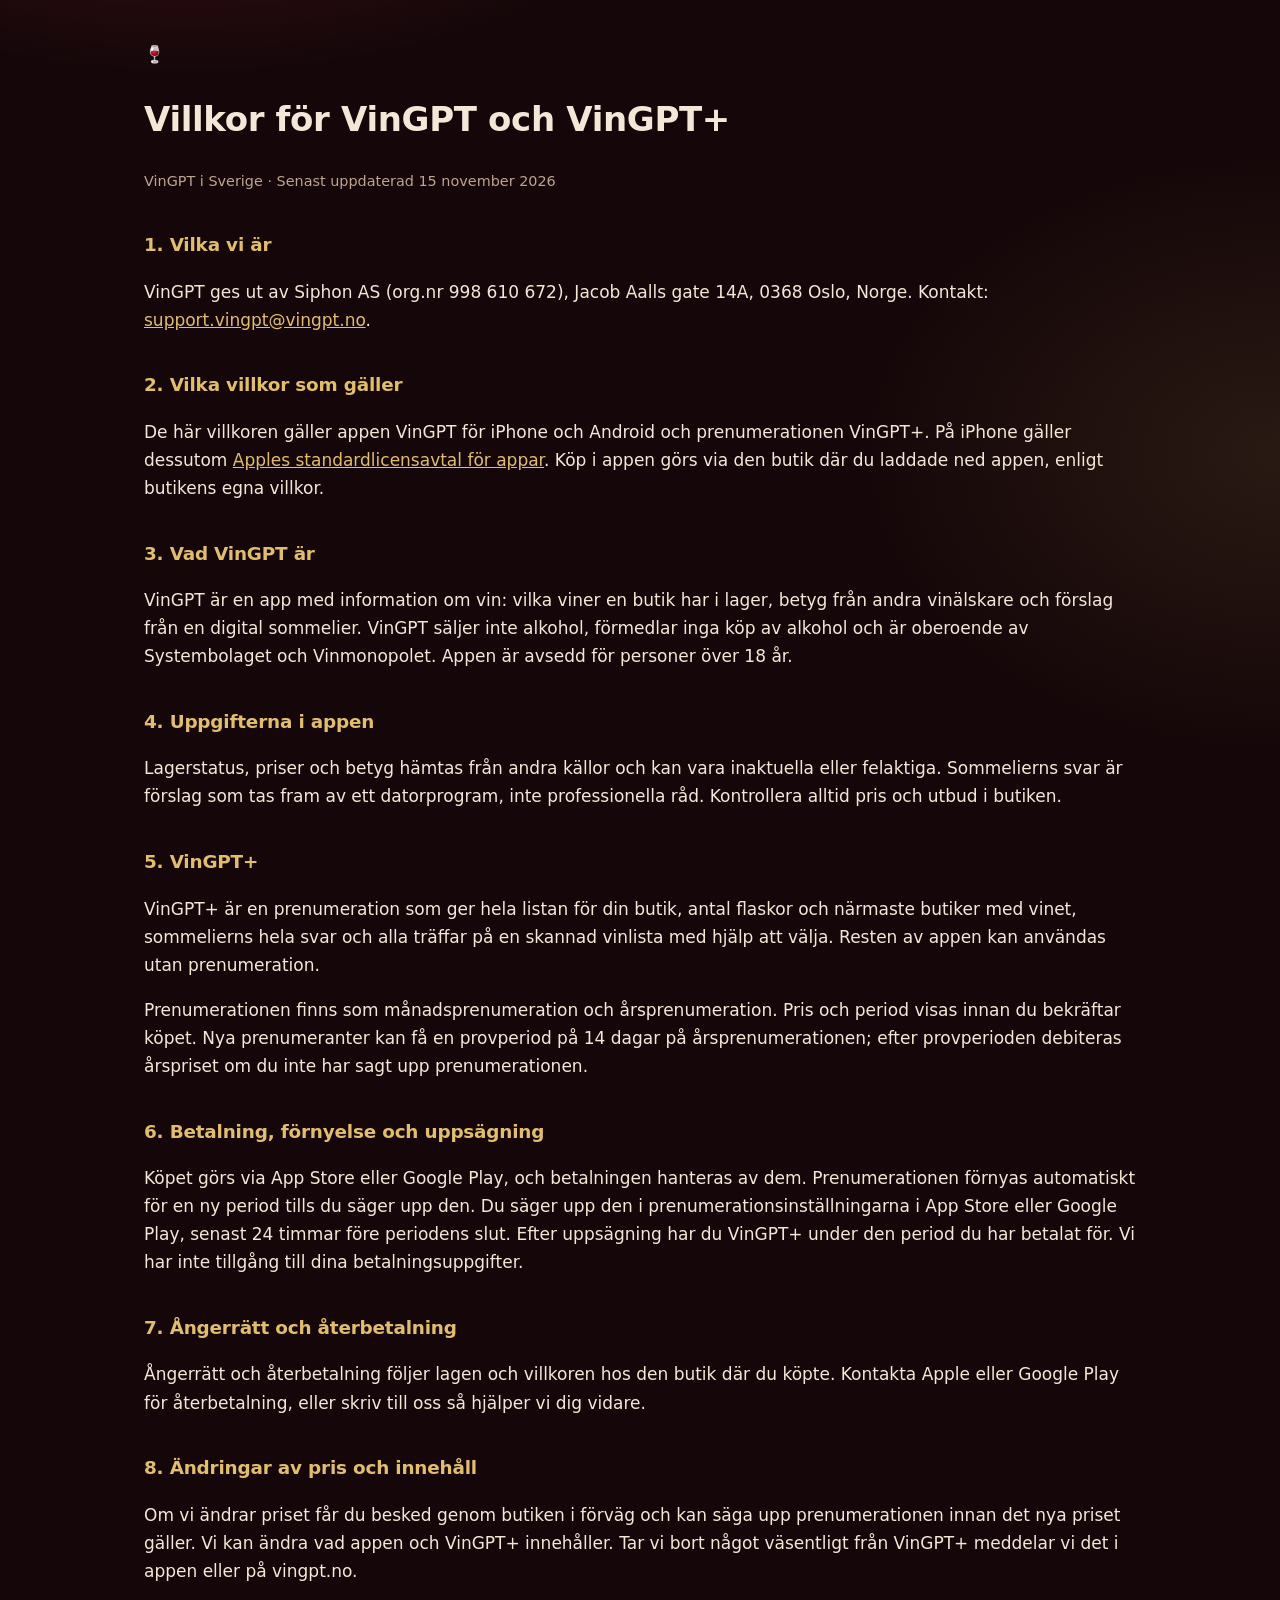
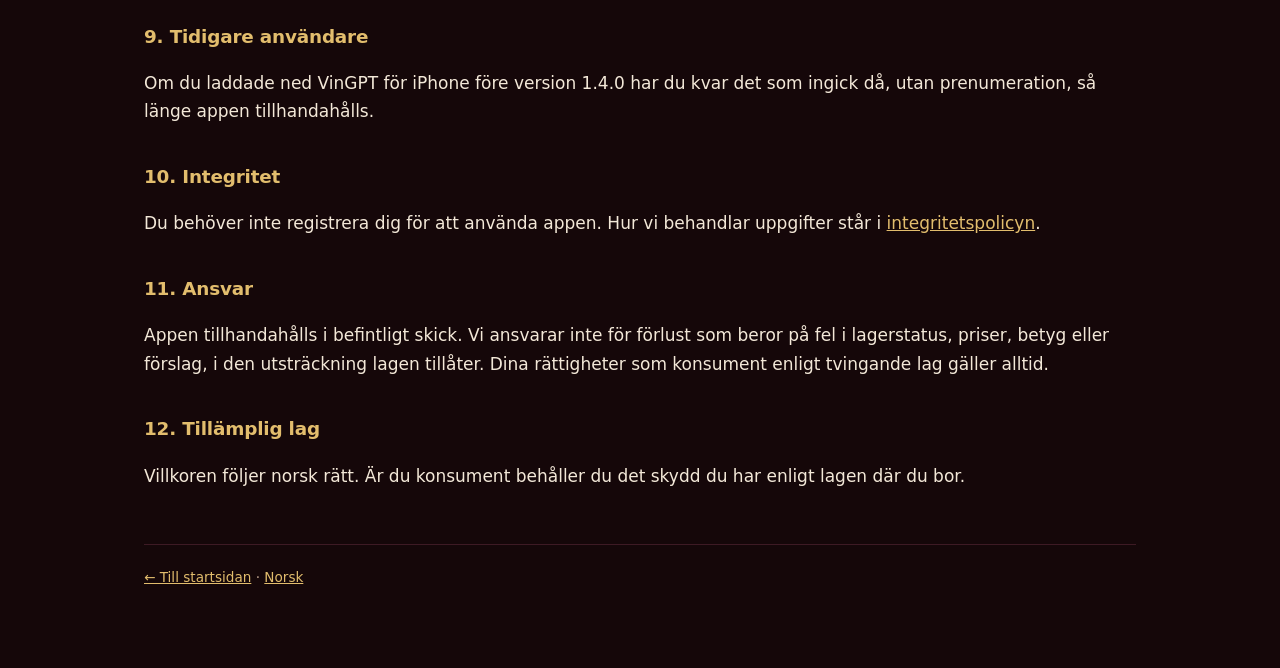
<file: sv/villkor/index.html>
<!doctype html>
<html lang="sv">
<head>
<meta charset="utf-8">
<meta name="viewport" content="width=device-width, initial-scale=1">
<title>VinGPT — villkor för VinGPT och VinGPT+</title>
<link rel="icon" href="/favicon.ico" sizes="any">
<link rel="apple-touch-icon" href="/apple-touch-icon.png">
<meta name="description" content="Villkor för appen VinGPT och prenumerationen VinGPT+: vad som ingår, betalning, förnyelse och uppsägning via App Store eller Google Play.">
<link rel="canonical" href="https://vingpt.no/sv/villkor/">
<link rel="alternate" hreflang="nb" href="https://vingpt.no/vilkar/">
<link rel="alternate" hreflang="sv" href="https://vingpt.no/sv/villkor/">
<link rel="stylesheet" href="../../felles.css">
<script src="/besok.js" defer></script>
</head>
<body>
<main>
<div class="glass">🍷</div>
<h1>Villkor för VinGPT och VinGPT+</h1>
<p class="moden">VinGPT i Sverige · Senast uppdaterad 15 november 2026</p>

<h2>1. Vilka vi är</h2>
<p>VinGPT ges ut av Siphon AS (org.nr 998 610 672), Jacob Aalls gate 14A,
0368 Oslo, Norge. Kontakt:
<a href="mailto:support.vingpt@vingpt.no">support.vingpt@vingpt.no</a>.</p>

<h2>2. Vilka villkor som gäller</h2>
<p>De här villkoren gäller appen VinGPT för iPhone och Android och
prenumerationen VinGPT+. På iPhone gäller dessutom
<a href="https://www.apple.com/legal/internet-services/itunes/dev/stdeula/">Apples
standardlicensavtal för appar</a>. Köp i appen görs via den butik där du laddade
ned appen, enligt butikens egna villkor.</p>

<h2>3. Vad VinGPT är</h2>
<p>VinGPT är en app med information om vin: vilka viner en butik har i lager,
betyg från andra vinälskare och förslag från en digital sommelier. VinGPT
säljer inte alkohol, förmedlar inga köp av alkohol och är oberoende av
Systembolaget och Vinmonopolet. Appen är avsedd för personer över 18 år.</p>

<h2>4. Uppgifterna i appen</h2>
<p>Lagerstatus, priser och betyg hämtas från andra källor och kan vara
inaktuella eller felaktiga. Sommelierns svar är förslag som tas fram av ett
datorprogram, inte professionella råd. Kontrollera alltid pris och utbud i
butiken.</p>

<h2>5. VinGPT+</h2>
<p>VinGPT+ är en prenumeration som ger hela listan för din butik, antal flaskor
och närmaste butiker med vinet, sommelierns hela svar och alla träffar på en
skannad vinlista med hjälp att välja. Resten av appen kan användas utan
prenumeration.</p>
<p>Prenumerationen finns som månadsprenumeration och årsprenumeration. Pris och
period visas innan du bekräftar köpet. Nya prenumeranter kan få en provperiod
på 14 dagar på årsprenumerationen; efter provperioden debiteras årspriset om
du inte har sagt upp prenumerationen.</p>

<h2>6. Betalning, förnyelse och uppsägning</h2>
<p>Köpet görs via App Store eller Google Play, och betalningen hanteras av dem.
Prenumerationen förnyas automatiskt för en ny period tills du säger upp den. Du
säger upp den i prenumerationsinställningarna i App Store eller Google Play,
senast 24 timmar före periodens slut. Efter uppsägning har du VinGPT+ under den
period du har betalat för. Vi har inte tillgång till dina
betalningsuppgifter.</p>

<h2>7. Ångerrätt och återbetalning</h2>
<p>Ångerrätt och återbetalning följer lagen och villkoren hos den butik där du
köpte. Kontakta Apple eller Google Play för återbetalning, eller skriv till oss
så hjälper vi dig vidare.</p>

<h2>8. Ändringar av pris och innehåll</h2>
<p>Om vi ändrar priset får du besked genom butiken i förväg och kan säga upp
prenumerationen innan det nya priset gäller. Vi kan ändra vad appen och
VinGPT+ innehåller. Tar vi bort något väsentligt från VinGPT+ meddelar vi det
i appen eller på vingpt.no.</p>

<h2>9. Tidigare användare</h2>
<p>Om du laddade ned VinGPT för iPhone före version 1.4.0 har du kvar det som
ingick då, utan prenumeration, så länge appen tillhandahålls.</p>

<h2>10. Integritet</h2>
<p>Du behöver inte registrera dig för att använda appen. Hur vi behandlar
uppgifter står i <a href="../integritet/">integritetspolicyn</a>.</p>

<h2>11. Ansvar</h2>
<p>Appen tillhandahålls i befintligt skick. Vi ansvarar inte för förlust som
beror på fel i lagerstatus, priser, betyg eller förslag, i den utsträckning
lagen tillåter. Dina rättigheter som konsument enligt tvingande lag gäller
alltid.</p>

<h2>12. Tillämplig lag</h2>
<p>Villkoren följer norsk rätt. Är du konsument behåller du det skydd du har
enligt lagen där du bor.</p>

<footer><a href="../">← Till startsidan</a> · <a href="../../vilkar/" lang="nb">Norsk</a></footer>
</main>
</body>
</html>
</file>
<file: felles.css>
/* VinGPT-sida — felles stil (sidene bygges av bygg.py). v3 05.11.2026: hero med telefon, systemfont (Jens 06.11: rett telefon, ingen webfonter), kort med ikon. */
:root {
  color-scheme: dark;
  --bg:#150709; --bg2:#23090f; --flate:#2a0f16; --kant:#3d1a24; --tekst:#f3e8d8; --dempet:#bfa48f;
  --gull:#e2bd6d; --gull2:#f3dba0; --rod:#8d1f3a;
}
* { box-sizing:border-box; }
html { scroll-behavior:smooth; }
body { margin:0; background:var(--bg); color:var(--tekst);
  font:17px/1.65 -apple-system,system-ui,"Helvetica Neue",Arial,sans-serif;
  background-image:
    radial-gradient(900px 500px at 15% -10%, rgba(141,31,58,.45), transparent 60%),
    radial-gradient(700px 500px at 100% 20%, rgba(226,189,109,.10), transparent 60%);
  background-repeat:no-repeat; }
main { max-width:1040px; margin:0 auto; padding:40px 24px 80px; }
h1,h2,h3,.lofte { font-family:-apple-system,system-ui,"Helvetica Neue",Arial,sans-serif; letter-spacing:-.01em; font-weight:700; }
.merkenavn { font-size:1.6rem; font-weight:700; letter-spacing:-.01em; }
h2 { color:var(--gull); font-size:1.15rem; margin:2em 0 .4em; font-weight:600; }
a { color:var(--gull); }
strong { color:#fff; }
.moden { color:var(--dempet); font-size:.9rem; margin-bottom:2em; }
footer { margin-top:4em; padding-top:1.5em; border-top:1px solid var(--kant); color:var(--dempet); font-size:.85rem; }

/* Topp */
.topp { display:flex; align-items:center; justify-content:space-between; gap:16px; margin-bottom:48px; }
.topp .merke { display:flex; align-items:center; gap:10px; text-decoration:none; color:var(--tekst); }
.topp .merke svg { width:30px; height:30px; }
.topp nav a { color:var(--dempet); text-decoration:none; margin-left:18px; font-size:.95rem; }
.topp nav a:hover { color:var(--gull); }
.sprak { margin-left:18px; padding-left:18px; border-left:1px solid var(--kant); white-space:nowrap; }
.sprak a { margin-left:12px; font-size:.85rem; }
.sprak a[aria-current] { color:var(--gull); font-weight:600; }

/* Hero: tekst venstre, telefon høyre */
.hero { display:grid; grid-template-columns:1.15fr .85fr; gap:40px; align-items:center; margin-bottom:72px; }
.hero .lofte { font-size:clamp(2.1rem,4.6vw,3.3rem); line-height:1.08; margin:0 0 .5em; font-weight:600; color:#fff; }
.hero .lofte em { font-style:italic; color:var(--gull2); }
.hero p { margin:.4em 0; font-size:1.1rem; color:#e6d8c8; max-width:34em; }
.appstore { display:inline-flex; align-items:center; gap:10px; margin:1.2em 0 .6em; padding:15px 26px; border-radius:14px;
  background:linear-gradient(180deg,var(--gull2),var(--gull)); color:#1a090e; font-weight:700; text-decoration:none; font-size:1.05rem; white-space:nowrap;
  box-shadow:0 10px 30px rgba(226,189,109,.25); }
.appstore:hover { filter:brightness(1.06); }
.knapper { display:flex; flex-wrap:wrap; align-items:center; gap:12px; margin:1.2em 0 .6em; }
.knapper .appstore { margin:0; }
.band .knapper { justify-content:center; }
.appstore svg { width:20px; height:20px; }
.krav { color:var(--dempet); font-size:.85rem; margin-top:.2em; }
.merker { list-style:none; padding:0; margin:1.2em 0 0; display:flex; flex-wrap:wrap; gap:8px; }
.merker li { font-size:.8rem; color:var(--tekst); background:rgba(255,255,255,.04); border:1px solid var(--kant); border-radius:999px; padding:4px 12px; }
.telefon { position:relative; justify-self:center; }
.skjermer { position:relative; width:min(300px,80vw); aspect-ratio:600/1303; margin:0 auto; }
.skjermer img { position:absolute; inset:0; width:100%; height:100%; object-fit:cover; display:block; border-radius:34px; border:6px solid #0b0405;
  box-shadow:0 40px 80px rgba(0,0,0,.6), 0 0 0 1px rgba(255,255,255,.06); opacity:0; transition:opacity .9s ease; }
.skjermer img.aktiv { opacity:1; }
.bildetekst { text-align:center; color:var(--dempet); font-size:.9rem; margin:18px 0 0; min-height:1.4em; }
.prikker { display:flex; justify-content:center; gap:8px; margin-top:10px; }
.prikker button { width:8px; height:8px; padding:0; border:0; border-radius:50%; background:var(--kant); cursor:pointer; transition:background .3s, transform .3s; }
.prikker button.aktiv { background:var(--gull); transform:scale(1.3); }
.telefon::before { content:""; position:absolute; inset:-30px; border-radius:50%; z-index:-1;
  background:radial-gradient(closest-side, rgba(226,189,109,.18), transparent); }

/* Seksjoner */
h2.seksjon { font-size:clamp(1.6rem,3vw,2.1rem); color:#fff; text-align:center; margin:0 0 .35em; font-weight:600; }
.ingress { text-align:center; color:var(--dempet); margin:0 auto 2em; max-width:40em; }
section { margin-bottom:80px; }
.kort { display:grid; grid-template-columns:repeat(3,1fr); gap:16px; }
.kort > div { background:linear-gradient(180deg,rgba(255,255,255,.045),rgba(255,255,255,.02)); border:1px solid var(--kant); border-radius:20px; padding:22px 22px 20px; }
.kort svg { width:30px; height:30px; color:var(--gull); margin-bottom:12px; }
.kort h3 { color:#fff; font-size:1.1rem; margin:0 0 .35em; font-weight:600; }
.kort p { margin:0; font-size:.95rem; color:#d9c8b6; }
.steg { counter-reset:steg; list-style:none; padding:0; margin:0; display:grid; grid-template-columns:repeat(3,1fr); gap:16px; }
.steg li { counter-increment:steg; background:var(--flate); border:1px solid var(--kant); border-radius:20px; padding:22px; }
.steg li::before { content:counter(steg); display:inline-block; width:2em; height:2em; border-radius:50%; margin-bottom:10px;
  background:var(--gull); color:#1a090e; font-weight:700; text-align:center; line-height:2em; }
.steg strong { display:block; color:#fff; font-size:1.1rem; margin-bottom:.2em; }
.bilder { display:grid; grid-template-columns:repeat(4,1fr); gap:18px; }
.bilder img { width:100%; height:auto; display:block; border-radius:26px; border:5px solid #0b0405; box-shadow:0 24px 50px rgba(0,0,0,.55); }
.faq h3 { font-size:1.08rem; color:var(--gull); margin:1.8em 0 .3em; font-weight:600; }
.faq p { color:#e0d2c2; }
.band { text-align:center; background:linear-gradient(135deg,#3a0f1d,#1d0a10); border:1px solid var(--kant); border-radius:26px; padding:44px 24px; }
.band .lofte { font-size:1.7rem; margin:0 0 .3em; color:#fff; }
.band p { color:var(--dempet); margin:0; }

@media (max-width:760px) {
  .hero { grid-template-columns:1fr; gap:28px; text-align:center; }
  .hero p { margin-left:auto; margin-right:auto; }
  .merker { justify-content:center; }

  .kort, .steg { grid-template-columns:1fr; }
  .bilder { grid-template-columns:1fr 1fr; gap:12px; }
  .topp nav a.anker { display:none; }
  .sprak { margin-left:0; padding-left:0; border:0; }
  section { margin-bottom:56px; }
}
</file>
